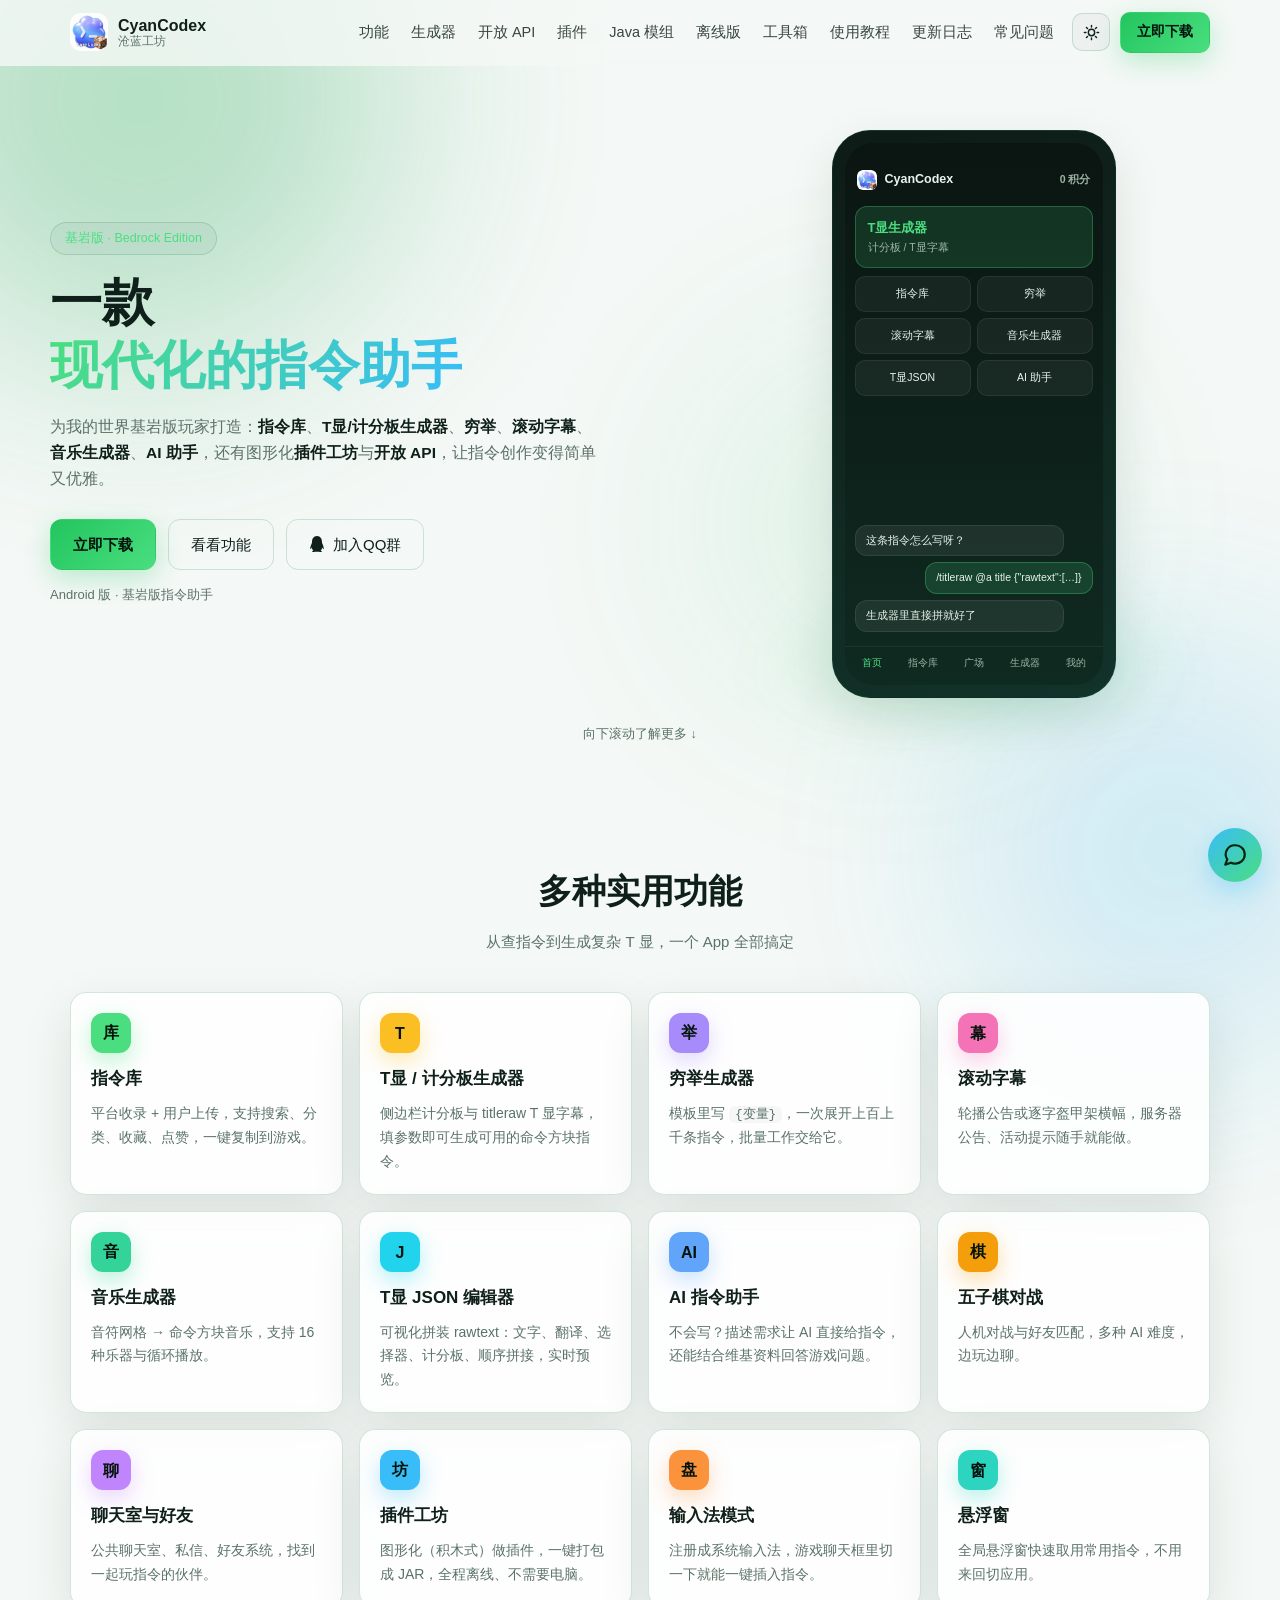
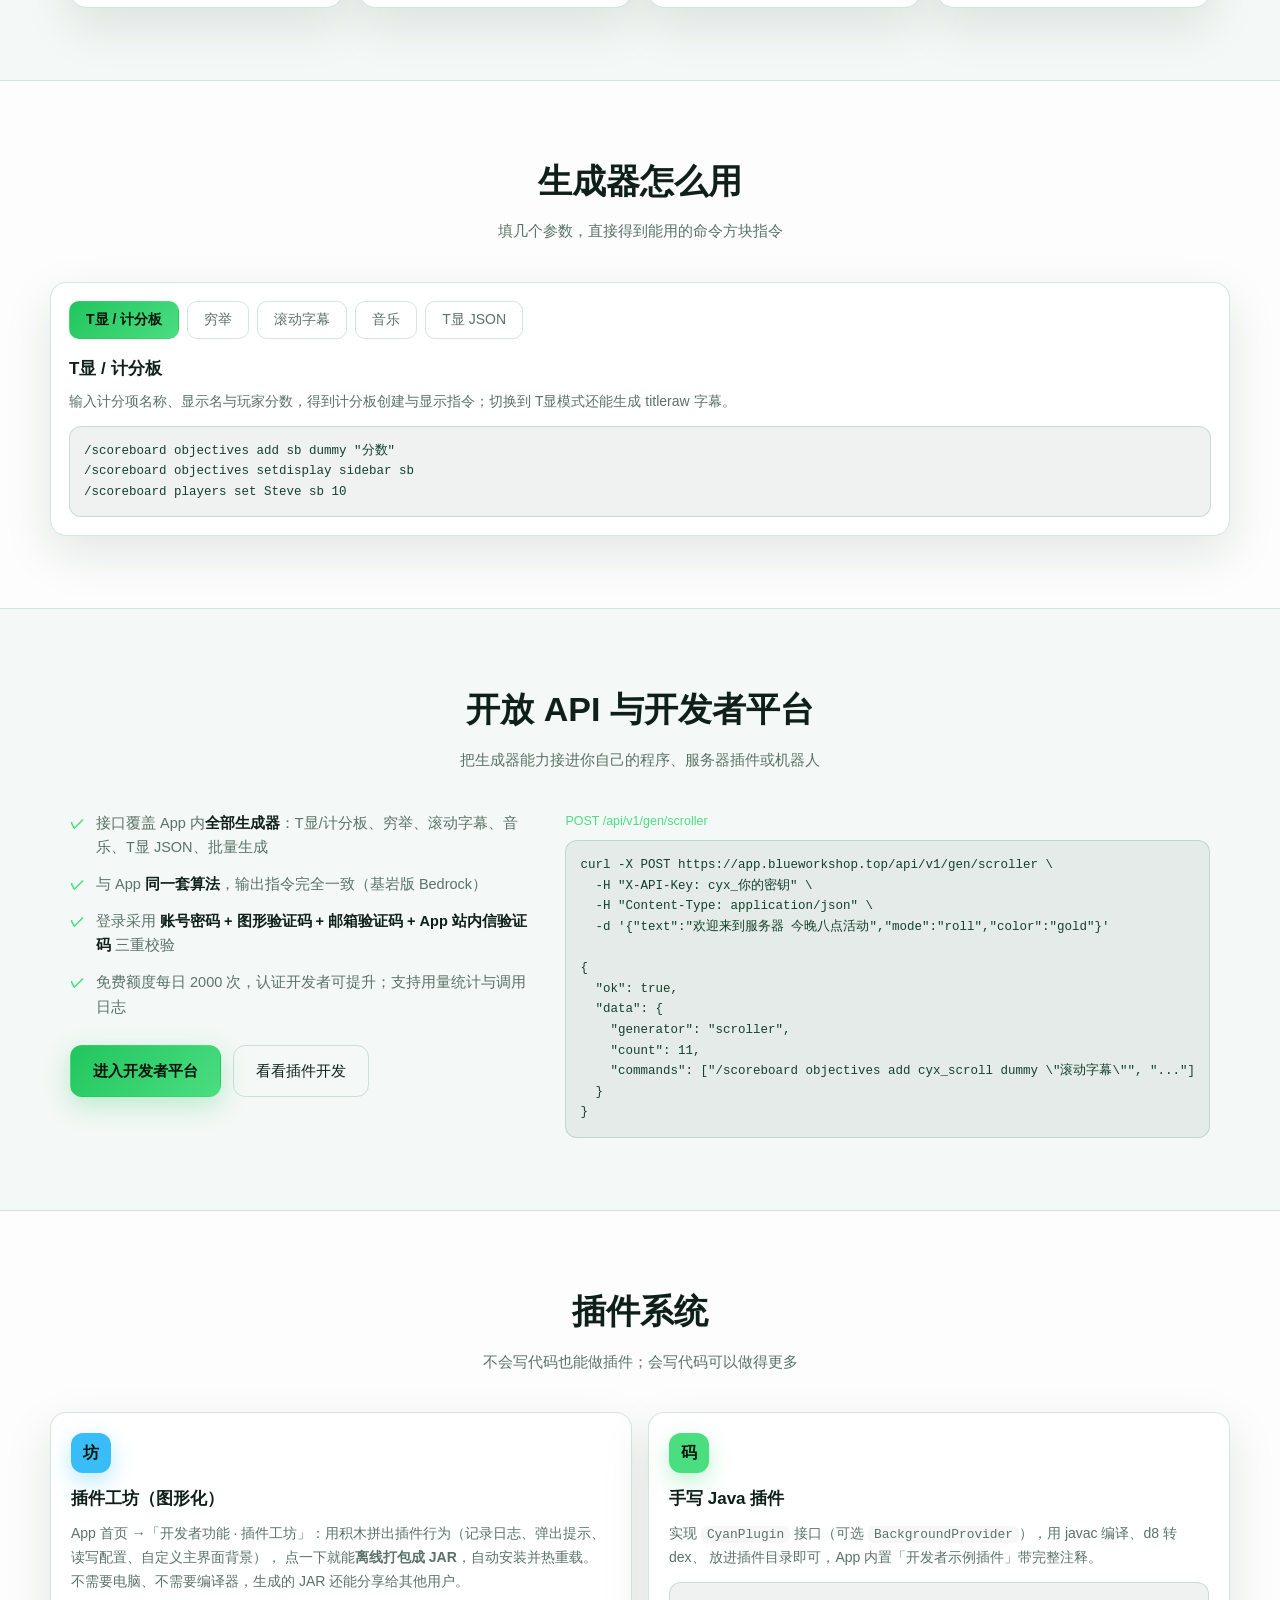
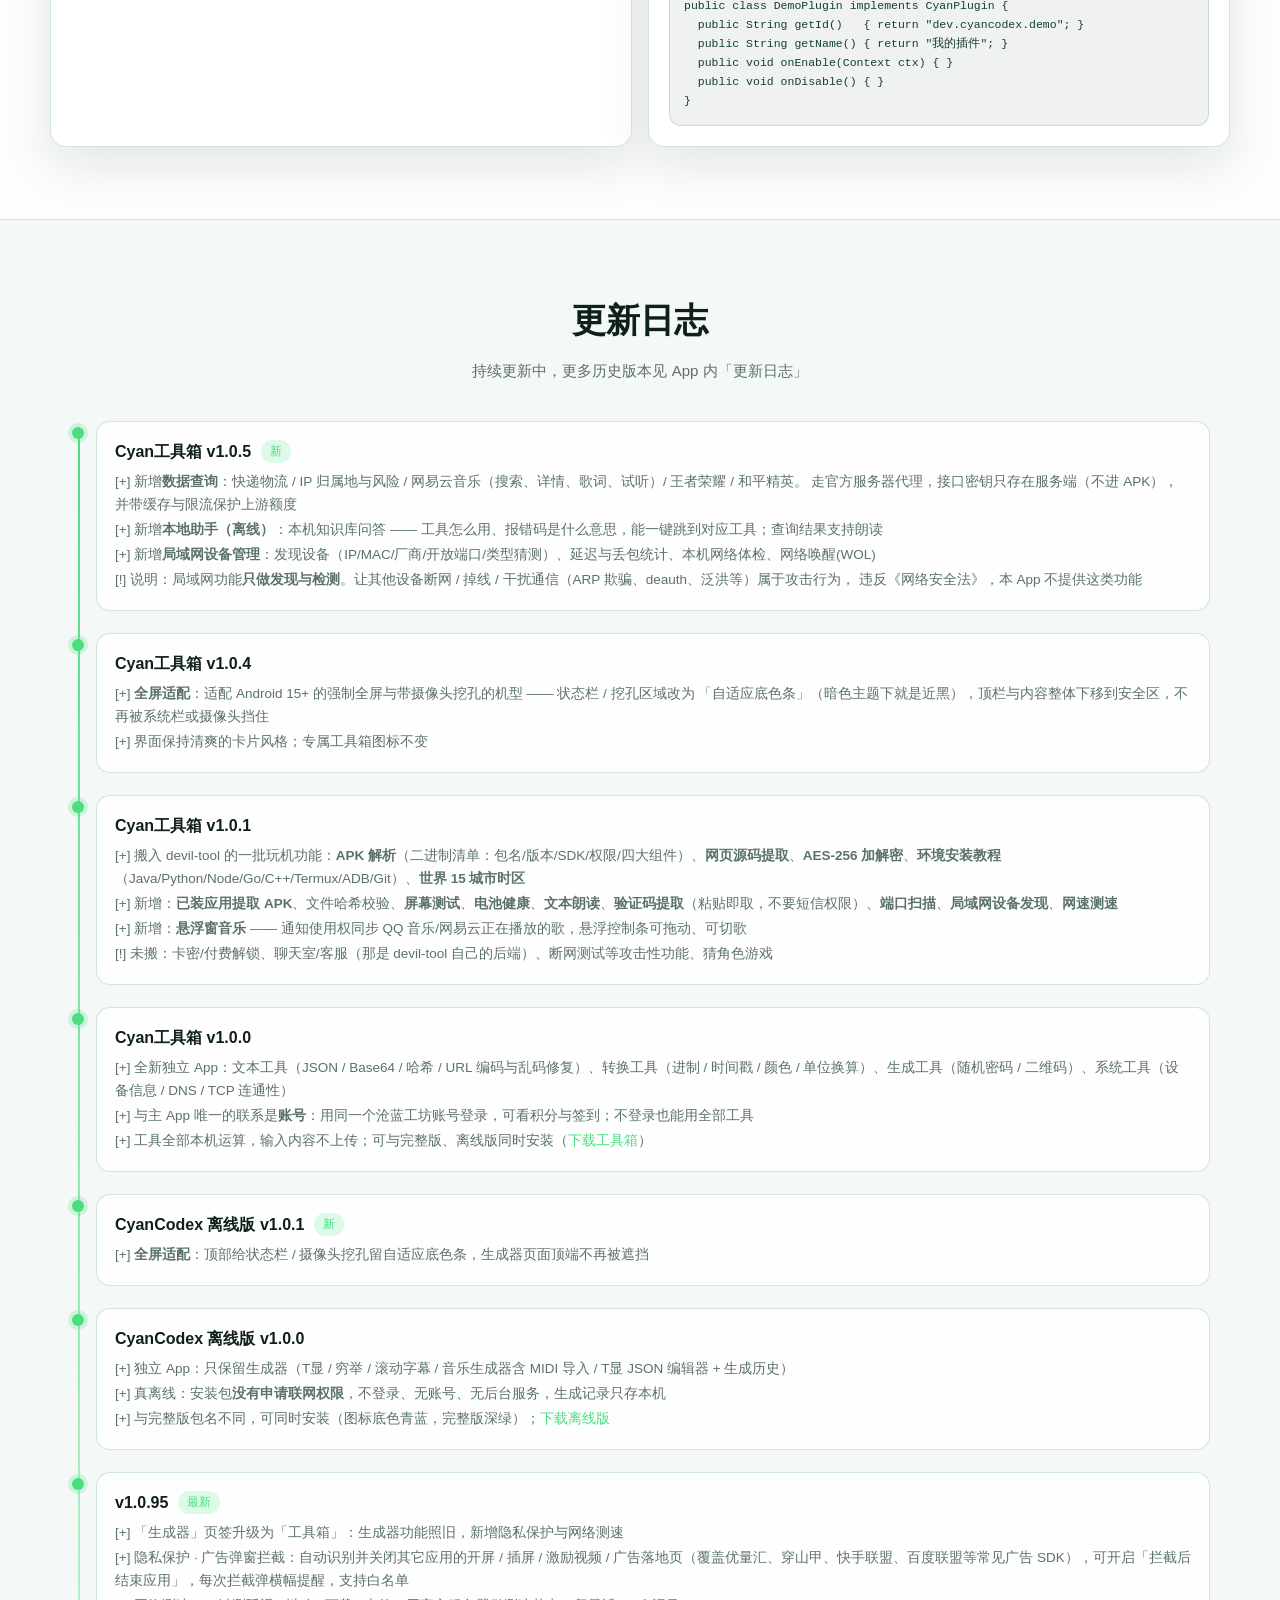
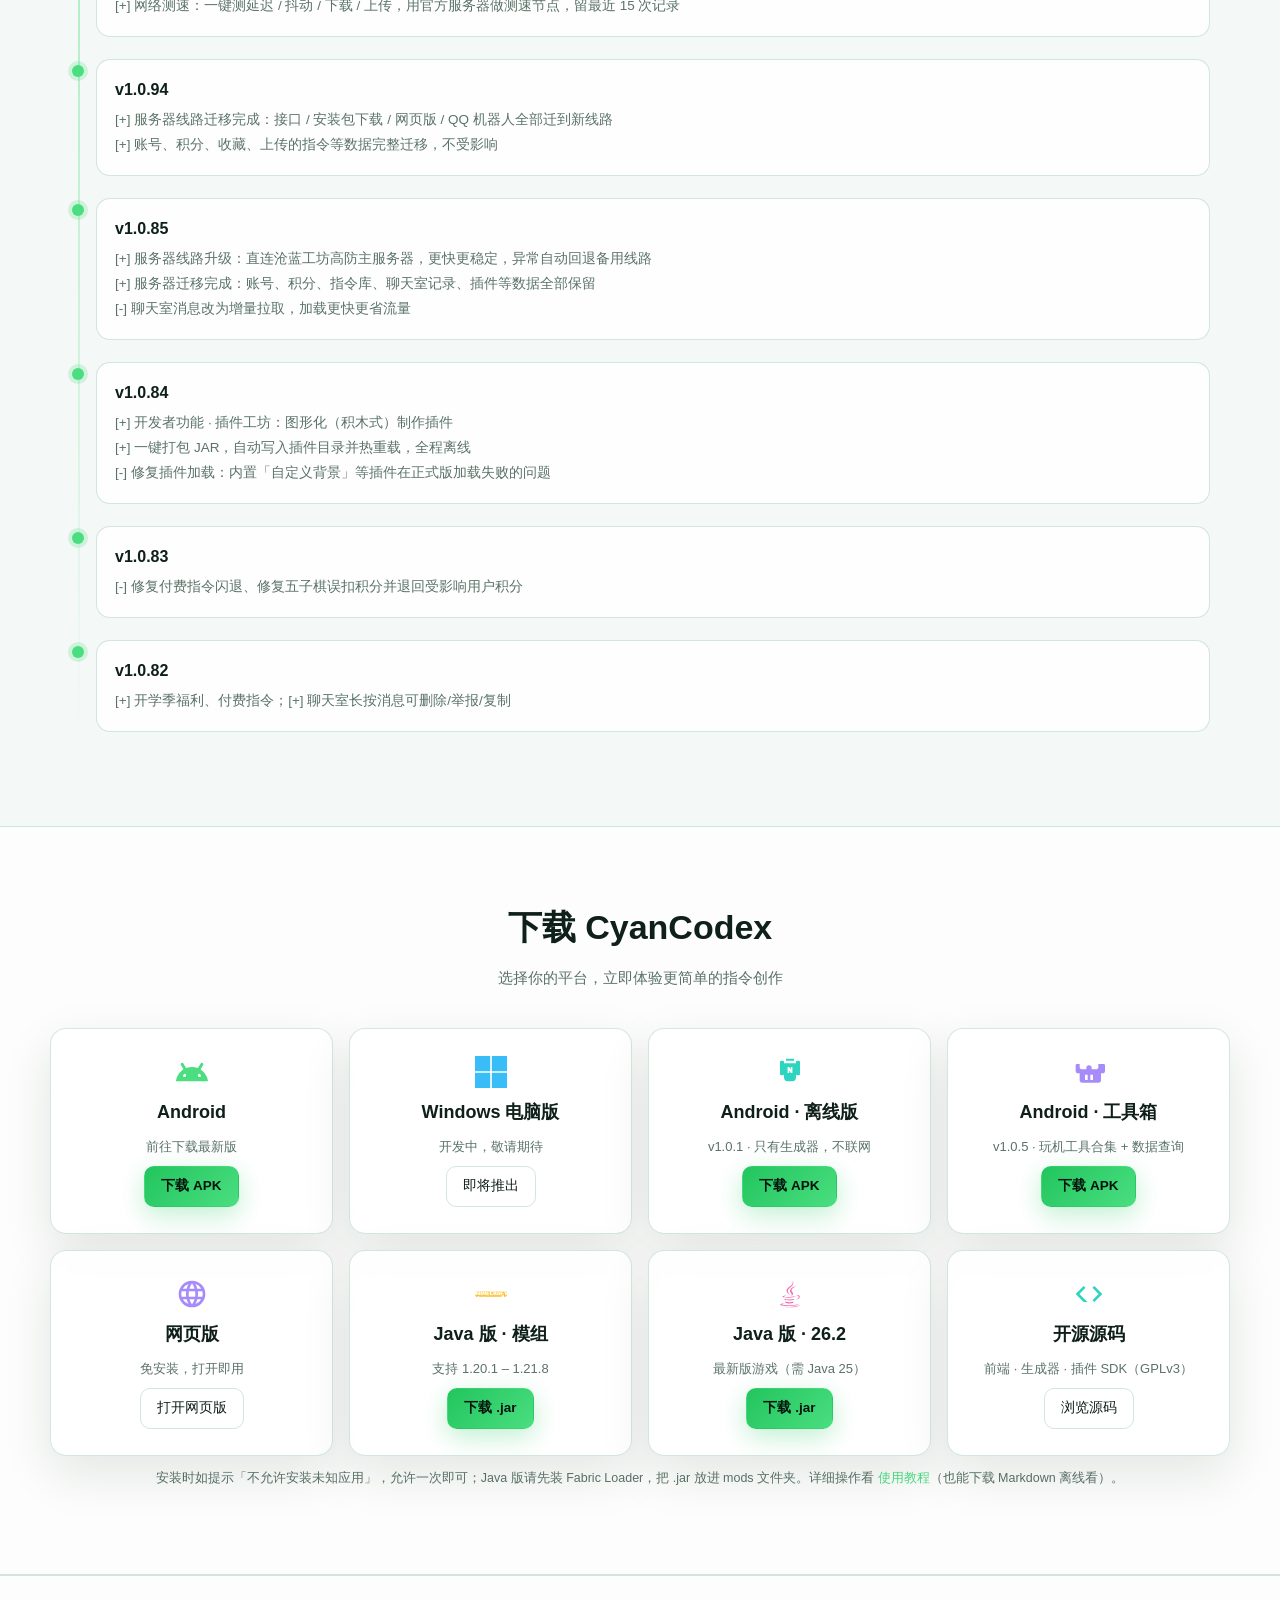
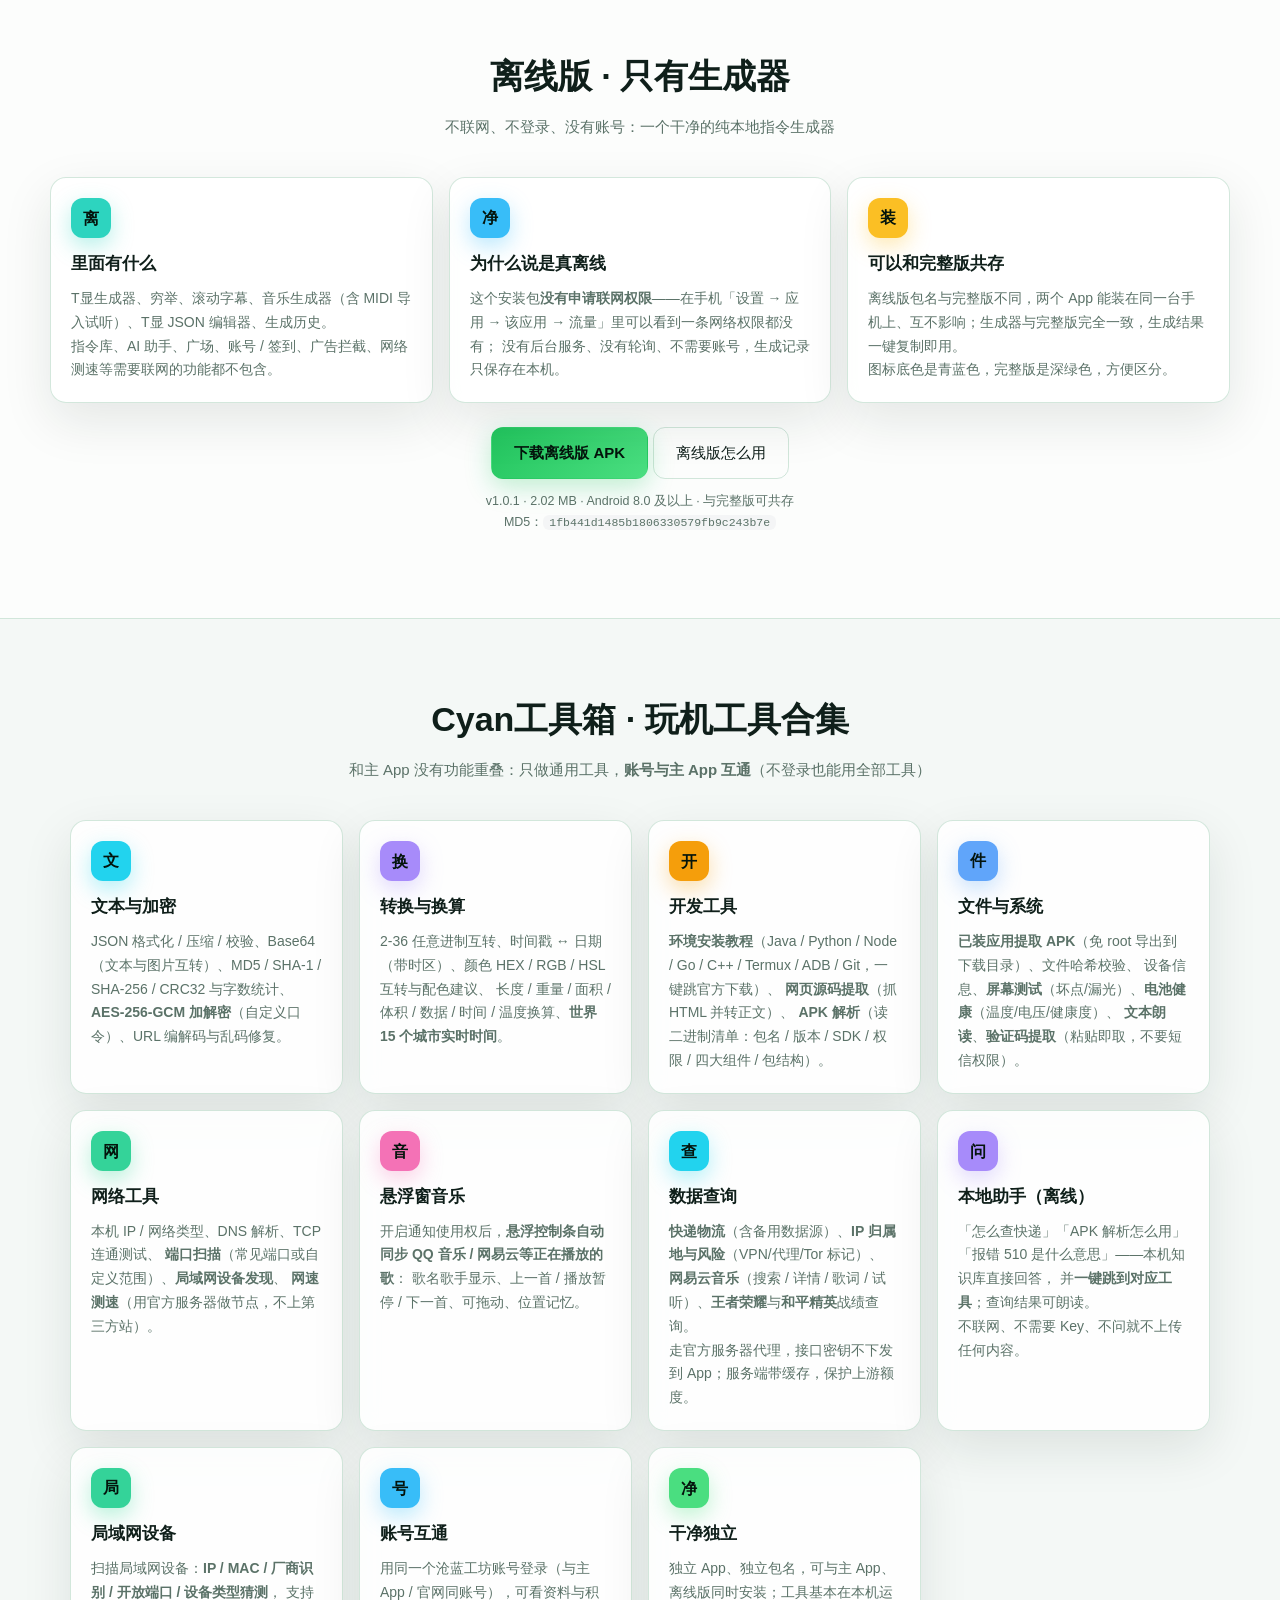
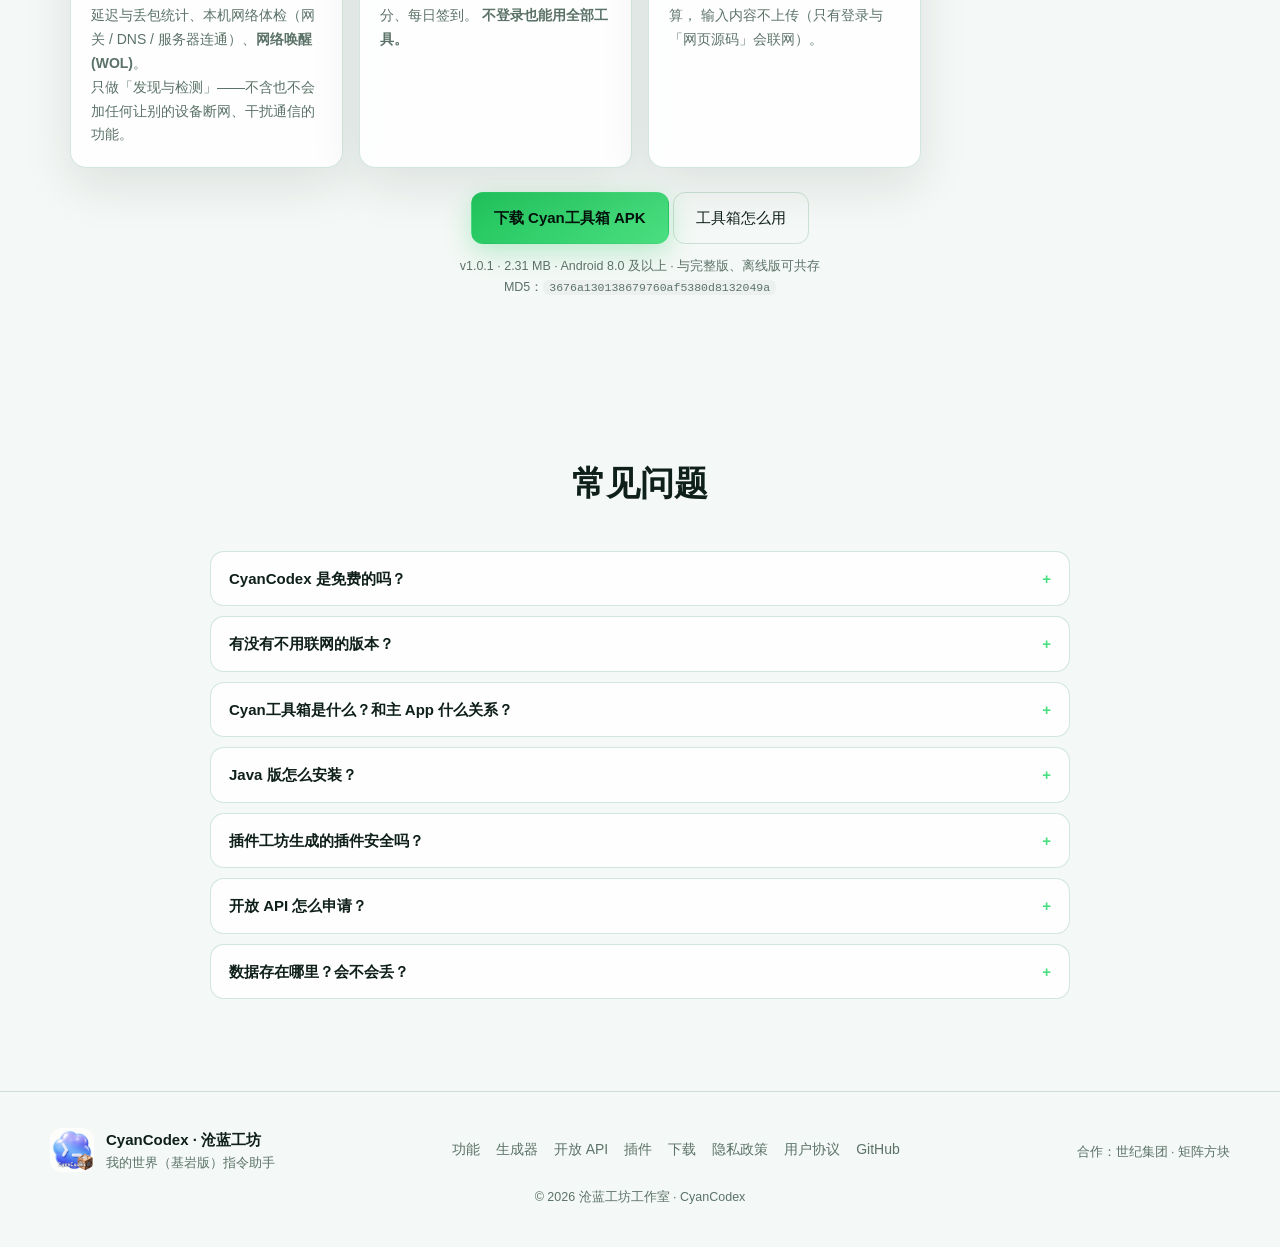
<file: official-site/index.html>
<!DOCTYPE html>
<html lang="zh-CN">
<head>
<meta charset="UTF-8">
<meta name="viewport" content="width=device-width, initial-scale=1.0">
<title>CyanCodex 沧蓝工坊 · 我的世界基岩版指令助手</title>
<meta name="description" content="CyanCodex（沧蓝工坊）是专为我的世界基岩版玩家打造的指令助手：海量指令库、T显/计分板生成器、穷举、滚动字幕、音乐生成器、AI 助手、插件工坊，还有开放 API 与开发者平台。">
<!-- OG:START 微信/社交平台分享卡片(由 .deploy/og/inject_og.py 生成, 勿手改) -->
<meta property="og:type" content="website">
<meta property="og:site_name" content="CyanCodex 沧蓝工坊">
<meta property="og:locale" content="zh_CN">
<meta property="og:title" content="CyanCodex 沧蓝工坊 · 基岩版指令助手">
<meta property="og:description" content="指令库、T显/计分板、穷举、滚动字幕、音乐生成器与 AI 助手，安卓 / 网页 / Java 模组全平台。">
<meta property="og:url" content="https://cyancodex.cn/">
<meta property="og:image" content="https://cyancodex.cn/assets/og-cover.png">
<meta property="og:image:width" content="478">
<meta property="og:image:height" content="478">
<meta property="og:image:type" content="image/png">
<meta property="og:image:alt" content="CyanCodex 沧蓝工坊 · 基岩版指令助手">
<!-- OG:END -->
<meta name="theme-color" content="#0B1512">
<link rel="canonical" href="https://cyancodex.cn/">
<link rel="icon" href="assets/logo-app.png">
<link rel="apple-touch-icon" href="assets/logo-app.png">
<link rel="stylesheet" href="style.css?v=20260913c">
  <link rel="stylesheet" href="assets/cs.css?v=1">
</head>
<body>
<div class="bg-glow g1"></div>
<div class="bg-glow g2"></div>
<div class="bg-glow g3"></div>

<!-- ===== 顶部导航 ===== -->
<header class="nav" id="nav">
  <div class="nav-inner">
    <a class="brand" href="#top">
      <img src="assets/logo-app.png" alt="CyanCodex">
      <span class="brand-text"><b>CyanCodex</b><i>沧蓝工坊</i></span>
    </a>
    <nav class="nav-links" id="nav-links">
      <a href="#features">功能</a>
      <a href="#generators">生成器</a>
      <a href="#api">开放 API</a>
      <a href="#plugins">插件</a>
      <a href="#download">Java 模组</a>
      <a href="#offline">离线版</a>
      <a href="#toolbox">工具箱</a>
      <a href="guide.html">使用教程</a>
      <a href="#changelog">更新日志</a>
      <a href="#faq">常见问题</a>
    </nav>
    <div class="nav-actions">
      <button class="icon-btn" id="theme-btn" title="切换主题">
        <svg viewBox="0 0 24 24" fill="none" stroke="currentColor" stroke-width="1.8" stroke-linecap="round">
          <path id="theme-ico" d="M21 12.79A9 9 0 1 1 11.21 3 7 7 0 0 0 21 12.79z"/>
        </svg>
      </button>
      <a class="btn primary small" id="nav-download" href="#download">立即下载</a>
      <button class="icon-btn menu-btn" id="menu-btn" title="菜单">
        <svg viewBox="0 0 24 24" fill="none" stroke="currentColor" stroke-width="2" stroke-linecap="round"><path d="M4 7h16M4 12h16M4 17h16"/></svg>
      </button>
    </div>
  </div>
</header>

<!-- ===== 首屏 ===== -->
<section class="hero" id="top">
  <div class="hero-inner">
    <div class="hero-text">
      <span class="pill">基岩版 · Bedrock Edition</span>
      <h1>一款<br><span class="grad">现代化的指令助手</span></h1>
      <p class="hero-sub">
        为我的世界基岩版玩家打造：<b>指令库</b>、<b>T显/计分板生成器</b>、<b>穷举</b>、<b>滚动字幕</b>、
        <b>音乐生成器</b>、<b>AI 助手</b>，还有图形化<b>插件工坊</b>与<b>开放 API</b>，让指令创作变得简单又优雅。
      </p>
      <div class="hero-actions">
        <a class="btn primary" id="hero-download" href="#download">立即下载</a>
        <a class="btn ghost" href="#features">看看功能</a>
        <a class="btn ghost" href="https://qun.qq.com/universal-share/share?ac=1&amp;authKey=hwdWfjhcrT2gyREXBglanWfdHTMjrjUvEvVSSg8%2FVGx8E10%2FEVdfp3H0OJPPTPdi&amp;busi_data=eyJncm91cENvZGUiOiIxMDY1MDI1ODc0IiwidG9rZW4iOiJiZ0JFVG9Uakc3ZDcrZkZyK0cxVStZOEErYU1Ja1o5S1ZjUFlYM0padVdsVUNGKytrZ1lidvkrakZ5YjhmbWR4IiwidWluIjoiMzYxNTc4NTc2OSJ9&amp;data=ZezSPJyBUEcAwSLrXEOkeiTVTvEZK8FRMEkY2BQdfpP_GIPfHokXrTLjcvEzf7ZehLL-nD00FXXW5z7Z2chqZA&amp;svctype=4&amp;tempid=h5_group_info" target="_blank" rel="noopener" title="QQ 群 1065025874 · 加入一起交流指令"><svg class="ico-svg" xmlns="http://www.w3.org/2000/svg" height="1em" viewBox="0 0 24 24"><path fill="currentColor" d="M21.395 15.035a40 40 0 0 0-.803-2.264l-1.079-2.695c.001-.032.014-.562.014-.836C19.526 4.632 17.351 0 12 0S4.474 4.632 4.474 9.241c0 .274.013.804.014.836l-1.08 2.695a39 39 0 0 0-.802 2.264c-1.021 3.283-.69 4.643-.438 4.673c.54.065 2.103-2.472 2.103-2.472c0 1.469.756 3.387 2.394 4.771c-.612.188-1.363.479-1.845.835c-.434.32-.379.646-.301.778c.343.578 5.883.369 7.482.189c1.6.18 7.14.389 7.483-.189c.078-.132.132-.458-.301-.778c-.483-.356-1.233-.646-1.846-.836c1.637-1.384 2.393-3.302 2.393-4.771c0 0 1.563 2.537 2.103 2.472c.251-.03.581-1.39-.438-4.673"/></svg>加入QQ群</a>
      </div>
      <div class="hero-meta" id="hero-meta">正在获取最新版本…</div>
    </div>

    <!-- 手机预览 (纯 CSS 绘制, 无需截图) -->
    <div class="phone-wrap">
      <div class="phone">
        <div class="phone-notch"></div>
        <div class="phone-screen">
          <div class="app-bar">
            <img src="assets/logo-app.png" alt="">
            <span>CyanCodex</span>
            <span class="app-bar-right">0 积分</span>
          </div>
          <div class="app-body">
            <div class="app-card primary">
              <div class="app-card-title">T显生成器</div>
              <div class="app-card-desc">计分板 / T显字幕</div>
            </div>
            <div class="app-grid">
              <div class="app-mini">指令库</div>
              <div class="app-mini">穷举</div>
              <div class="app-mini">滚动字幕</div>
              <div class="app-mini">音乐生成器</div>
              <div class="app-mini">T显JSON</div>
              <div class="app-mini">AI 助手</div>
            </div>
            <div class="app-chat">
              <div class="bubble left">这条指令怎么写呀？</div>
              <div class="bubble right">/titleraw @a title {"rawtext":[…]}</div>
              <div class="bubble left">生成器里直接拼就好了</div>
            </div>
          </div>
          <div class="app-tabbar">
            <span class="on">首页</span><span>指令库</span><span>广场</span><span>生成器</span><span>我的</span>
          </div>
        </div>
      </div>
      <div class="phone-glow"></div>
    </div>
  </div>
  <div class="scroll-hint">向下滚动了解更多 ↓</div>
</section>

<!-- ===== 功能 ===== -->
<section class="section" id="features">
  <div class="section-head">
    <h2>多种实用功能</h2>
    <p>从查指令到生成复杂 T 显，一个 App 全部搞定</p>
  </div>
  <div class="grid cards">
    <div class="card reveal">
      <div class="card-ico" style="--c:#4ADE80">库</div>
      <h3>指令库</h3>
      <p>平台收录 + 用户上传，支持搜索、分类、收藏、点赞，一键复制到游戏。</p>
    </div>
    <div class="card reveal">
      <div class="card-ico" style="--c:#FBBF24">T</div>
      <h3>T显 / 计分板生成器</h3>
      <p>侧边栏计分板与 titleraw T 显字幕，填参数即可生成可用的命令方块指令。</p>
    </div>
    <div class="card reveal">
      <div class="card-ico" style="--c:#A78BFA">举</div>
      <h3>穷举生成器</h3>
      <p>模板里写 <code>{变量}</code>，一次展开上百上千条指令，批量工作交给它。</p>
    </div>
    <div class="card reveal">
      <div class="card-ico" style="--c:#F472B6">幕</div>
      <h3>滚动字幕</h3>
      <p>轮播公告或逐字盔甲架横幅，服务器公告、活动提示随手就能做。</p>
    </div>
    <div class="card reveal">
      <div class="card-ico" style="--c:#34D399">音</div>
      <h3>音乐生成器</h3>
      <p>音符网格 → 命令方块音乐，支持 16 种乐器与循环播放。</p>
    </div>
    <div class="card reveal">
      <div class="card-ico" style="--c:#22D3EE">J</div>
      <h3>T显 JSON 编辑器</h3>
      <p>可视化拼装 rawtext：文字、翻译、选择器、计分板、顺序拼接，实时预览。</p>
    </div>
    <div class="card reveal">
      <div class="card-ico" style="--c:#60A5FA">AI</div>
      <h3>AI 指令助手</h3>
      <p>不会写？描述需求让 AI 直接给指令，还能结合维基资料回答游戏问题。</p>
    </div>
    <div class="card reveal">
      <div class="card-ico" style="--c:#F59E0B">棋</div>
      <h3>五子棋对战</h3>
      <p>人机对战与好友匹配，多种 AI 难度，边玩边聊。</p>
    </div>
    <div class="card reveal">
      <div class="card-ico" style="--c:#C084FC">聊</div>
      <h3>聊天室与好友</h3>
      <p>公共聊天室、私信、好友系统，找到一起玩指令的伙伴。</p>
    </div>
    <div class="card reveal">
      <div class="card-ico" style="--c:#38BDF8">坊</div>
      <h3>插件工坊</h3>
      <p>图形化（积木式）做插件，一键打包成 JAR，全程离线、不需要电脑。</p>
    </div>
    <div class="card reveal">
      <div class="card-ico" style="--c:#FB923C">盘</div>
      <h3>输入法模式</h3>
      <p>注册成系统输入法，游戏聊天框里切一下就能一键插入指令。</p>
    </div>
    <div class="card reveal">
      <div class="card-ico" style="--c:#2DD4BF">窗</div>
      <h3>悬浮窗</h3>
      <p>全局悬浮窗快速取用常用指令，不用来回切应用。</p>
    </div>
  </div>
</section>

<!-- ===== 生成器示例 ===== -->
<section class="section alt" id="generators">
  <div class="section-head">
    <h2>生成器怎么用</h2>
    <p>填几个参数，直接得到能用的命令方块指令</p>
  </div>
  <div class="tabs">
    <div class="tab-bar" id="gen-tabs">
      <button class="tab on" data-tab="sb">T显 / 计分板</button>
      <button class="tab" data-tab="enum">穷举</button>
      <button class="tab" data-tab="scroll">滚动字幕</button>
      <button class="tab" data-tab="music">音乐</button>
      <button class="tab" data-tab="raw">T显 JSON</button>
    </div>
    <div class="tab-panels">
      <div class="panel on" data-panel="sb">
        <h3>T显 / 计分板</h3>
        <p>输入计分项名称、显示名与玩家分数，得到计分板创建与显示指令；切换到 T显模式还能生成 titleraw 字幕。</p>
        <pre class="code">/scoreboard objectives add sb dummy "分数"
/scoreboard objectives setdisplay sidebar sb
/scoreboard players set Steve sb 10</pre>
      </div>
      <div class="panel" data-panel="enum">
        <h3>穷举</h3>
        <p>模板 + 变量候选值，自动做笛卡尔积批量展开，一次生成成百上千条指令。</p>
        <pre class="code">模板: give @p {item} {n}
变量: item = apple, bread    n = 1, 2

give @p apple 1
give @p apple 2
give @p bread 1
give @p bread 2</pre>
      </div>
      <div class="panel" data-panel="scroll">
        <h3>滚动字幕</h3>
        <p>按空格分词做轮播公告，或生成逐字盔甲架横幅，附带节拍器与复位指令。</p>
        <pre class="code">/scoreboard objectives add cyx_scroll dummy "滚动字幕"
/execute as @a run scoreboard players add @s cyx_scroll 1
/execute as @a if score @s cyx_scroll matches 1 run titleraw @a title {"rawtext":[{"text":"欢迎来到服务器","color":"gold"}]}</pre>
      </div>
      <div class="panel" data-panel="music">
        <h3>音乐生成器</h3>
        <p>在网格里放音符，自动按 tick 分组生成 playsound 指令，16 种乐器可选。</p>
        <pre class="code">/execute as @a if score @s cyx_music matches 0 run playsound note.harp @s ~ ~ ~ 1 0.500
/execute as @a if score @s cyx_music matches 1 run playsound note.bell @s ~ ~ ~ 1 1.000</pre>
      </div>
      <div class="panel" data-panel="raw">
        <h3>T显 JSON 编辑器</h3>
        <p>把文字、玩家名、分数、翻译等元素拼成 rawtext，实时预览玩家看到的效果。</p>
        <pre class="code">/titleraw @a title {"rawtext":[
  {"text":"欢迎 "},
  {"selector":"@p"},
  {"text":" 你的分数 "},
  {"score":{"name":"@s","objective":"sb"}}
]}</pre>
      </div>
    </div>
  </div>
</section>

<!-- ===== 开放 API ===== -->
<section class="section" id="api">
  <div class="section-head">
    <h2>开放 API 与开发者平台</h2>
    <p>把生成器能力接进你自己的程序、服务器插件或机器人</p>
  </div>
  <div class="api-wrap">
    <div class="api-text">
      <ul class="ticks">
        <li>接口覆盖 App 内<b>全部生成器</b>：T显/计分板、穷举、滚动字幕、音乐、T显 JSON、批量生成</li>
        <li>与 App <b>同一套算法</b>，输出指令完全一致（基岩版 Bedrock）</li>
        <li>登录采用 <b>账号密码 + 图形验证码 + 邮箱验证码 + App 站内信验证码</b> 三重校验</li>
        <li>免费额度每日 2000 次，认证开发者可提升；支持用量统计与调用日志</li>
      </ul>
      <div class="hero-actions">
        <a class="btn primary" href="https://app.blueworkshop.top/dev/" target="_blank" rel="noopener">进入开发者平台</a>
        <a class="btn ghost" href="#plugins">看看插件开发</a>
      </div>
    </div>
    <div class="api-code">
      <div class="code-head">POST /api/v1/gen/scroller</div>
      <pre class="code">curl -X POST https://app.blueworkshop.top/api/v1/gen/scroller \
  -H "X-API-Key: cyx_你的密钥" \
  -H "Content-Type: application/json" \
  -d '{"text":"欢迎来到服务器 今晚八点活动","mode":"roll","color":"gold"}'

{
  "ok": true,
  "data": {
    "generator": "scroller",
    "count": 11,
    "commands": ["/scoreboard objectives add cyx_scroll dummy \"滚动字幕\"", "..."]
  }
}</pre>
    </div>
  </div>
</section>

<!-- ===== 插件 ===== -->
<section class="section alt" id="plugins">
  <div class="section-head">
    <h2>插件系统</h2>
    <p>不会写代码也能做插件；会写代码可以做得更多</p>
  </div>
  <div class="grid two">
    <div class="card reveal">
      <div class="card-ico" style="--c:#38BDF8">坊</div>
      <h3>插件工坊（图形化）</h3>
      <p>App 首页 →「开发者功能 · 插件工坊」：用积木拼出插件行为（记录日志、弹出提示、读写配置、自定义主界面背景），
        点一下就能<b>离线打包成 JAR</b>，自动安装并热重载。</p>
      <p class="muted small">不需要电脑、不需要编译器，生成的 JAR 还能分享给其他用户。</p>
    </div>
    <div class="card reveal">
      <div class="card-ico" style="--c:#4ADE80">码</div>
      <h3>手写 Java 插件</h3>
      <p>实现 <code>CyanPlugin</code> 接口（可选 <code>BackgroundProvider</code>），用 javac 编译、d8 转 dex、
        放进插件目录即可，App 内置「开发者示例插件」带完整注释。</p>
      <pre class="code small">public class DemoPlugin implements CyanPlugin {
  public String getId()   { return "dev.cyancodex.demo"; }
  public String getName() { return "我的插件"; }
  public void onEnable(Context ctx) { }
  public void onDisable() { }
}</pre>
    </div>
  </div>
</section>

<!-- ===== 更新日志 ===== -->
<section class="section" id="changelog">
  <div class="section-head">
    <h2>更新日志</h2>
    <p>持续更新中，更多历史版本见 App 内「更新日志」</p>
  </div>
  <div class="timeline" id="timeline">
    <div class="tl-item reveal">
      <div class="tl-dot"></div>
      <div class="tl-body">
        <div class="tl-head"><b>Cyan工具箱 v1.0.5</b><span class="tl-tag">新</span></div>
        <p>[+] 新增<b>数据查询</b>：快递物流 / IP 归属地与风险 / 网易云音乐（搜索、详情、歌词、试听）/ 王者荣耀 / 和平精英。
          走官方服务器代理，接口密钥只存在服务端（不进 APK），并带缓存与限流保护上游额度</p>
        <p>[+] 新增<b>本地助手（离线）</b>：本机知识库问答 —— 工具怎么用、报错码是什么意思，能一键跳到对应工具；查询结果支持朗读</p>
        <p>[+] 新增<b>局域网设备管理</b>：发现设备（IP/MAC/厂商/开放端口/类型猜测）、延迟与丢包统计、本机网络体检、网络唤醒(WOL)</p>
        <p>[!] 说明：局域网功能<b>只做发现与检测</b>。让其他设备断网 / 掉线 / 干扰通信（ARP 欺骗、deauth、泛洪等）属于攻击行为，
          违反《网络安全法》，本 App 不提供这类功能</p>
      </div>
    </div>
    <div class="tl-item reveal">
      <div class="tl-dot"></div>
      <div class="tl-body">
        <div class="tl-head"><b>Cyan工具箱 v1.0.4</b></div>
        <p>[+] <b>全屏适配</b>：适配 Android 15+ 的强制全屏与带摄像头挖孔的机型 —— 状态栏 / 挖孔区域改为
          「自适应底色条」（暗色主题下就是近黑），顶栏与内容整体下移到安全区，不再被系统栏或摄像头挡住</p>
        <p>[+] 界面保持清爽的卡片风格；专属工具箱图标不变</p>
      </div>
    </div>
        <div class="tl-item reveal">
      <div class="tl-dot"></div>
      <div class="tl-body">
        <div class="tl-head"><b>Cyan工具箱 v1.0.1</b></div>
        <p>[+] 搬入 devil-tool 的一批玩机功能：<b>APK 解析</b>（二进制清单：包名/版本/SDK/权限/四大组件）、<b>网页源码提取</b>、<b>AES-256 加解密</b>、<b>环境安装教程</b>（Java/Python/Node/Go/C++/Termux/ADB/Git）、<b>世界 15 城市时区</b></p>
        <p>[+] 新增：<b>已装应用提取 APK</b>、文件哈希校验、<b>屏幕测试</b>、<b>电池健康</b>、<b>文本朗读</b>、<b>验证码提取</b>（粘贴即取，不要短信权限）、<b>端口扫描</b>、<b>局域网设备发现</b>、<b>网速测速</b></p>
        <p>[+] 新增：<b>悬浮窗音乐</b> —— 通知使用权同步 QQ 音乐/网易云正在播放的歌，悬浮控制条可拖动、可切歌</p>
        <p>[!] 未搬：卡密/付费解锁、聊天室/客服（那是 devil-tool 自己的后端）、断网测试等攻击性功能、猜角色游戏</p>
      </div>
    </div>
    <div class="tl-item reveal">
      <div class="tl-dot"></div>
      <div class="tl-body">
        <div class="tl-head"><b>Cyan工具箱 v1.0.0</b></div>
        <p>[+] 全新独立 App：文本工具（JSON / Base64 / 哈希 / URL 编码与乱码修复）、转换工具（进制 / 时间戳 / 颜色 / 单位换算）、生成工具（随机密码 / 二维码）、系统工具（设备信息 / DNS / TCP 连通性）</p>
        <p>[+] 与主 App 唯一的联系是<b>账号</b>：用同一个沧蓝工坊账号登录，可看积分与签到；不登录也能用全部工具</p>
        <p>[+] 工具全部本机运算，输入内容不上传；可与完整版、离线版同时安装（<a href="#toolbox">下载工具箱</a>）</p>
      </div>
    </div>
    <div class="tl-item reveal">
      <div class="tl-dot"></div>
      <div class="tl-body">
        <div class="tl-head"><b>CyanCodex 离线版 v1.0.1</b><span class="tl-tag">新</span></div>
        <p>[+] <b>全屏适配</b>：顶部给状态栏 / 摄像头挖孔留自适应底色条，生成器页面顶端不再被遮挡</p>
      </div>
    </div>
    <div class="tl-item reveal">
      <div class="tl-dot"></div>
      <div class="tl-body">
        <div class="tl-head"><b>CyanCodex 离线版 v1.0.0</b></div>
        <p>[+] 独立 App：只保留生成器（T显 / 穷举 / 滚动字幕 / 音乐生成器含 MIDI 导入 / T显 JSON 编辑器 + 生成历史）</p>
        <p>[+] 真离线：安装包<b>没有申请联网权限</b>，不登录、无账号、无后台服务，生成记录只存本机</p>
        <p>[+] 与完整版包名不同，可同时安装（图标底色青蓝，完整版深绿）；<a href="#offline">下载离线版</a></p>
      </div>
    </div>
    <div class="tl-item reveal">
      <div class="tl-dot"></div>
      <div class="tl-body">
        <div class="tl-head"><b>v1.0.95</b><span class="tl-tag">最新</span></div>
        <p>[+] 「生成器」页签升级为「工具箱」：生成器功能照旧，新增隐私保护与网络测速</p>
        <p>[+] 隐私保护 · 广告弹窗拦截：自动识别并关闭其它应用的开屏 / 插屏 / 激励视频 / 广告落地页（覆盖优量汇、穿山甲、快手联盟、百度联盟等常见广告 SDK），可开启「拦截后结束应用」，每次拦截弹横幅提醒，支持白名单</p>
        <p>[+] 网络测速：一键测延迟 / 抖动 / 下载 / 上传，用官方服务器做测速节点，留最近 15 次记录</p>
      </div>
    </div>
    <div class="tl-item reveal">
      <div class="tl-dot"></div>
      <div class="tl-body">
        <div class="tl-head"><b>v1.0.94</b></div>
        <p>[+] 服务器线路迁移完成：接口 / 安装包下载 / 网页版 / QQ 机器人全部迁到新线路</p>
        <p>[+] 账号、积分、收藏、上传的指令等数据完整迁移，不受影响</p>
      </div>
    </div>
    <div class="tl-item reveal">
      <div class="tl-dot"></div>
      <div class="tl-body">
        <div class="tl-head"><b>v1.0.85</b></div>
        <p>[+] 服务器线路升级：直连沧蓝工坊高防主服务器，更快更稳定，异常自动回退备用线路</p>
        <p>[+] 服务器迁移完成：账号、积分、指令库、聊天室记录、插件等数据全部保留</p>
        <p>[-] 聊天室消息改为增量拉取，加载更快更省流量</p>
      </div>
    </div>
    <div class="tl-item reveal">
      <div class="tl-dot"></div>
      <div class="tl-body">
        <div class="tl-head"><b>v1.0.84</b></div>
        <p>[+] 开发者功能 · 插件工坊：图形化（积木式）制作插件</p>
        <p>[+] 一键打包 JAR，自动写入插件目录并热重载，全程离线</p>
        <p>[-] 修复插件加载：内置「自定义背景」等插件在正式版加载失败的问题</p>
      </div>
    </div>
    <div class="tl-item reveal">
      <div class="tl-dot"></div>
      <div class="tl-body">
        <div class="tl-head"><b>v1.0.83</b></div>
        <p>[-] 修复付费指令闪退、修复五子棋误扣积分并退回受影响用户积分</p>
      </div>
    </div>
    <div class="tl-item reveal">
      <div class="tl-dot"></div>
      <div class="tl-body">
        <div class="tl-head"><b>v1.0.82</b></div>
        <p>[+] 开学季福利、付费指令；[+] 聊天室长按消息可删除/举报/复制</p>
      </div>
    </div>
  </div>
</section>

<!-- ===== 下载 ===== -->
<section class="section alt" id="download">
  <div class="section-head">
    <h2>下载 CyanCodex</h2>
    <p>选择你的平台，立即体验更简单的指令创作</p>
  </div>
  <div class="grid three">
    <a class="dl-card reveal" id="dl-android" href="#" target="_blank" rel="noopener">
      <div class="dl-ico" style="color:#4ADE80" title="Android"><svg class="ico-svg" xmlns="http://www.w3.org/2000/svg" height="1em" viewBox="0 0 24 24"><path fill="currentColor" d="M18.44 5.559q-1.015 1.748-2.028 3.498q-.055-.023-.111-.043a12.1 12.1 0 0 0-8.68.033C7.537 8.897 5.868 6.026 5.6 5.56a1 1 0 0 0-.141-.19a1.104 1.104 0 0 0-1.768 1.298c1.947 3.37-.096-.216 1.948 3.36c.017.03-.495.263-1.393 1.017C2.9 12.176.452 14.772 0 18.99h24a11.7 11.7 0 0 0-.746-3.068a12.1 12.1 0 0 0-2.74-4.184a12 12 0 0 0-2.131-1.687c.66-1.122 1.312-2.256 1.965-3.385a1.11 1.11 0 0 0-.008-1.12a1.1 1.1 0 0 0-.852-.532c-.522-.054-.939.313-1.049.545m-.04 8.46c.395.593.324 1.331-.156 1.65c-.48.32-1.188.1-1.582-.493s-.324-1.33.156-1.65c.473-.316 1.182-.11 1.582.494m-11.193-.492c.48.32.55 1.058.156 1.65c-.394.593-1.103.815-1.584.495c-.48-.32-.55-1.058-.156-1.65c.4-.603 1.109-.811 1.584-.495"/></svg></div>
      <h3>Android</h3>
      <p class="dl-ver" id="dl-ver">获取中…</p>
      <span class="btn primary small">下载 APK</span>
    </a>
    <div class="dl-card disabled reveal">
      <div class="dl-ico" style="color:#38BDF8" title="Windows"><svg class="ico-svg" xmlns="http://www.w3.org/2000/svg" height="1em" viewBox="0 0 24 24"><path fill="currentColor" d="M0 0h11.377v11.372H0Zm12.623 0H24v11.372H12.623ZM0 12.623h11.377V24H0Zm12.623 0H24V24H12.623"/></svg></div>
      <h3>Windows 电脑版</h3>
      <p class="dl-ver">开发中，敬请期待</p>
      <span class="btn ghost small">即将推出</span>
    </div>
    <a class="dl-card reveal" href="https://app.blueworkshop.top/downloads/CyanCodex-Offline-v1.0.1.apk" download>
      <div class="dl-ico" style="color:#2DD4BF" title="Android 离线版"><svg class="ico-svg" xmlns="http://www.w3.org/2000/svg" height="1em" viewBox="0 0 24 24"><path fill="currentColor" d="M17.5 3.5a1 1 0 0 0-1 1v9a1 1 0 0 0 1 1h1a1 1 0 0 0 1-1v-9a1 1 0 0 0-1-1zM5.5 3.5a1 1 0 0 0-1 1v9a1 1 0 0 0 1 1h1a1 1 0 0 0 1-1v-9a1 1 0 0 0-1-1zM9 2h6v1.5H9zM7.5 5.5h9V16a3 3 0 0 1-3 3h-3a3 3 0 0 1-3-3zM10.2 8.2v4.6h1.2v-2l1.2 2h1.2V8.2h-1.2v2l-1.2-2z"/></svg></div>
      <h3>Android · 离线版</h3>
      <p class="dl-ver">v1.0.1 · 只有生成器，不联网</p>
      <span class="btn primary small">下载 APK</span>
    </a>
    <a class="dl-card reveal" href="https://app.blueworkshop.top/downloads/CyanToolbox-v1.0.5.apk" download>
      <div class="dl-ico" style="color:#A78BFA" title="Cyan工具箱"><svg class="ico-svg" xmlns="http://www.w3.org/2000/svg" height="1em" viewBox="0 0 24 24"><path fill="currentColor" d="M21 6h-2v2a2 2 0 0 1-2 2h-3v-1a2 2 0 1 0-4 0v1H7a2 2 0 0 1-2-2V6H3a1 1 0 0 0-1 1v4a2 2 0 0 0 2 2h1v5a2 2 0 0 0 2 2h12a2 2 0 0 0 2-2v-5h1a2 2 0 0 0 2-2V7a1 1 0 0 0-1-1zM9 18v-4h2v4zm4 0v-4h2v4z"/></svg></div>
      <h3>Android · 工具箱</h3>
      <p class="dl-ver">v1.0.5 · 玩机工具合集 + 数据查询</p>
      <span class="btn primary small">下载 APK</span>
    </a>
    <a class="dl-card reveal" href="https://app.blueworkshop.top/web/" target="_blank" rel="noopener">
      <div class="dl-ico" style="color:#A78BFA" title="网页版"><svg class="ico-svg" xmlns="http://www.w3.org/2000/svg" height="1em" viewBox="0 0 24 24"><path fill="currentColor" d="M16.36 14c.08-.66.14-1.32.14-2s-.06-1.34-.14-2h3.38c.16.64.26 1.31.26 2s-.1 1.36-.26 2m-5.15 5.56c.6-1.11 1.06-2.31 1.38-3.56h2.95a8.03 8.03 0 0 1-4.33 3.56M14.34 14H9.66c-.1-.66-.16-1.32-.16-2s.06-1.35.16-2h4.68c.09.65.16 1.32.16 2s-.07 1.34-.16 2M12 19.96c-.83-1.2-1.5-2.53-1.91-3.96h3.82c-.41 1.43-1.08 2.76-1.91 3.96M8 8H5.08A7.92 7.92 0 0 1 9.4 4.44C8.8 5.55 8.35 6.75 8 8m-2.92 8H8c.35 1.25.8 2.45 1.4 3.56A8 8 0 0 1 5.08 16m-.82-2C4.1 13.36 4 12.69 4 12s.1-1.36.26-2h3.38c-.08.66-.14 1.32-.14 2s.06 1.34.14 2M12 4.03c.83 1.2 1.5 2.54 1.91 3.97h-3.82c.41-1.43 1.08-2.77 1.91-3.97M18.92 8h-2.95a15.7 15.7 0 0 0-1.38-3.56c1.84.63 3.37 1.9 4.33 3.56M12 2C6.47 2 2 6.5 2 12a10 10 0 0 0 10 10a10 10 0 0 0 10-10A10 10 0 0 0 12 2"/></svg></div>
      <h3>网页版</h3>
      <p class="dl-ver">免安装，打开即用</p>
      <span class="btn ghost small">打开网页版</span>
    </a>
    <a class="dl-card reveal" href="downloads/cyancodex-fabric-1.0.0%2B1.20.1-1.21.8.jar" download>
      <div class="dl-ico" style="color:#FBBF24" title="Java 版模组"><svg class="ico-svg" xmlns="http://www.w3.org/2000/svg" height="1em" viewBox="0 0 24 24"><path fill="currentColor" d="m23.74 10.006l-2.443.002l-.076.12l-.03-.118h-2.458l-.06.136l-.023-.136l-2.48.003l-.043.161l-.016-.161l-2.503.002l-.023.265l-.007-.265l-2.518.005l-.01.242l-.025-.242l-2.495.002l-.016.157l-.044-.157H7.267l-.097.67l-.055-.138l-.025-.002l-.21-.53l-1.189.002l-.023.13l-.062-.13H4.431l-.03.12l-.07-.12l-1.165.003l-.136.523h-.316l-.06.228l-.55-.751l-1.134.002L0 13.04l1.03.954h1.124l.178-.67l.087.097h.3l.5.573h1.154l.023-.108l.081.108h1.164l.02-.117l.074.117H6.91l.09-.629l.302.63H8.49l.014-.146l.05.145h2.475l.01-.228l.027.228h2.495l.023-.25l.01.25h1.223l.04-.175l.01.175h1.21l.051-.152l.014.152h1.196l.062-.133l.018.133h1.185l.071-.122l.021.122h1.175l.68-.967l-.032-.155h.375l.535-.74l.456 1.86h1.152l.963-.959l-.018-.073l-.074-.254l-.07-.233l-.246-.806l-.103-.346l-.005-.018l.484-.583zm-2.325.168h2.2l.157.493h-.638l.004.016q.04.164.085.33c.03.113.065.226.097.343l.106.353q.056.178.109.357l.066.219q.034.112.07.223l.069.228l.066.228h-.997l-.627-2.297h-.64zm-.355.002l.122.493h-1.295l.118.56h1.313l.136.553H20.12l.246 1.182l-.995.003l-.51-2.788zm-2.553.003l.481 2.788h-.995l-.129-.899h-.373l.122.899h-.996l-.306-2.786zm-2.549.002l.104 1.032h-.327l.03.311h.327l.145 1.443h-.993l-.09-1.176l-.368-.009l.076 1.185h-.993l-.104-2.784zm-2.546.002l.014.493h-1.272l-.03 1.72h1.35l.017.573h-2.364l.094-2.783zm-2.543.003l-.021.493H9.56l-.041.569l1.304.002l-.023.537l-1.33.002l-.044.602l1.346.004l-.025.574h-2.36l.293-2.781zm-2.54.002l-.322 2.78h-.99l.124-.884l-.328-.01l.083-.573l-.36-.007l-.234 1.477H5.31l.518-2.78h.917l-.08.513l.315.01l-.076.536l.355.005l.15-1.065zm-5.034.004h.917l-.648 2.78h-.988l.297-1.18h-.357l-.154.573h-.64l.158-.573h-.36l-.35 1.18H.2l.892-2.777h.899l-.148.504l.314.012l-.157.546h.696l.145-.54h.318zm2.182.005l-.546 2.781h-.989L4.56 10.2zm12.168.422l.04.325l-.342-.003l-.043-.32h-.422l.044.353h.387l.018.128h-.193l.071.547h.233l-.019-.185l.346-.002l.03.187h.237l-.083-.542h-.193l-.016-.131l.396-.003l-.055-.354zm-2.928.055l.036.574h.364l-.043-.574zm-1.196 1.005l.018.548l-1.216-.002l.011-.41h1.177Z"/></svg></div>
      <h3>Java 版 · 模组</h3>
      <p class="dl-ver">支持 1.20.1 – 1.21.8</p>
      <span class="btn primary small">下载 .jar</span>
    </a>
    <a class="dl-card reveal" href="downloads/cyancodex-fabric-1.0.0%2B26.2.jar" download>
      <div class="dl-ico" style="color:#F472B6" title="Java 版 26.2"><svg class="ico-svg" xmlns="http://www.w3.org/2000/svg" height="1em" viewBox="0 0 24 24"><path fill="currentColor" d="M16.5 6.08s-6.84 1.71-3.56 5.48c.97 1.11-.25 2.11-.25 2.11s2.45-1.25 1.31-2.85c-1.06-1.47-1.86-2.2 2.5-4.74m-4.47 1.2C16.08 4.08 14 2 14 2c.84 3.3-2.96 4.3-4.33 6.36c-.94 1.4.46 2.91 2.33 4.64c-.71-1.7-3.22-3.16.03-5.72M9.37 17.47c-3.08.86 1.88 2.63 5.79.96c-.38-.15-.75-.33-1.1-.54c-1.36.31-2.76.37-4.14.18c-1.31-.16-.55-.6-.55-.6m5.32-1.68c-1.75.38-3.56.47-5.34.26c-1.31-.13-.45-.77-.45-.77c-3.4 1.13 1.88 2.4 6.6 1.02c-.29-.11-.57-.3-.81-.51m3.42 3.3s.57.47-.61.83c-2.28.68-9.43.89-11.41.03c-.71-.31.63-.74 1.05-.83c.23-.06.46-.08.69-.08c-.79-.54-5.13 1.1-2.19 1.56c7.97 1.3 14.54-.6 12.47-1.51m-2.74-4.86c.29-.19.6-.35.92-.49c0 0-1.51.26-3.02.4c-1.6.16-3.21.18-4.81.06c-2.35-.31 1.29-1.2 1.29-1.2c-1.1 0-2.18.26-3.16.75c-2.05 1 5.1 1.45 8.78.48m.9 2.42c-.02.04-.04.07-.08.1c5.01-1.31 3.17-4.64.77-3.81c-.13.06-.24.14-.31.25c.14-.05.28-.09.43-.12c1.2-.24 2.92 1.63-.81 3.58m.13 4.61c-3.01.52-6.09.56-9.12.14c0 0 .46.38 2.81.53c3.6.23 9.13-.13 9.26-1.83c.03.01-.23.65-2.95 1.16"/></svg></div>
      <h3>Java 版 · 26.2</h3>
      <p class="dl-ver">最新版游戏（需 Java 25）</p>
      <span class="btn primary small">下载 .jar</span>
    </a>
    <a class="dl-card reveal" href="https://git.cyancodex.cn/" target="_blank" rel="noopener">
      <div class="dl-ico" style="color:#2DD4BF" title="开源源码"><svg class="ico-svg" xmlns="http://www.w3.org/2000/svg" height="1em" viewBox="0 0 24 24"><path fill="currentColor" d="M14.6 16.6L19.2 12l-4.6-4.6L16 6l6 6l-6 6m-5.2 0L4.8 12l4.6-4.6L8 6l-6 6l6 6z"/></svg></div>
      <h3>开源源码</h3>
      <p class="dl-ver">前端 · 生成器 · 插件 SDK（GPLv3）</p>
      <span class="btn ghost small">浏览源码</span>
    </a>
  </div>
  <p class="muted small center" id="dl-hint">安装时如提示「不允许安装未知应用」，允许一次即可；Java 版请先装 Fabric Loader，把 .jar 放进 mods 文件夹。详细操作看 <a href="guide.html">使用教程</a>（也能下载 Markdown 离线看）。</p>
</section>

<!-- ===== 离线版下载 ===== -->
<section class="section alt" id="offline">
  <div class="section-head">
    <h2>离线版 · 只有生成器</h2>
    <p>不联网、不登录、没有账号：一个干净的纯本地指令生成器</p>
  </div>
  <div class="grid cards">
    <div class="card reveal">
      <div class="card-ico" style="--c:#2DD4BF">离</div>
      <h3>里面有什么</h3>
      <p>T显生成器、穷举、滚动字幕、音乐生成器（含 MIDI 导入试听）、T显 JSON 编辑器、生成历史。
        <br><span class="muted">指令库、AI 助手、广场、账号 / 签到、广告拦截、网络测速等需要联网的功能都不包含。</span></p>
    </div>
    <div class="card reveal">
      <div class="card-ico" style="--c:#38BDF8">净</div>
      <h3>为什么说是真离线</h3>
      <p>这个安装包<b>没有申请联网权限</b>——在手机「设置 → 应用 → 该应用 → 流量」里可以看到一条网络权限都没有；
        没有后台服务、没有轮询、不需要账号，生成记录只保存在本机。</p>
    </div>
    <div class="card reveal">
      <div class="card-ico" style="--c:#FBBF24">装</div>
      <h3>可以和完整版共存</h3>
      <p>离线版包名与完整版不同，两个 App 能装在同一台手机上、互不影响；生成器与完整版完全一致，生成结果一键复制即用。
        <br><span class="muted">图标底色是青蓝色，完整版是深绿色，方便区分。</span></p>
    </div>
  </div>
  <div class="center" style="margin-top:24px">
    <a class="btn primary" href="https://app.blueworkshop.top/downloads/CyanCodex-Offline-v1.0.1.apk" download>下载离线版 APK</a>
    <a class="btn ghost" href="guide.html#offline">离线版怎么用</a>
    <p class="muted small" style="margin-top:12px">v1.0.1 · 2.02 MB · Android 8.0 及以上 · 与完整版可共存<br>
      MD5：<code>1fb441d1485b1806330579fb9c243b7e</code></p>
  </div>
</section>

<!-- ===== Cyan工具箱 ===== -->
<section class="section" id="toolbox">
  <div class="section-head">
    <h2>Cyan工具箱 · 玩机工具合集</h2>
    <p>和主 App 没有功能重叠：只做通用工具，<b>账号与主 App 互通</b>（不登录也能用全部工具）</p>
  </div>
  <div class="grid cards">
    <div class="card reveal">
      <div class="card-ico" style="--c:#22D3EE">文</div>
      <h3>文本与加密</h3>
      <p>JSON 格式化 / 压缩 / 校验、Base64（文本与图片互转）、MD5 / SHA-1 / SHA-256 / CRC32 与字数统计、
        <b>AES-256-GCM 加解密</b>（自定义口令）、URL 编解码与乱码修复。</p>
    </div>
    <div class="card reveal">
      <div class="card-ico" style="--c:#A78BFA">换</div>
      <h3>转换与换算</h3>
      <p>2-36 任意进制互转、时间戳 ↔ 日期（带时区）、颜色 HEX / RGB / HSL 互转与配色建议、
        长度 / 重量 / 面积 / 体积 / 数据 / 时间 / 温度换算、<b>世界 15 个城市实时时间</b>。</p>
    </div>
    <div class="card reveal">
      <div class="card-ico" style="--c:#F59E0B">开</div>
      <h3>开发工具</h3>
      <p><b>环境安装教程</b>（Java / Python / Node / Go / C++ / Termux / ADB / Git，一键跳官方下载）、
        <b>网页源码提取</b>（抓 HTML 并转正文）、
        <b>APK 解析</b>（读二进制清单：包名 / 版本 / SDK / 权限 / 四大组件 / 包结构）。</p>
    </div>
    <div class="card reveal">
      <div class="card-ico" style="--c:#60A5FA">件</div>
      <h3>文件与系统</h3>
      <p><b>已装应用提取 APK</b>（免 root 导出到下载目录）、文件哈希校验、
        设备信息、<b>屏幕测试</b>（坏点/漏光）、<b>电池健康</b>（温度/电压/健康度）、
        <b>文本朗读</b>、<b>验证码提取</b>（粘贴即取，不要短信权限）。</p>
    </div>
    <div class="card reveal">
      <div class="card-ico" style="--c:#34D399">网</div>
      <h3>网络工具</h3>
      <p>本机 IP / 网络类型、DNS 解析、TCP 连通测试、
        <b>端口扫描</b>（常见端口或自定义范围）、<b>局域网设备发现</b>、
        <b>网速测速</b>（用官方服务器做节点，不上第三方站）。</p>
    </div>
    <div class="card reveal">
      <div class="card-ico" style="--c:#F472B6">音</div>
      <h3>悬浮窗音乐</h3>
      <p>开启通知使用权后，<b>悬浮控制条自动同步 QQ 音乐 / 网易云等正在播放的歌</b>：
        歌名歌手显示、上一首 / 播放暂停 / 下一首、可拖动、位置记忆。</p>
    </div>
    <div class="card reveal">
      <div class="card-ico" style="--c:#22D3EE">查</div>
      <h3>数据查询</h3>
      <p><b>快递物流</b>（含备用数据源）、<b>IP 归属地与风险</b>（VPN/代理/Tor 标记）、
        <b>网易云音乐</b>（搜索 / 详情 / 歌词 / 试听）、<b>王者荣耀</b>与<b>和平精英</b>战绩查询。<br>
        <span class="muted">走官方服务器代理，接口密钥不下发到 App；服务端带缓存，保护上游额度。</span></p>
    </div>
    <div class="card reveal">
      <div class="card-ico" style="--c:#A78BFA">问</div>
      <h3>本地助手（离线）</h3>
      <p>「怎么查快递」「APK 解析怎么用」「报错 510 是什么意思」——本机知识库直接回答，
        并<b>一键跳到对应工具</b>；查询结果可朗读。<br>
        <span class="muted">不联网、不需要 Key、不问就不上传任何内容。</span></p>
    </div>
    <div class="card reveal">
      <div class="card-ico" style="--c:#34D399">局</div>
      <h3>局域网设备</h3>
      <p>扫描局域网设备：<b>IP / MAC / 厂商识别 / 开放端口 / 设备类型猜测</b>，
        支持延迟与丢包统计、本机网络体检（网关 / DNS / 服务器连通）、<b>网络唤醒(WOL)</b>。<br>
        <span class="muted">只做「发现与检测」——不含也不会加任何让别的设备断网、干扰通信的功能。</span></p>
    </div>
    <div class="card reveal">
      <div class="card-ico" style="--c:#38BDF8">号</div>
      <h3>账号互通</h3>
      <p>用同一个沧蓝工坊账号登录（与主 App / 官网同账号），可看资料与积分、每日签到。
        <b>不登录也能用全部工具。</b></p>
    </div>
    <div class="card reveal">
      <div class="card-ico" style="--c:#4ADE80">净</div>
      <h3>干净独立</h3>
      <p>独立 App、独立包名，可与主 App、离线版同时安装；工具基本在本机运算，
        输入内容不上传（只有登录与「网页源码」会联网）。</p>
    </div>
  </div>
  <div class="center" style="margin-top:24px">
    <a class="btn primary" href="https://app.blueworkshop.top/downloads/CyanToolbox-v1.0.5.apk" download>下载 Cyan工具箱 APK</a>
    <a class="btn ghost" href="guide.html#toolbox">工具箱怎么用</a>
    <p class="muted small" style="margin-top:12px">v1.0.1 · 2.31 MB · Android 8.0 及以上 · 与完整版、离线版可共存<br>
      MD5：<code>3676a130138679760af5380d8132049a</code></p>
  </div>
</section>

<!-- ===== 常见问题 ===== -->
<section class="section" id="faq">
  <div class="section-head">
    <h2>常见问题</h2>
  </div>
  <div class="faq">
    <details class="reveal"><summary>CyanCodex 是免费的吗？</summary><p>App 免费下载使用，指令库、生成器、插件工坊等功能都不收费；AI 助手按积分计费，签到、分享、活动都能获取积分。</p></details>
    <details class="reveal"><summary>有没有不用联网的版本？</summary><p>有，就是上面的 <b>离线版</b>（<a href="#offline">下载</a>）：只保留生成器，不联网、不登录、不需要账号，安装包没有申请联网权限，占用更小。它和完整版包名不同，可以同时安装；需要指令库、AI、广告拦截等功能时，用完整版即可。</p></details>
    <details class="reveal"><summary>Cyan工具箱是什么？和主 App 什么关系？</summary><p><b>Cyan工具箱</b>是另一个独立 App（<a href="#toolbox">下载</a>），只放通用小工具：JSON / Base64 / 哈希、进制 / 时间戳 / 颜色 / 单位换算、随机密码 / 二维码、设备信息 / DNS / 端口检测。它和主 App <b>没有功能重叠</b>，唯一的联系是<b>账号互通</b>——用同一个沧蓝工坊账号登录（可看积分、签到），不登录也能用全部工具。三个 App（完整版 / 离线版 / 工具箱）包名都不同，可以同时安装。</p></details>
    <details class="reveal"><summary>Java 版怎么安装？</summary>
      <p>下载上面的 <b>Java 版</b> .jar（1.20.1–1.21.8 用通用包，26.2 用对应包），然后：</p>
      <ol style="margin:6px 0 4px 18px;color:var(--dim);font-size:13.5px;line-height:1.9">
        <li>先装 <a href="https://fabricmc.net/use/installer/" target="_blank" rel="noopener">Fabric Loader</a>（选你的游戏版本），启动一次游戏生成 <code>mods</code> 文件夹；</li>
        <li>把下载的 <code>.jar</code> 放进 <code>mods</code> 文件夹，重开游戏；</li>
        <li>进游戏后打开 CyanCodex 面板，用 App 账号登录或填开放 API 密钥即可查指令、问 AI；</li>
        <li>模组不修改游戏本体、不联机注入，卸载只需删掉那个 jar（26.2 需要 Java 25）。</li>
      </ol>
    </details>
    <details class="reveal"><summary>插件工坊生成的插件安全吗？</summary><p>插件运行在 App 内，只能使用我们开放的接口（自定义背景、日志、配置等），不会读取你的账号数据；手写插件也只在本地运行。</p></details>
    <details class="reveal"><summary>开放 API 怎么申请？</summary><p>注册 CyanCodex 账号后进入开发者平台，用「账号密码 + 图形验证码 + 邮箱验证码 + App 站内信验证码」登录即可创建密钥，默认每日 2000 次调用。</p></details>
    <details class="reveal"><summary>数据存在哪里？会不会丢？</summary><p>账号、指令、聊天室等数据都在服务器数据库中，聊天室消息还会在本地管理端归档成 JSON 长期保留，可用于追溯。</p></details>
  </div>
</section>

<!-- ===== 页脚 ===== -->
<footer class="foot">
  <div class="foot-inner">
    <div class="foot-brand">
      <img src="assets/logo-app.png" alt="CyanCodex">
      <div>
        <b>CyanCodex · 沧蓝工坊</b>
        <p class="muted small">我的世界（基岩版）指令助手</p>
      </div>
    </div>
    <div class="foot-links">
      <a href="#features">功能</a>
      <a href="#generators">生成器</a>
      <a href="#api">开放 API</a>
      <a href="#plugins">插件</a>
      <a href="#download">下载</a>
      <a href="privacy.html">隐私政策</a>
      <a href="terms.html">用户协议</a>
      <a href="https://github.com/Diamond-Minec/CyanCodex-Android" target="_blank" rel="noopener">GitHub</a>
    </div>
    <div class="foot-partners">
      <span class="muted small">合作：世纪集团 · 矩阵方块</span>
    </div>
  </div>
  <p class="muted small center">© 2026 沧蓝工坊工作室 · CyanCodex　<span id="foot-icp"></span></p>
</footer>

<a class="back-top" id="back-top" href="#top" title="回到顶部">↑</a>

<script src="app.js?v=20260913c"></script>
  <script src="assets/cs.js?v=1" defer></script>
</body>
</html>
</file>
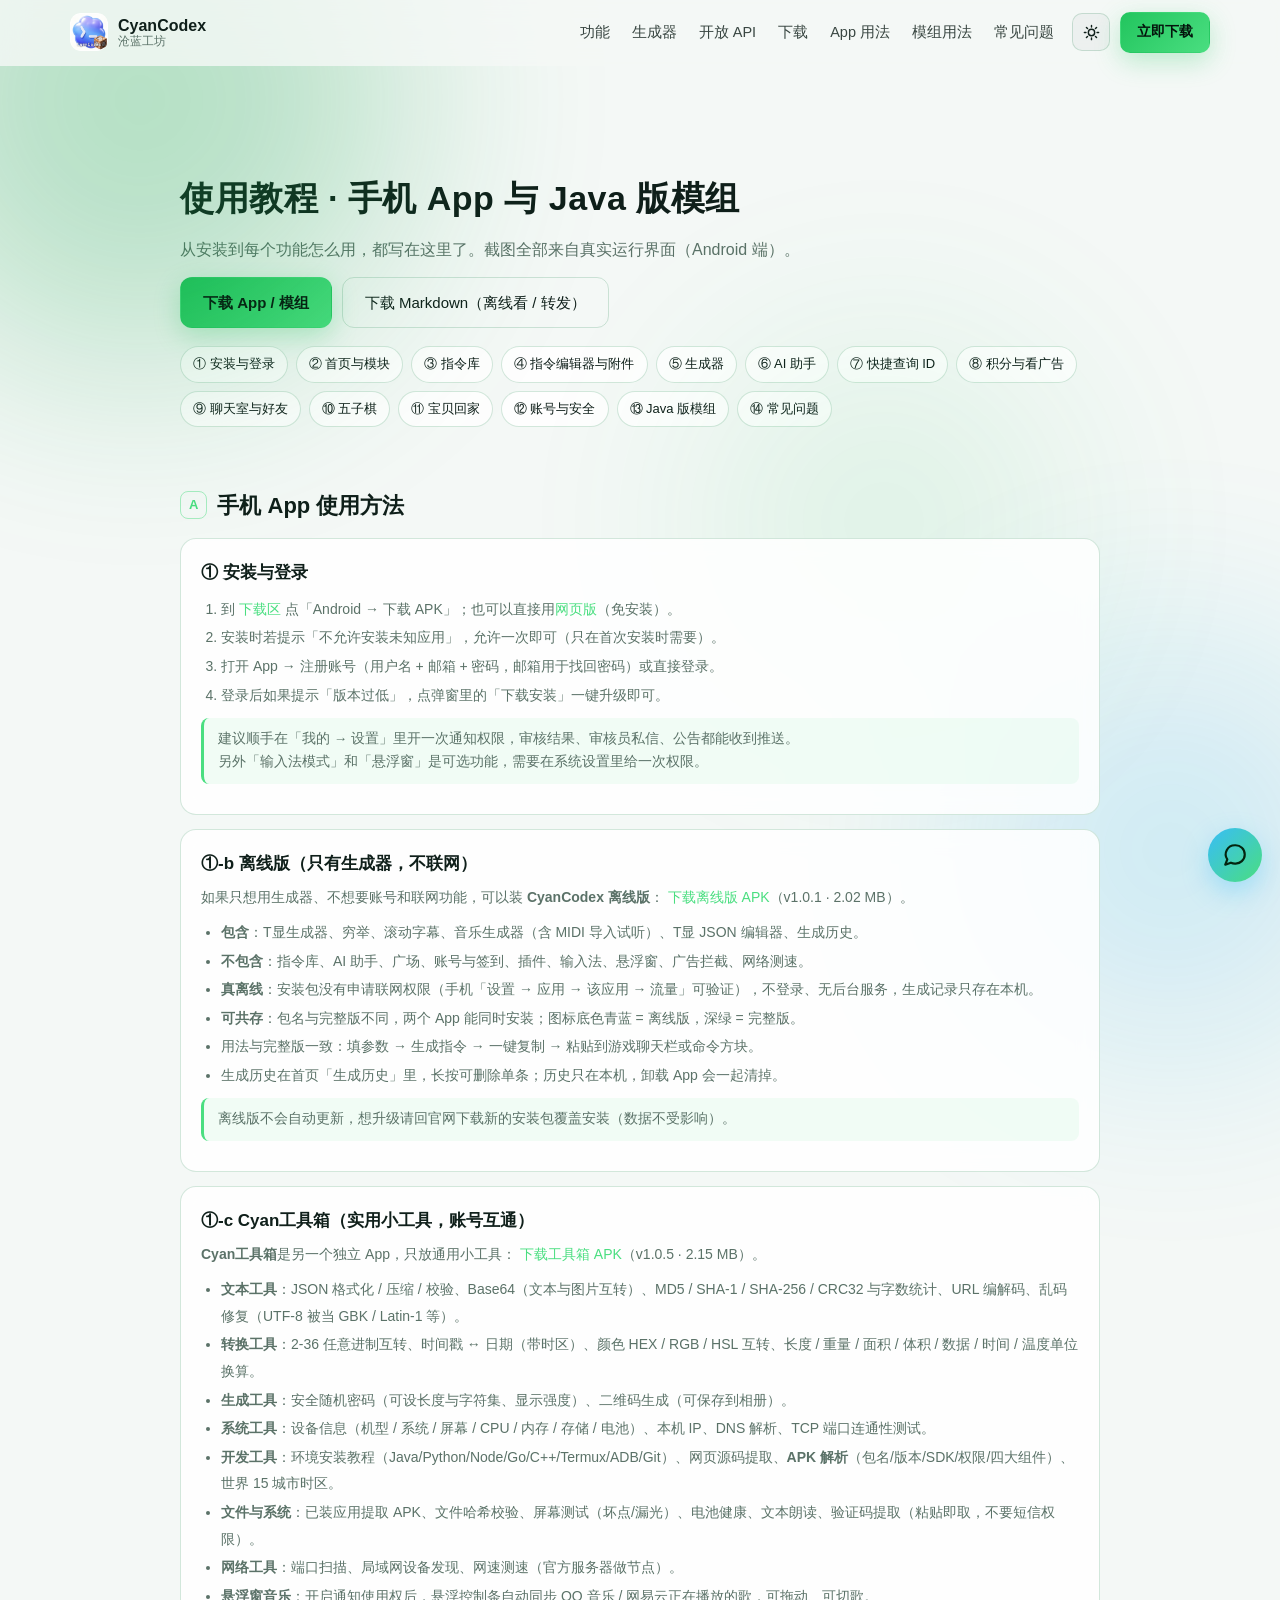
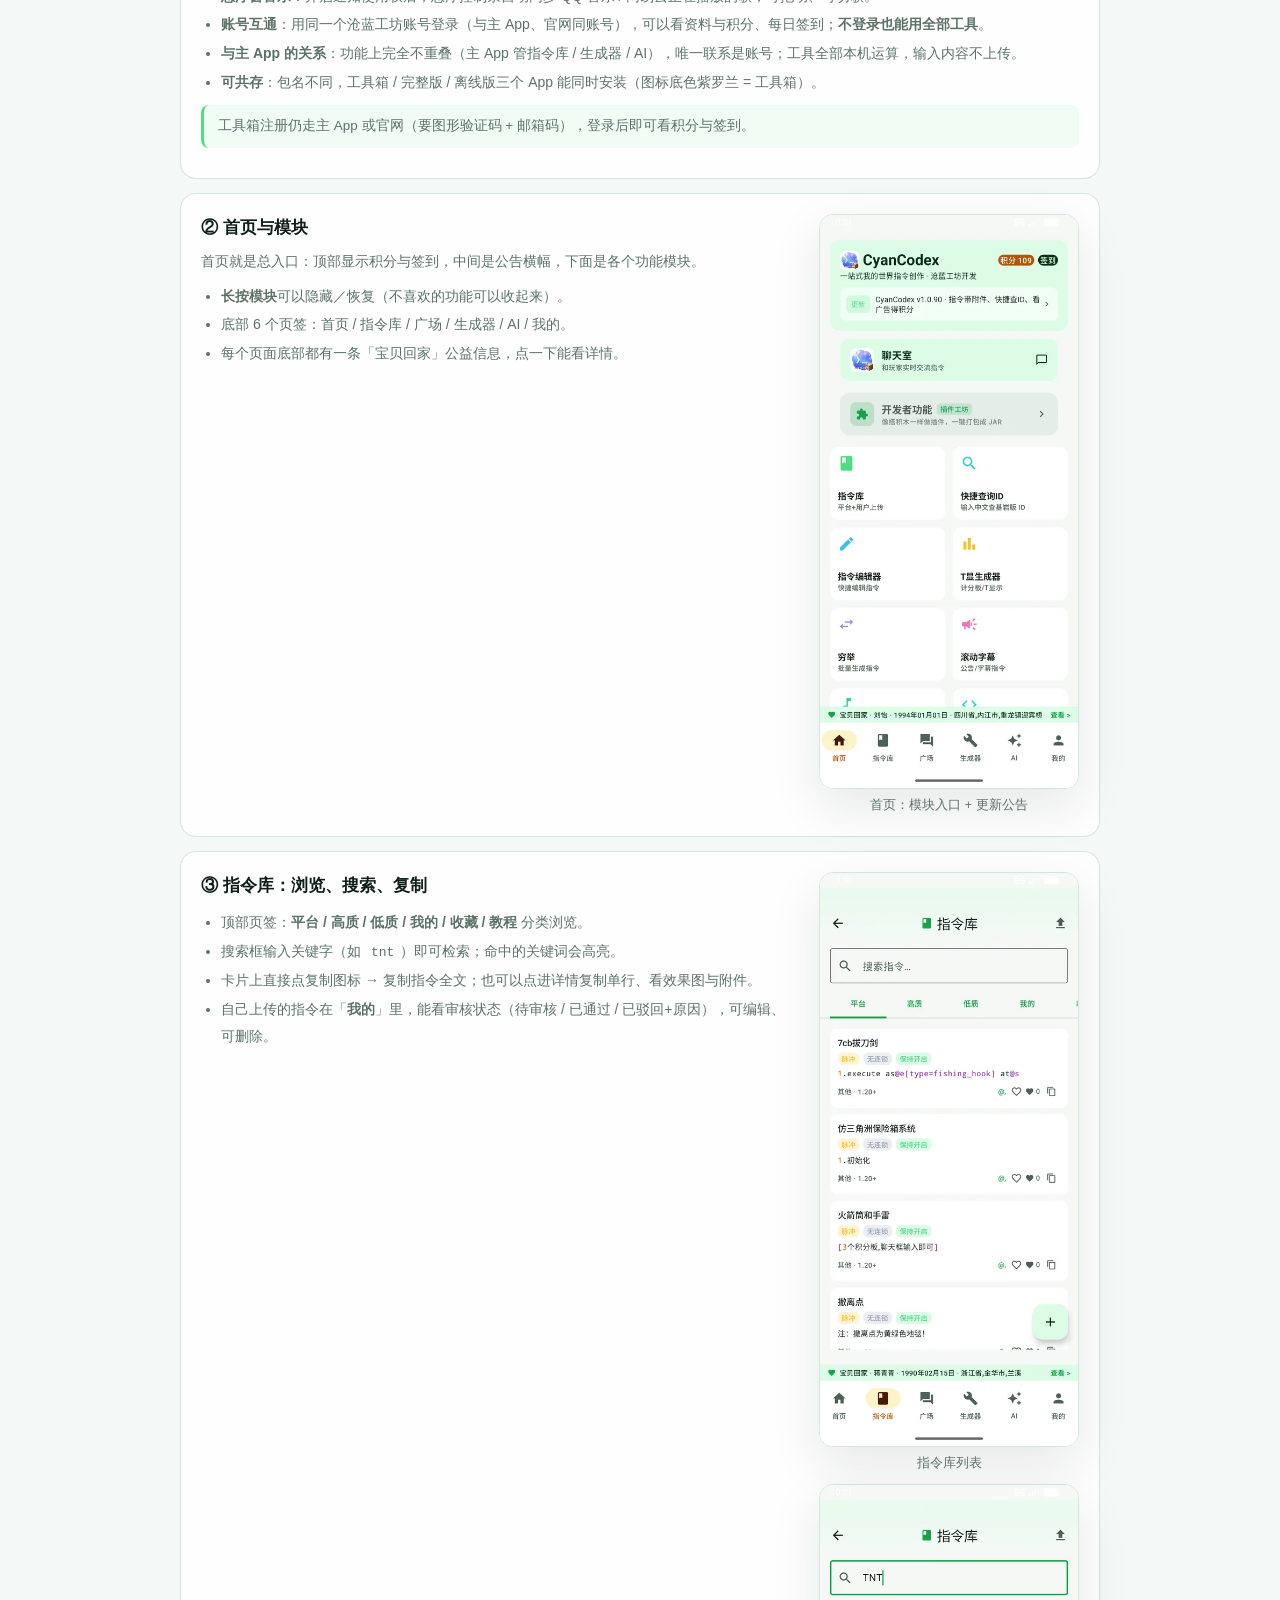
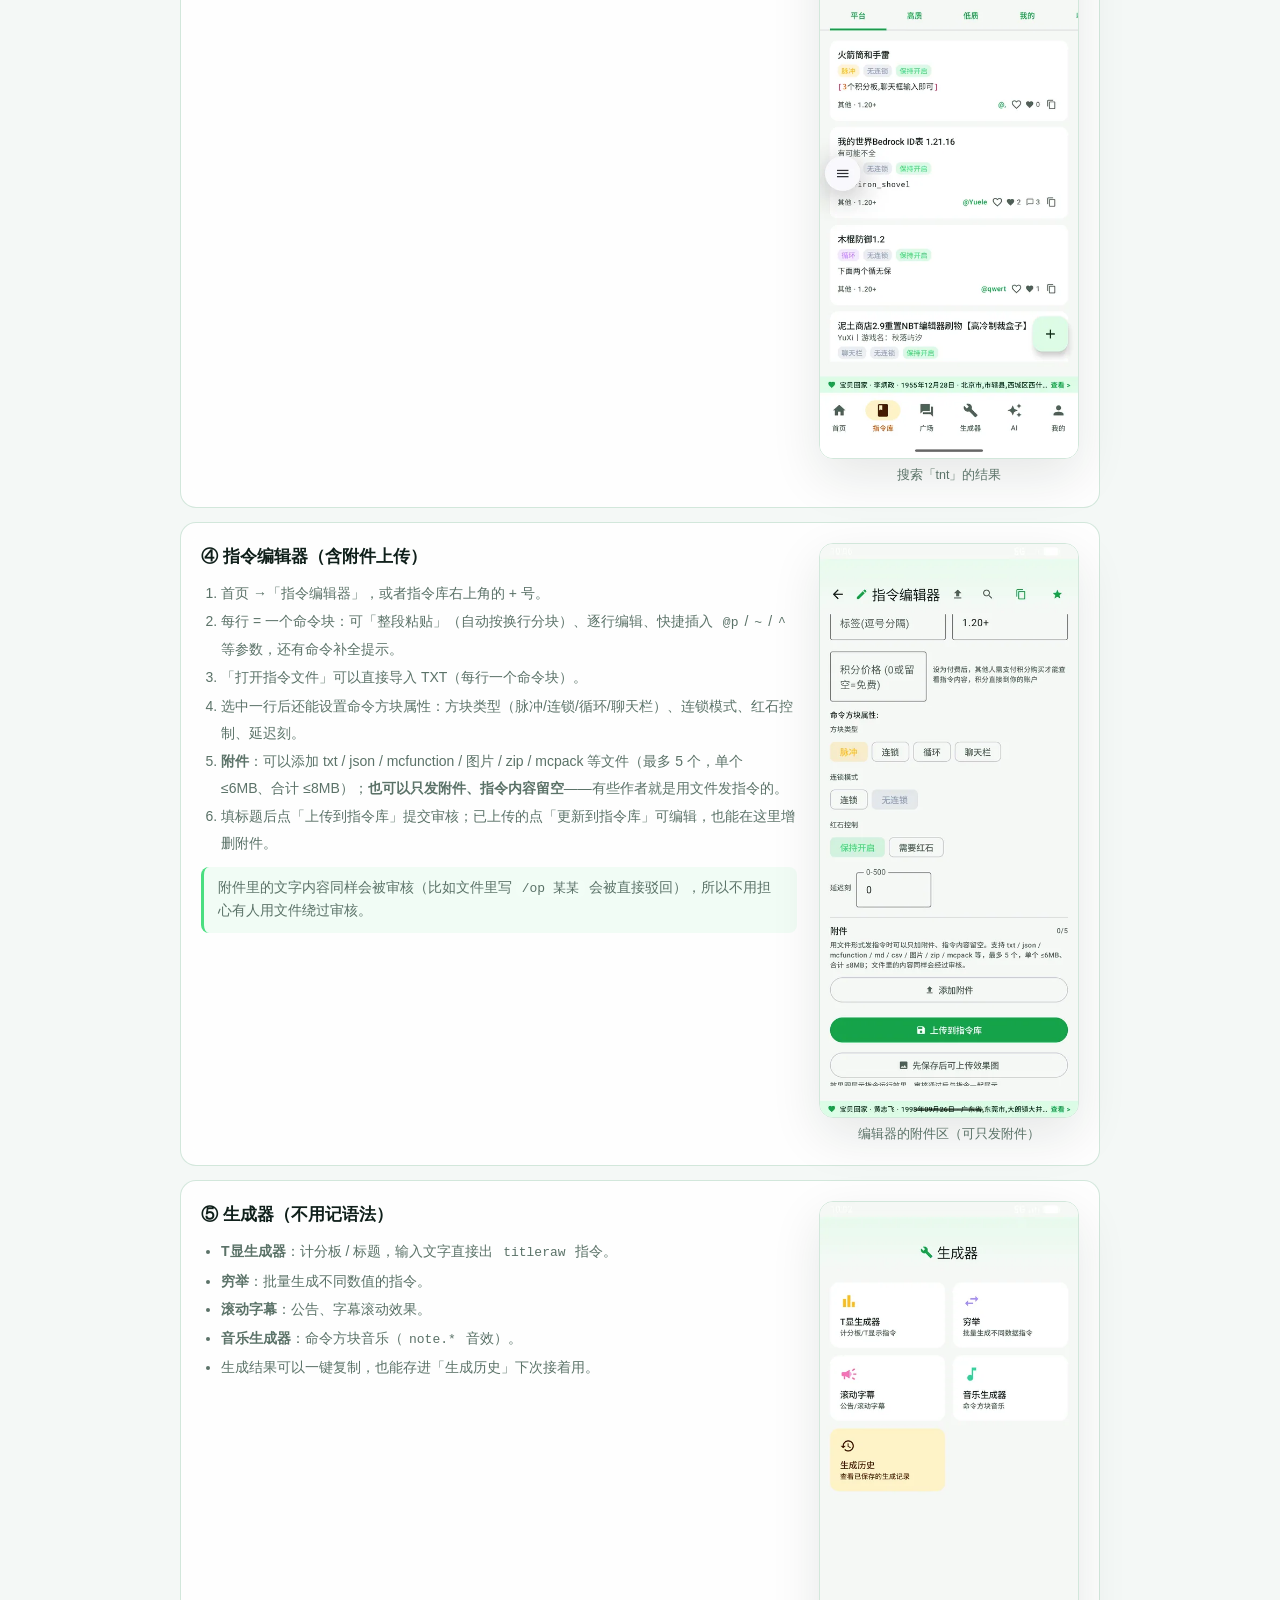
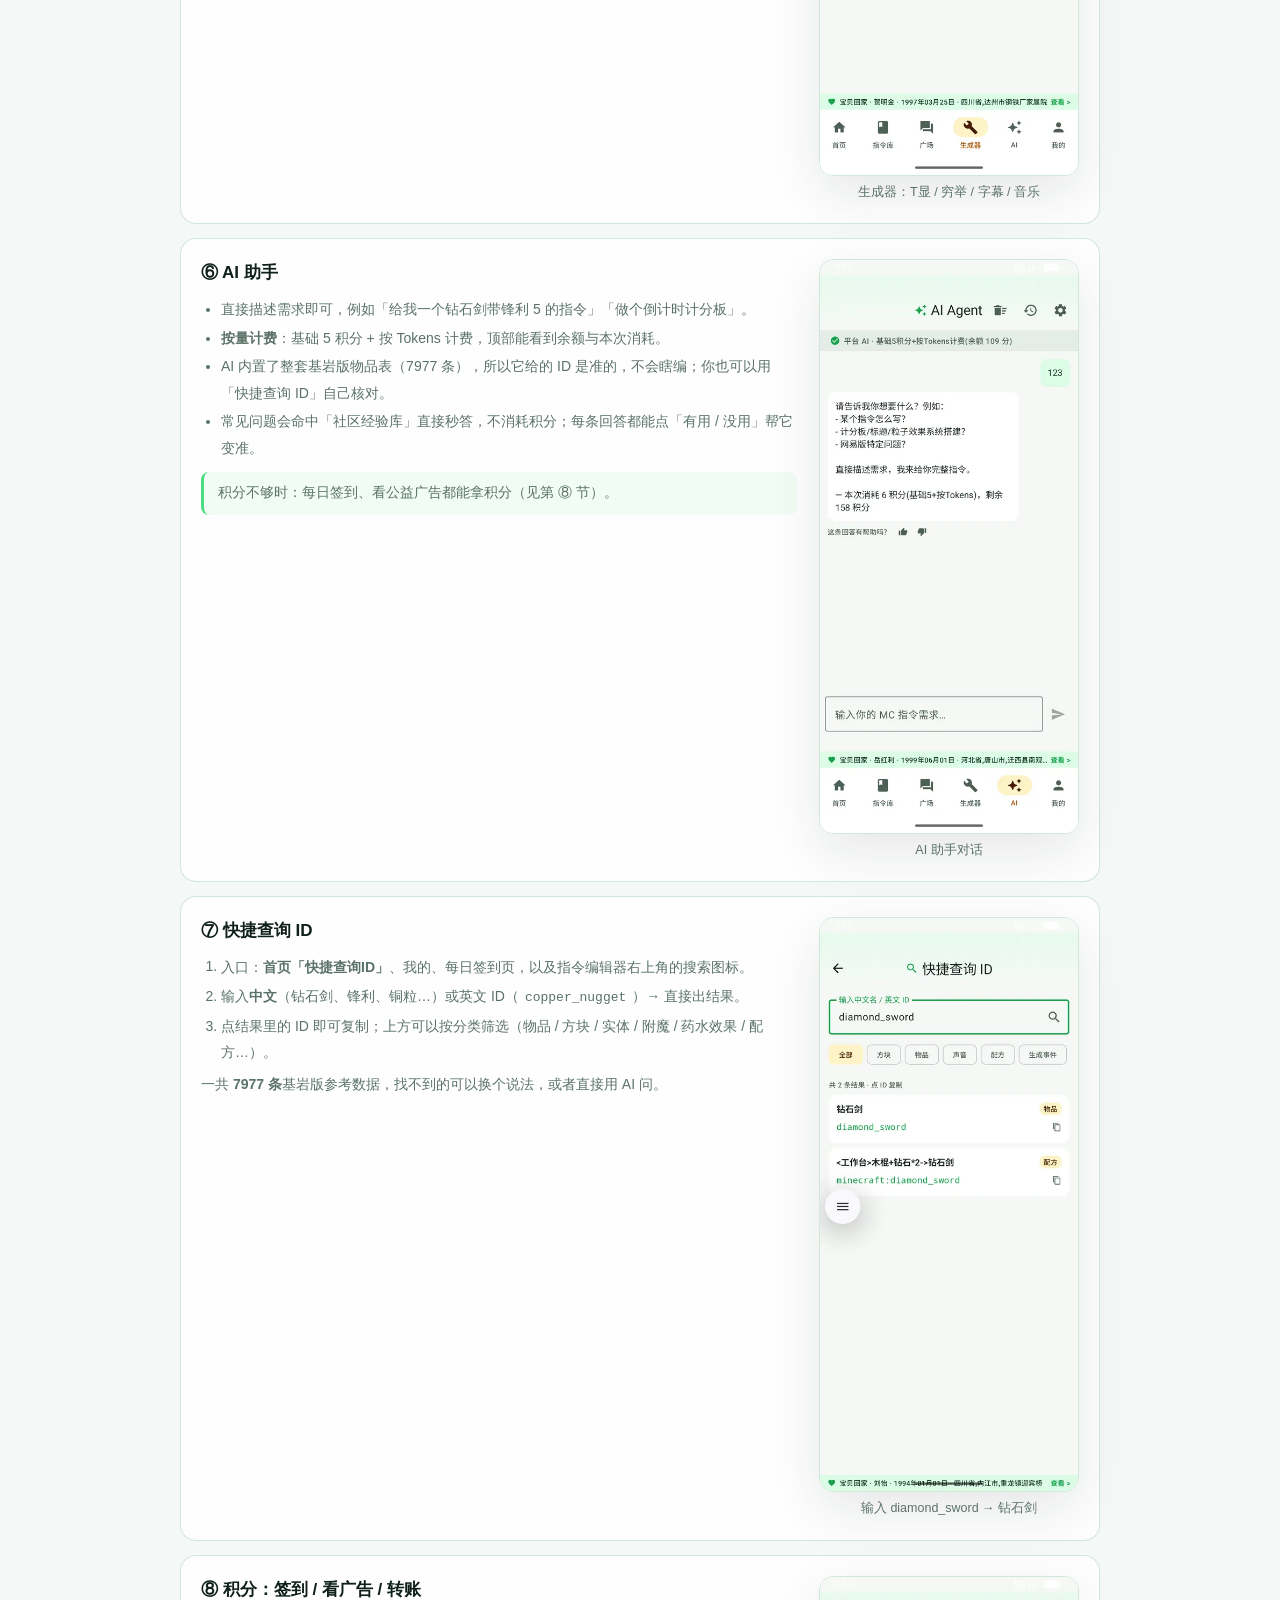
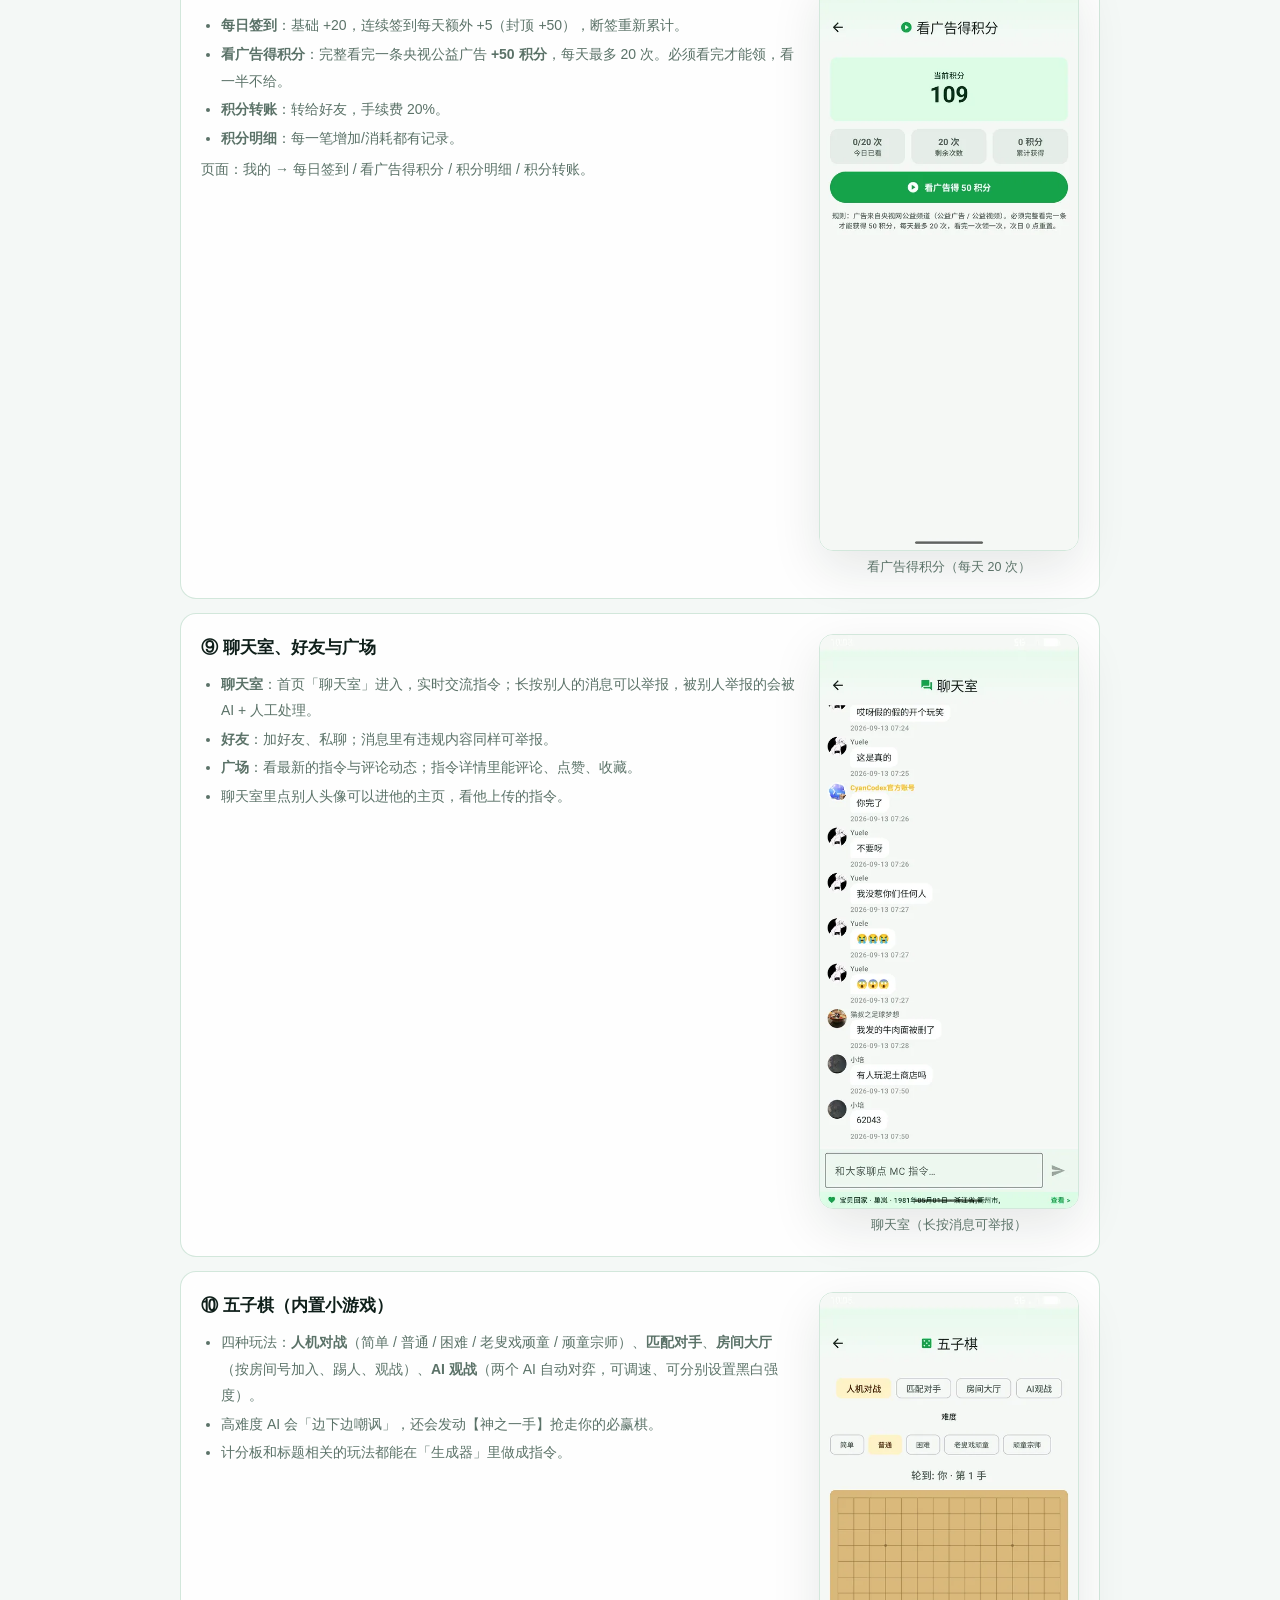
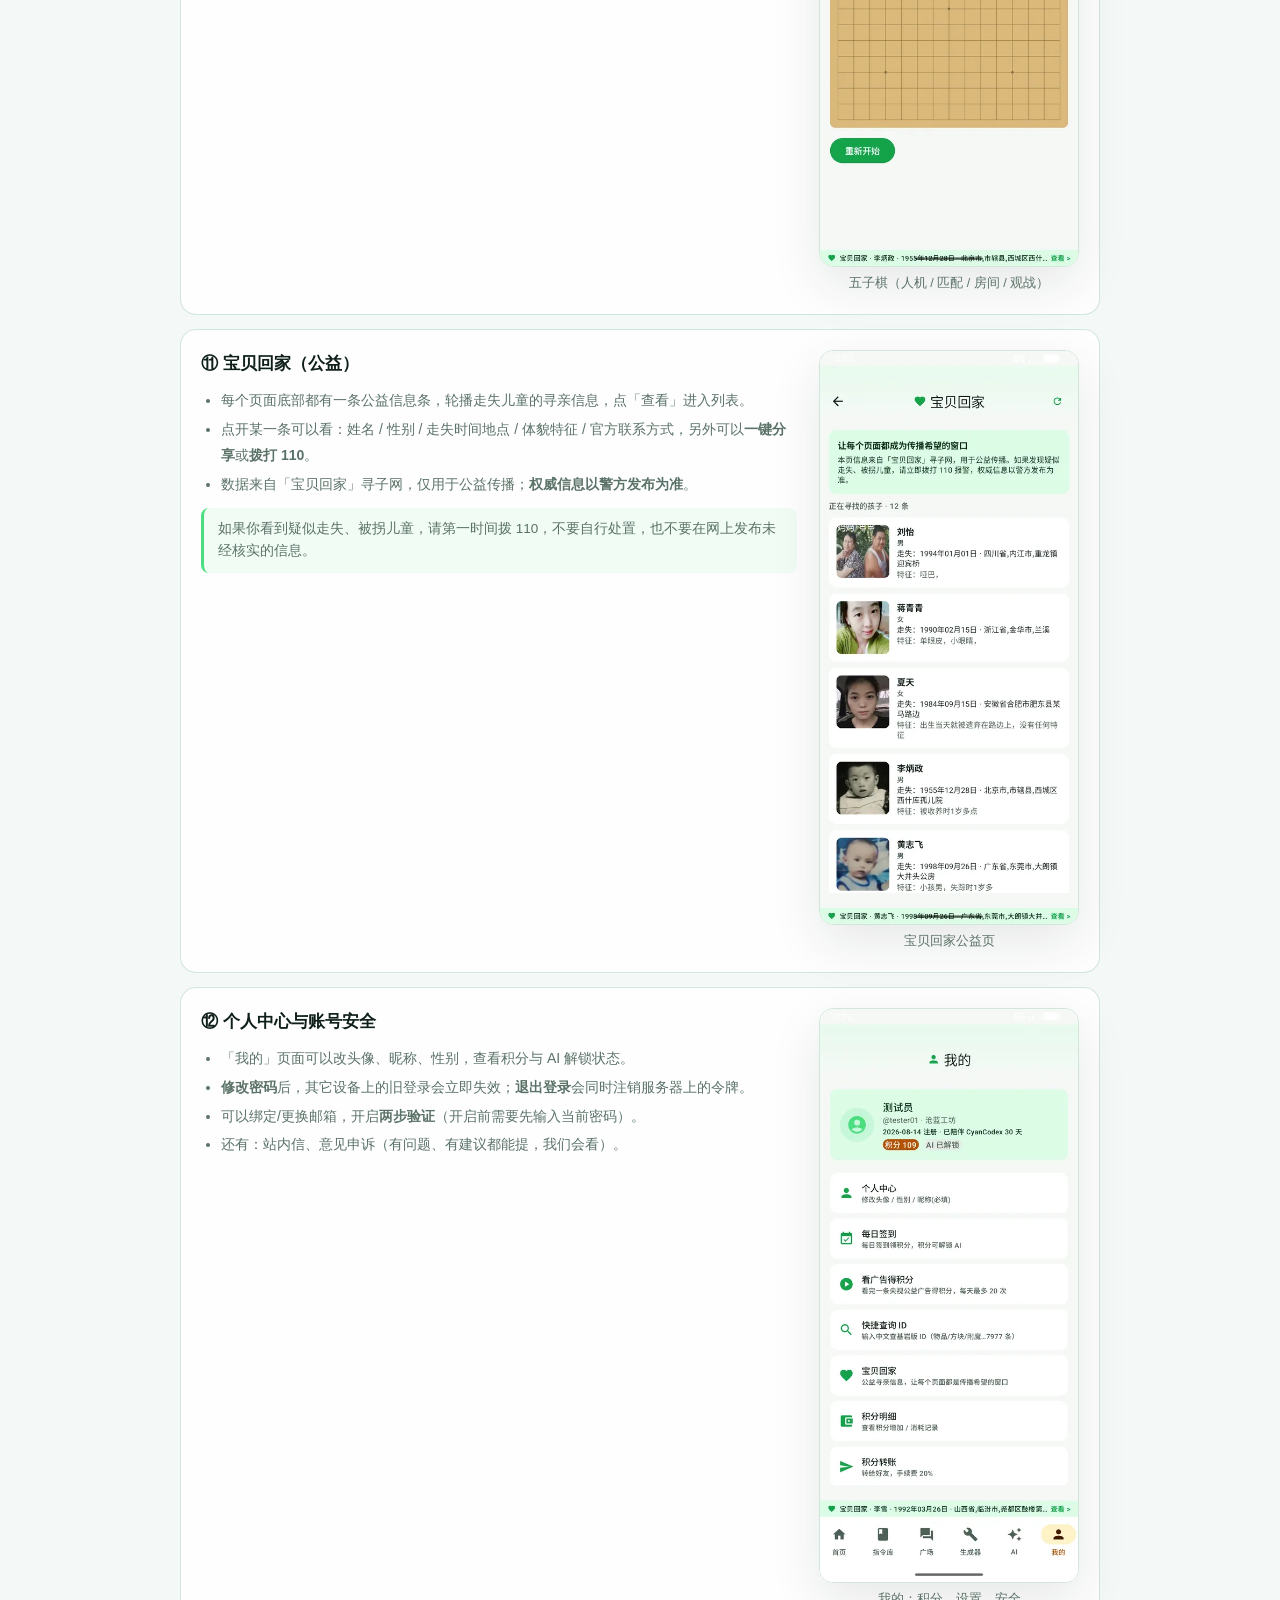
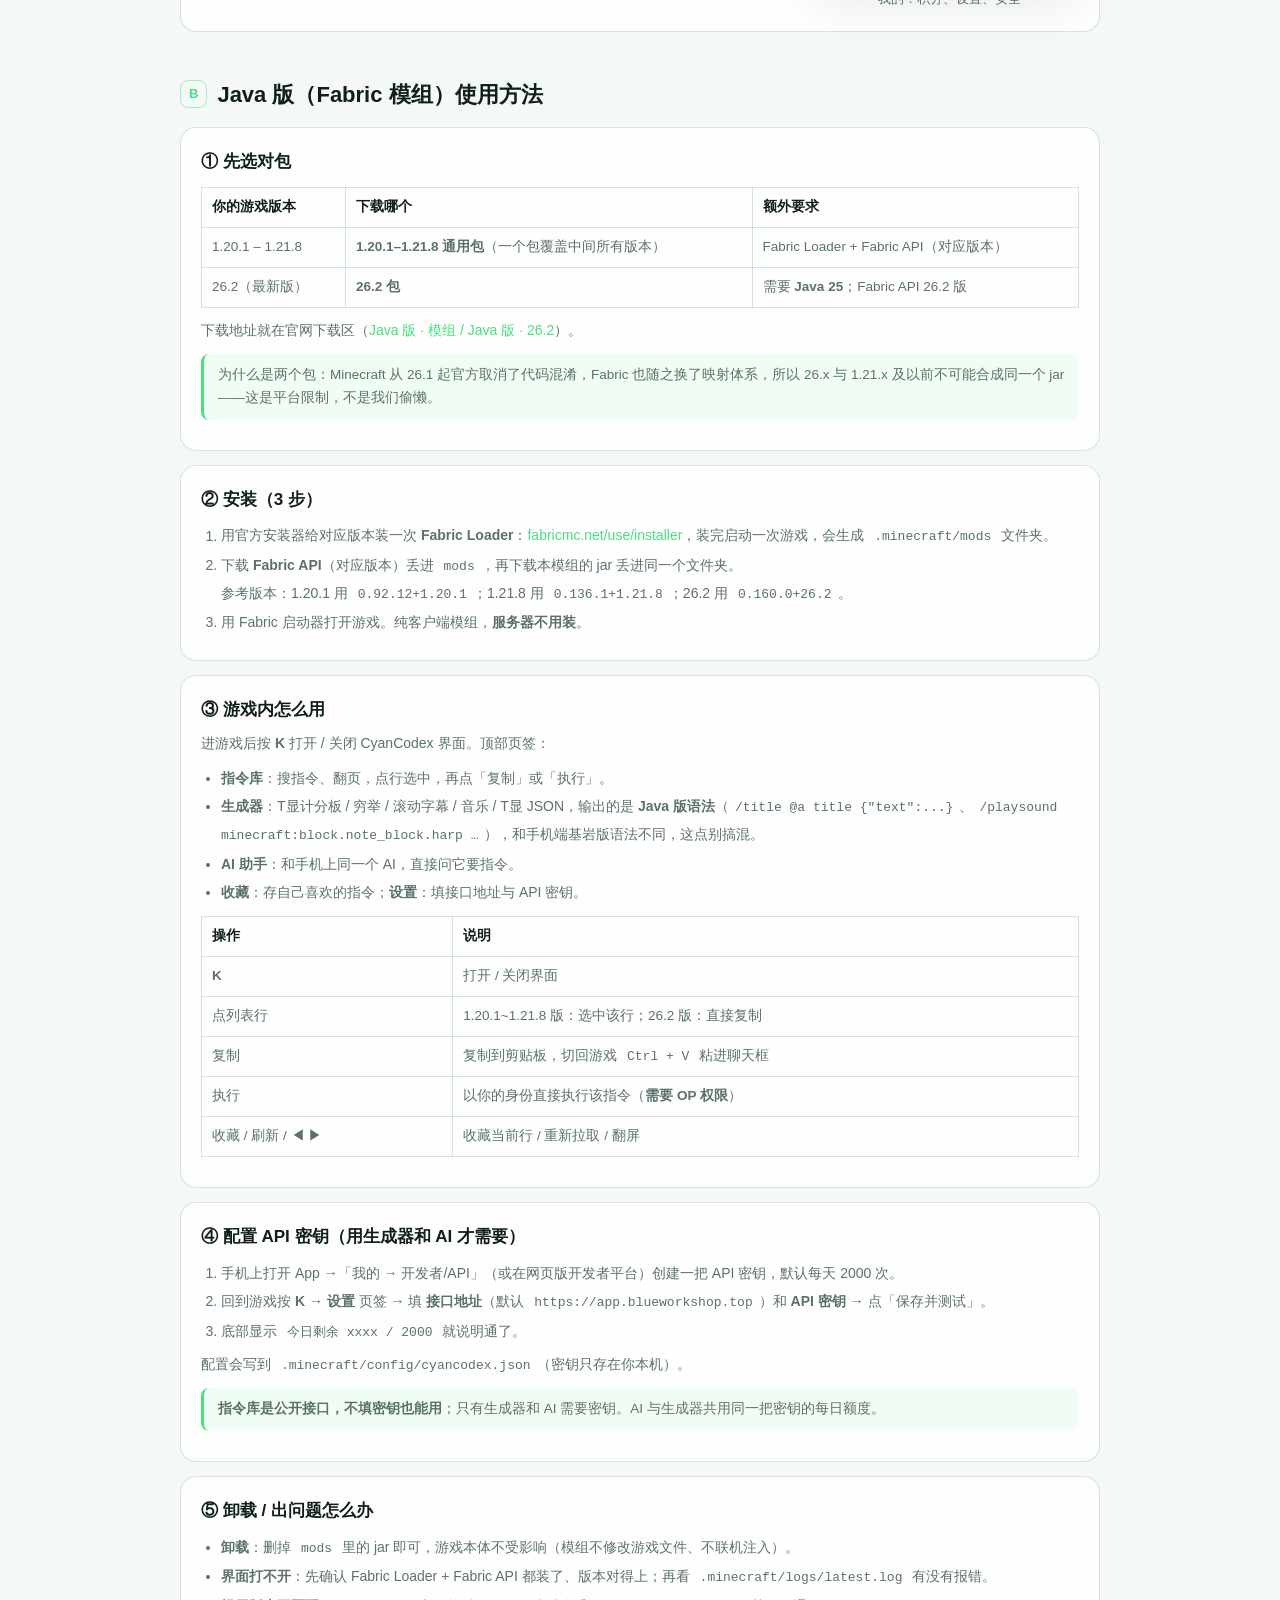
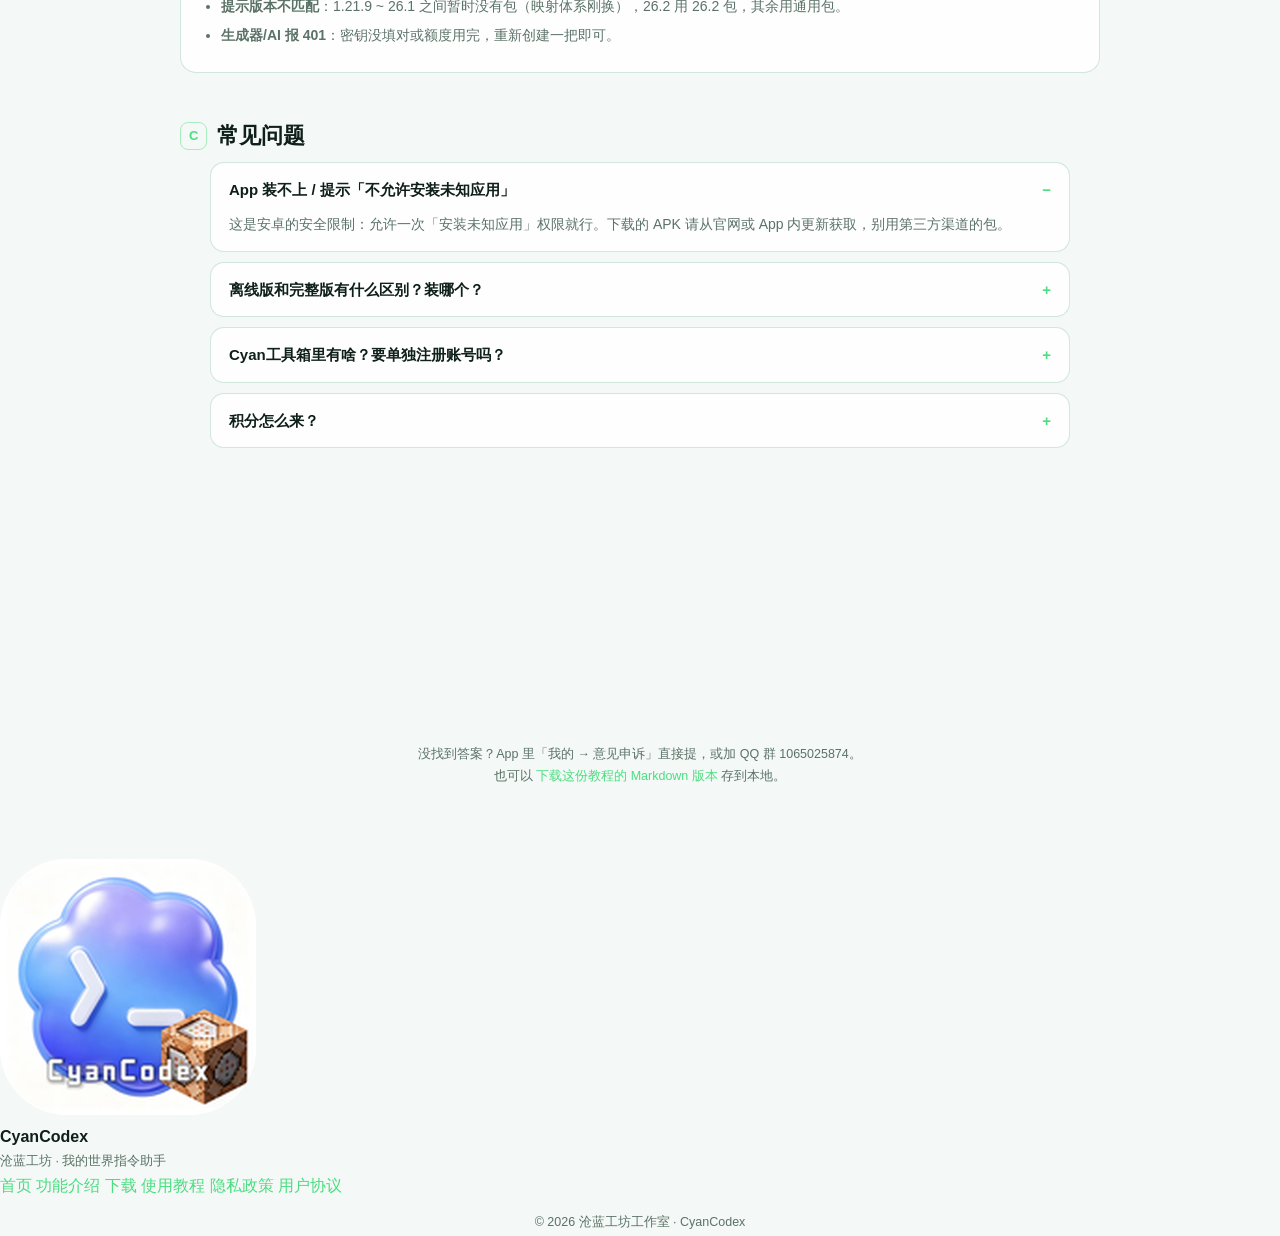
<file: official-site/guide.html>
<!DOCTYPE html>
<html lang="zh-CN">
<head>
<meta charset="UTF-8">
<meta name="viewport" content="width=device-width, initial-scale=1.0">
<title>CyanCodex 使用教程 · 手机 App 与 Java 版模组怎么用</title>
<meta name="description" content="CyanCodex 完整使用教程：手机 App（指令库、指令编辑器与附件、生成器、AI 助手、快捷查询 ID、积分与看广告、聊天室、五子棋、宝贝回家）以及 Java 版 Fabric 模组（安装、快捷键 K、配置密钥、常见问题），含界面截图，支持下载 Markdown。">
<!-- OG:START 微信/社交平台分享卡片(由 .deploy/og/inject_og.py 生成, 勿手改) -->
<meta property="og:type" content="website">
<meta property="og:site_name" content="CyanCodex 沧蓝工坊">
<meta property="og:locale" content="zh_CN">
<meta property="og:title" content="CyanCodex 使用教程 · App 与模组">
<meta property="og:description" content="手机 App 与 Java 版 Fabric 模组的完整用法：安装、快捷键、配置密钥、常见问题，含界面截图。">
<meta property="og:url" content="https://cyancodex.cn/guide.html">
<meta property="og:image" content="https://cyancodex.cn/assets/og-guide.png">
<meta property="og:image:width" content="478">
<meta property="og:image:height" content="478">
<meta property="og:image:type" content="image/png">
<meta property="og:image:alt" content="CyanCodex 使用教程 · App 与模组">
<!-- OG:END -->
<meta name="theme-color" content="#0B1512">
<link rel="canonical" href="https://cyancodex.cn/guide.html">
<link rel="icon" href="assets/logo-app.png">
<link rel="apple-touch-icon" href="assets/logo-app.png">
<link rel="stylesheet" href="style.css?v=20260913c">
<style>
  .g-hero{padding:104px 20px 8px;max-width:960px;margin:0 auto}
  .g-hero h1{margin:0 0 8px;font-size:clamp(24px,4vw,34px);letter-spacing:.5px}
  .g-hero p{margin:6px 0;color:var(--dim)}
  .g-actions{display:flex;flex-wrap:wrap;gap:10px;margin-top:14px}
  .g-toc{display:flex;flex-wrap:wrap;gap:8px;margin:18px 0 0}
  .g-toc a{font-size:13px;padding:6px 12px;border:1px solid var(--line);border-radius:999px;color:var(--txt);background:var(--card)}
  .g-toc a:hover{border-color:rgba(74,222,128,.5)}
  .g-wrap{max-width:960px;margin:0 auto;padding:8px 20px 60px}
  .g-h2{margin:44px 0 8px;font-size:22px;display:flex;align-items:center;gap:10px}
  .g-h2 span.n{font-size:13px;color:var(--accent);border:1px solid rgba(74,222,128,.45);border-radius:8px;padding:2px 8px}
  .g-h3{margin:26px 0 6px;font-size:17px}
  .g-step{display:grid;grid-template-columns:1fr 260px;gap:22px;align-items:start;
    background:var(--card);border:1px solid var(--line);border-radius:var(--radius);padding:20px;margin:14px 0;backdrop-filter:blur(10px)}
  .g-step.noimg{grid-template-columns:1fr}
  .g-step h3{margin:0 0 6px;font-size:17px}
  .g-step p{margin:6px 0;color:var(--dim);font-size:14px;line-height:1.85}
  .g-step ol,.g-step ul{margin:8px 0 4px 20px;padding:0;color:var(--dim);font-size:14px;line-height:1.9}
  .g-step li{margin:2px 0}
  .g-step code{background:rgba(255,255,255,.09);padding:1px 6px;border-radius:6px;font-size:13px}
  .g-shot{width:100%;border-radius:14px;border:1px solid var(--line);box-shadow:var(--shadow);display:block}
  .g-cap{color:var(--dim);font-size:12.5px;text-align:center;margin-top:6px}
  .g-note{border-left:3px solid var(--accent);background:rgba(74,222,128,.07);padding:10px 14px;border-radius:8px;margin:10px 0;font-size:13.5px;color:var(--dim)}
  .g-tbl{width:100%;border-collapse:collapse;margin:10px 0;font-size:13.5px}
  .g-tbl th,.g-tbl td{border:1px solid var(--line);padding:8px 10px;text-align:left}
  .g-tbl th{background:rgba(255,255,255,.05);color:var(--txt)}
  .g-tbl td{color:var(--dim)}
  @media(max-width:720px){.g-step{grid-template-columns:1fr}.g-shot{max-width:320px;margin:0 auto}}
</style>
  <link rel="stylesheet" href="assets/cs.css?v=1">
</head>
<body>
<div class="bg-glow g1"></div>
<div class="bg-glow g2"></div>
<div class="bg-glow g3"></div>

<!-- ===== 顶部导航 ===== -->
<header class="nav" id="nav">
  <div class="nav-inner">
    <a class="brand" href="index.html">
      <img src="assets/logo-app.png" alt="CyanCodex">
      <span class="brand-text"><b>CyanCodex</b><i>沧蓝工坊</i></span>
    </a>
    <nav class="nav-links" id="nav-links">
      <a href="index.html#features">功能</a>
      <a href="index.html#generators">生成器</a>
      <a href="index.html#api">开放 API</a>
      <a href="index.html#download">下载</a>
      <a href="#app">App 用法</a>
      <a href="#mod">模组用法</a>
      <a href="#faq">常见问题</a>
    </nav>
    <div class="nav-actions">
      <button class="icon-btn" id="theme-btn" title="切换主题">
        <svg viewBox="0 0 24 24" fill="none" stroke="currentColor" stroke-width="1.8" stroke-linecap="round">
          <path id="theme-ico" d="M21 12.79A9 9 0 1 1 11.21 3 7 7 0 0 0 21 12.79z"/>
        </svg>
      </button>
      <a class="btn primary small" href="index.html#download">立即下载</a>
      <button class="icon-btn menu-btn" id="menu-btn" title="菜单">
        <svg viewBox="0 0 24 24" fill="none" stroke="currentColor" stroke-width="2" stroke-linecap="round"><path d="M4 7h16M4 12h16M4 17h16"/></svg>
      </button>
    </div>
  </div>
</header>

<!-- ===== 标题 ===== -->
<div class="g-hero">
  <h1>使用教程 · 手机 App 与 Java 版模组</h1>
  <p>从安装到每个功能怎么用，都写在这里了。截图全部来自真实运行界面（Android 端）。</p>
  <div class="g-actions">
    <a class="btn primary" href="index.html#download">下载 App / 模组</a>
    <a class="btn ghost" href="guide.md" download>下载 Markdown（离线看 / 转发）</a>
  </div>
  <div class="g-toc">
    <a href="#install">① 安装与登录</a>
    <a href="#home">② 首页与模块</a>
    <a href="#library">③ 指令库</a>
    <a href="#editor">④ 指令编辑器与附件</a>
    <a href="#generators">⑤ 生成器</a>
    <a href="#ai">⑥ AI 助手</a>
    <a href="#mcid">⑦ 快捷查询 ID</a>
    <a href="#points">⑧ 积分与看广告</a>
    <a href="#social">⑨ 聊天室与好友</a>
    <a href="#fun">⑩ 五子棋</a>
    <a href="#baby">⑪ 宝贝回家</a>
    <a href="#account">⑫ 账号与安全</a>
    <a href="#mod">⑬ Java 版模组</a>
    <a href="#faq">⑭ 常见问题</a>
  </div>
</div>

<div class="g-wrap">

<!-- ================= App ================= -->
<h2 class="g-h2" id="app"><span class="n">A</span>手机 App 使用方法</h2>

<div class="g-step noimg" id="install">
  <div>
    <h3>① 安装与登录</h3>
    <ol>
      <li>到 <a href="index.html#download">下载区</a> 点「Android → 下载 APK」；也可以直接用<a href="https://app.blueworkshop.top/web/" target="_blank" rel="noopener">网页版</a>（免安装）。</li>
      <li>安装时若提示「不允许安装未知应用」，允许一次即可（只在首次安装时需要）。</li>
      <li>打开 App → 注册账号（用户名 + 邮箱 + 密码，邮箱用于找回密码）或直接登录。</li>
      <li>登录后如果提示「版本过低」，点弹窗里的「下载安装」一键升级即可。</li>
    </ol>
    <div class="g-note">建议顺手在「我的 → 设置」里开一次通知权限，审核结果、审核员私信、公告都能收到推送。<br>另外「输入法模式」和「悬浮窗」是可选功能，需要在系统设置里给一次权限。</div>
  </div>
</div>

<div class="g-step noimg" id="offline">
  <div>
    <h3>①-b 离线版（只有生成器，不联网）</h3>
    <p>如果只想用生成器、不想要账号和联网功能，可以装 <b>CyanCodex 离线版</b>：
      <a href="https://app.blueworkshop.top/downloads/CyanCodex-Offline-v1.0.1.apk" download>下载离线版 APK</a>（v1.0.1 · 2.02 MB）。</p>
    <ul>
      <li><b>包含</b>：T显生成器、穷举、滚动字幕、音乐生成器（含 MIDI 导入试听）、T显 JSON 编辑器、生成历史。</li>
      <li><b>不包含</b>：指令库、AI 助手、广场、账号与签到、插件、输入法、悬浮窗、广告拦截、网络测速。</li>
      <li><b>真离线</b>：安装包没有申请联网权限（手机「设置 → 应用 → 该应用 → 流量」可验证），不登录、无后台服务，生成记录只存在本机。</li>
      <li><b>可共存</b>：包名与完整版不同，两个 App 能同时安装；图标底色青蓝 = 离线版，深绿 = 完整版。</li>
      <li>用法与完整版一致：填参数 → 生成指令 → 一键复制 → 粘贴到游戏聊天栏或命令方块。</li>
      <li>生成历史在首页「生成历史」里，长按可删除单条；历史只在本机，卸载 App 会一起清掉。</li>
    </ul>
    <div class="g-note">离线版不会自动更新，想升级请回官网下载新的安装包覆盖安装（数据不受影响）。</div>
  </div>
</div>

<div class="g-step noimg" id="toolbox">
  <div>
    <h3>①-c Cyan工具箱（实用小工具，账号互通）</h3>
    <p><b>Cyan工具箱</b>是另一个独立 App，只放通用小工具：
      <a href="https://app.blueworkshop.top/downloads/CyanToolbox-v1.0.5.apk" download>下载工具箱 APK</a>（v1.0.5 · 2.15 MB）。</p>
    <ul>
      <li><b>文本工具</b>：JSON 格式化 / 压缩 / 校验、Base64（文本与图片互转）、MD5 / SHA-1 / SHA-256 / CRC32 与字数统计、URL 编解码、乱码修复（UTF-8 被当 GBK / Latin-1 等）。</li>
      <li><b>转换工具</b>：2-36 任意进制互转、时间戳 ↔ 日期（带时区）、颜色 HEX / RGB / HSL 互转、长度 / 重量 / 面积 / 体积 / 数据 / 时间 / 温度单位换算。</li>
      <li><b>生成工具</b>：安全随机密码（可设长度与字符集、显示强度）、二维码生成（可保存到相册）。</li>
      <li><b>系统工具</b>：设备信息（机型 / 系统 / 屏幕 / CPU / 内存 / 存储 / 电池）、本机 IP、DNS 解析、TCP 端口连通性测试。</li>
      <li><b>开发工具</b>：环境安装教程（Java/Python/Node/Go/C++/Termux/ADB/Git）、网页源码提取、<b>APK 解析</b>（包名/版本/SDK/权限/四大组件）、世界 15 城市时区。</li>
      <li><b>文件与系统</b>：已装应用提取 APK、文件哈希校验、屏幕测试（坏点/漏光）、电池健康、文本朗读、验证码提取（粘贴即取，不要短信权限）。</li>
      <li><b>网络工具</b>：端口扫描、局域网设备发现、网速测速（官方服务器做节点）。</li>
      <li><b>悬浮窗音乐</b>：开启通知使用权后，悬浮控制条自动同步 QQ 音乐 / 网易云正在播放的歌，可拖动、可切歌。</li>
      <li><b>账号互通</b>：用同一个沧蓝工坊账号登录（与主 App、官网同账号），可以看资料与积分、每日签到；<b>不登录也能用全部工具</b>。</li>
      <li><b>与主 App 的关系</b>：功能上完全不重叠（主 App 管指令库 / 生成器 / AI），唯一联系是账号；工具全部本机运算，输入内容不上传。</li>
      <li><b>可共存</b>：包名不同，工具箱 / 完整版 / 离线版三个 App 能同时安装（图标底色紫罗兰 = 工具箱）。</li>
    </ul>
    <div class="g-note">工具箱注册仍走主 App 或官网（要图形验证码 + 邮箱码），登录后即可看积分与签到。</div>
  </div>
</div>

<div class="g-step" id="home">
  <div>
    <h3>② 首页与模块</h3>
    <p>首页就是总入口：顶部显示积分与签到，中间是公告横幅，下面是各个功能模块。</p>
    <ul>
      <li><b>长按模块</b>可以隐藏／恢复（不喜欢的功能可以收起来）。</li>
      <li>底部 6 个页签：首页 / 指令库 / 广场 / 生成器 / AI / 我的。</li>
      <li>每个页面底部都有一条「宝贝回家」公益信息，点一下能看详情。</li>
    </ul>
  </div>
  <div>
    <img class="g-shot" src="assets/guide/01-home.webp" alt="CyanCodex 首页" loading="lazy">
    <div class="g-cap">首页：模块入口 + 更新公告</div>
  </div>
</div>

<div class="g-step" id="library">
  <div>
    <h3>③ 指令库：浏览、搜索、复制</h3>
    <ul>
      <li>顶部页签：<b>平台 / 高质 / 低质 / 我的 / 收藏 / 教程</b> 分类浏览。</li>
      <li>搜索框输入关键字（如 <code>tnt</code>）即可检索；命中的关键词会高亮。</li>
      <li>卡片上直接点复制图标 → 复制指令全文；也可以点进详情复制单行、看效果图与附件。</li>
      <li>自己上传的指令在「<b>我的</b>」里，能看审核状态（待审核 / 已通过 / 已驳回+原因），可编辑、可删除。</li>
    </ul>
  </div>
  <div>
    <img class="g-shot" src="assets/guide/02-library.webp" alt="指令库" loading="lazy">
    <div class="g-cap">指令库列表</div>
    <img class="g-shot" src="assets/guide/03-library-search.webp" alt="搜索指令" loading="lazy" style="margin-top:10px">
    <div class="g-cap">搜索「tnt」的结果</div>
  </div>
</div>

<div class="g-step" id="editor">
  <div>
    <h3>④ 指令编辑器（含附件上传）</h3>
    <ol>
      <li>首页 →「指令编辑器」，或者指令库右上角的 + 号。</li>
      <li>每行 = 一个命令块：可「整段粘贴」（自动按换行分块）、逐行编辑、快捷插入 <code>@p</code>/<code>~</code>/<code>^</code> 等参数，还有命令补全提示。</li>
      <li>「打开指令文件」可以直接导入 TXT（每行一个命令块）。</li>
      <li>选中一行后还能设置命令方块属性：方块类型（脉冲/连锁/循环/聊天栏）、连锁模式、红石控制、延迟刻。</li>
      <li><b>附件</b>：可以添加 txt / json / mcfunction / 图片 / zip / mcpack 等文件（最多 5 个，单个 ≤6MB、合计 ≤8MB）；<b>也可以只发附件、指令内容留空</b>——有些作者就是用文件发指令的。</li>
      <li>填标题后点「上传到指令库」提交审核；已上传的点「更新到指令库」可编辑，也能在这里增删附件。</li>
    </ol>
    <div class="g-note">附件里的文字内容同样会被审核（比如文件里写 <code>/op 某某</code> 会被直接驳回），所以不用担心有人用文件绕过审核。</div>
  </div>
  <div>
    <img class="g-shot" src="assets/guide/12-editor-attach.webp" alt="指令编辑器附件区" loading="lazy">
    <div class="g-cap">编辑器的附件区（可只发附件）</div>
  </div>
</div>

<div class="g-step" id="generators">
  <div>
    <h3>⑤ 生成器（不用记语法）</h3>
    <ul>
      <li><b>T显生成器</b>：计分板 / 标题，输入文字直接出 <code>titleraw</code> 指令。</li>
      <li><b>穷举</b>：批量生成不同数值的指令。</li>
      <li><b>滚动字幕</b>：公告、字幕滚动效果。</li>
      <li><b>音乐生成器</b>：命令方块音乐（<code>note.*</code> 音效）。</li>
      <li>生成结果可以一键复制，也能存进「生成历史」下次接着用。</li>
    </ul>
  </div>
  <div>
    <img class="g-shot" src="assets/guide/04-generators.webp" alt="生成器" loading="lazy">
    <div class="g-cap">生成器：T显 / 穷举 / 字幕 / 音乐</div>
  </div>
</div>

<div class="g-step" id="ai">
  <div>
    <h3>⑥ AI 助手</h3>
    <ul>
      <li>直接描述需求即可，例如「给我一个钻石剑带锋利 5 的指令」「做个倒计时计分板」。</li>
      <li><b>按量计费</b>：基础 5 积分 + 按 Tokens 计费，顶部能看到余额与本次消耗。</li>
      <li>AI 内置了整套基岩版物品表（7977 条），所以它给的 ID 是准的，不会瞎编；你也可以用「快捷查询 ID」自己核对。</li>
      <li>常见问题会命中「社区经验库」直接秒答，不消耗积分；每条回答都能点「有用 / 没用」帮它变准。</li>
    </ul>
    <div class="g-note">积分不够时：每日签到、看公益广告都能拿积分（见第 ⑧ 节）。</div>
  </div>
  <div>
    <img class="g-shot" src="assets/guide/05-ai.webp" alt="AI 助手" loading="lazy">
    <div class="g-cap">AI 助手对话</div>
  </div>
</div>

<div class="g-step" id="mcid">
  <div>
    <h3>⑦ 快捷查询 ID</h3>
    <ol>
      <li>入口：<b>首页「快捷查询ID」</b>、我的、每日签到页，以及指令编辑器右上角的搜索图标。</li>
      <li>输入<b>中文</b>（钻石剑、锋利、铜粒…）或英文 ID（<code>copper_nugget</code>）→ 直接出结果。</li>
      <li>点结果里的 ID 即可复制；上方可以按分类筛选（物品 / 方块 / 实体 / 附魔 / 药水效果 / 配方…）。</li>
    </ol>
    <p>一共 <b>7977 条</b>基岩版参考数据，找不到的可以换个说法，或者直接用 AI 问。</p>
  </div>
  <div>
    <img class="g-shot" src="assets/guide/07-mcid.webp" alt="快捷查询 ID" loading="lazy">
    <div class="g-cap">输入 diamond_sword → 钻石剑</div>
  </div>
</div>

<div class="g-step" id="points">
  <div>
    <h3>⑧ 积分：签到 / 看广告 / 转账</h3>
    <ul>
      <li><b>每日签到</b>：基础 +20，连续签到每天额外 +5（封顶 +50），断签重新累计。</li>
      <li><b>看广告得积分</b>：完整看完一条央视公益广告 <b>+50 积分</b>，每天最多 20 次。必须看完才能领，看一半不给。</li>
      <li><b>积分转账</b>：转给好友，手续费 20%。</li>
      <li><b>积分明细</b>：每一笔增加/消耗都有记录。</li>
    </ul>
    <p>页面：我的 → 每日签到 / 看广告得积分 / 积分明细 / 积分转账。</p>
  </div>
  <div>
    <img class="g-shot" src="assets/guide/08-ad-reward.webp" alt="看广告得积分" loading="lazy">
    <div class="g-cap">看广告得积分（每天 20 次）</div>
  </div>
</div>

<div class="g-step" id="social">
  <div>
    <h3>⑨ 聊天室、好友与广场</h3>
    <ul>
      <li><b>聊天室</b>：首页「聊天室」进入，实时交流指令；长按别人的消息可以举报，被别人举报的会被 AI + 人工处理。</li>
      <li><b>好友</b>：加好友、私聊；消息里有违规内容同样可举报。</li>
      <li><b>广场</b>：看最新的指令与评论动态；指令详情里能评论、点赞、收藏。</li>
      <li>聊天室里点别人头像可以进他的主页，看他上传的指令。</li>
    </ul>
  </div>
  <div>
    <img class="g-shot" src="assets/guide/11-chat.webp" alt="聊天室" loading="lazy">
    <div class="g-cap">聊天室（长按消息可举报）</div>
  </div>
</div>

<div class="g-step" id="fun">
  <div>
    <h3>⑩ 五子棋（内置小游戏）</h3>
    <ul>
      <li>四种玩法：<b>人机对战</b>（简单 / 普通 / 困难 / 老叟戏顽童 / 顽童宗师）、<b>匹配对手</b>、<b>房间大厅</b>（按房间号加入、踢人、观战）、<b>AI 观战</b>（两个 AI 自动对弈，可调速、可分别设置黑白强度）。</li>
      <li>高难度 AI 会「边下边嘲讽」，还会发动【神之一手】抢走你的必赢棋。</li>
      <li>计分板和标题相关的玩法都能在「生成器」里做成指令。</li>
    </ul>
  </div>
  <div>
    <img class="g-shot" src="assets/guide/10-gomoku.webp" alt="五子棋" loading="lazy">
    <div class="g-cap">五子棋（人机 / 匹配 / 房间 / 观战）</div>
  </div>
</div>

<div class="g-step" id="baby">
  <div>
    <h3>⑪ 宝贝回家（公益）</h3>
    <ul>
      <li>每个页面底部都有一条公益信息条，轮播走失儿童的寻亲信息，点「查看」进入列表。</li>
      <li>点开某一条可以看：姓名 / 性别 / 走失时间地点 / 体貌特征 / 官方联系方式，另外可以<b>一键分享</b>或<b>拨打 110</b>。</li>
      <li>数据来自「宝贝回家」寻子网，仅用于公益传播；<b>权威信息以警方发布为准</b>。</li>
    </ul>
    <div class="g-note">如果你看到疑似走失、被拐儿童，请第一时间拨 110，不要自行处置，也不要在网上发布未经核实的信息。</div>
  </div>
  <div>
    <img class="g-shot" src="assets/guide/09-babyhome.webp" alt="宝贝回家" loading="lazy">
    <div class="g-cap">宝贝回家公益页</div>
  </div>
</div>

<div class="g-step" id="account">
  <div>
    <h3>⑫ 个人中心与账号安全</h3>
    <ul>
      <li>「我的」页面可以改头像、昵称、性别，查看积分与 AI 解锁状态。</li>
      <li><b>修改密码</b>后，其它设备上的旧登录会立即失效；<b>退出登录</b>会同时注销服务器上的令牌。</li>
      <li>可以绑定/更换邮箱，开启<b>两步验证</b>（开启前需要先输入当前密码）。</li>
      <li>还有：站内信、意见申诉（有问题、有建议都能提，我们会看）。</li>
    </ul>
  </div>
  <div>
    <img class="g-shot" src="assets/guide/06-profile.webp" alt="个人中心" loading="lazy">
    <div class="g-cap">我的：积分、设置、安全</div>
  </div>
</div>

<!-- ================= 模组 ================= -->
<h2 class="g-h2" id="mod"><span class="n">B</span>Java 版（Fabric 模组）使用方法</h2>

<div class="g-step noimg">
  <div>
    <h3>① 先选对包</h3>
    <table class="g-tbl">
      <tr><th>你的游戏版本</th><th>下载哪个</th><th>额外要求</th></tr>
      <tr><td>1.20.1 – 1.21.8</td><td><b>1.20.1–1.21.8 通用包</b>（一个包覆盖中间所有版本）</td><td>Fabric Loader + Fabric API（对应版本）</td></tr>
      <tr><td>26.2（最新版）</td><td><b>26.2 包</b></td><td>需要 <b>Java 25</b>；Fabric API 26.2 版</td></tr>
    </table>
    <p>下载地址就在官网下载区（<a href="index.html#download">Java 版 · 模组 / Java 版 · 26.2</a>）。</p>
    <div class="g-note">为什么是两个包：Minecraft 从 26.1 起官方取消了代码混淆，Fabric 也随之换了映射体系，所以 26.x 与 1.21.x 及以前不可能合成同一个 jar——这是平台限制，不是我们偷懒。</div>
  </div>
</div>

<div class="g-step noimg">
  <div>
    <h3>② 安装（3 步）</h3>
    <ol>
      <li>用官方安装器给对应版本装一次 <b>Fabric Loader</b>：<a href="https://fabricmc.net/use/installer/" target="_blank" rel="noopener">fabricmc.net/use/installer</a>，装完启动一次游戏，会生成 <code>.minecraft/mods</code> 文件夹。</li>
      <li>下载 <b>Fabric API</b>（对应版本）丢进 <code>mods</code>，再下载本模组的 jar 丢进同一个文件夹。<br>
        参考版本：1.20.1 用 <code>0.92.12+1.20.1</code>；1.21.8 用 <code>0.136.1+1.21.8</code>；26.2 用 <code>0.160.0+26.2</code>。</li>
      <li>用 Fabric 启动器打开游戏。纯客户端模组，<b>服务器不用装</b>。</li>
    </ol>
  </div>
</div>

<div class="g-step noimg">
  <div>
    <h3>③ 游戏内怎么用</h3>
    <p>进游戏后按 <b>K</b> 打开 / 关闭 CyanCodex 界面。顶部页签：</p>
    <ul>
      <li><b>指令库</b>：搜指令、翻页，点行选中，再点「复制」或「执行」。</li>
      <li><b>生成器</b>：T显计分板 / 穷举 / 滚动字幕 / 音乐 / T显 JSON，输出的是 <b>Java 版语法</b>（<code>/title @a title {"text":...}</code>、<code>/playsound minecraft:block.note_block.harp …</code>），和手机端基岩版语法不同，这点别搞混。</li>
      <li><b>AI 助手</b>：和手机上同一个 AI，直接问它要指令。</li>
      <li><b>收藏</b>：存自己喜欢的指令；<b>设置</b>：填接口地址与 API 密钥。</li>
    </ul>
    <table class="g-tbl">
      <tr><th>操作</th><th>说明</th></tr>
      <tr><td><b>K</b></td><td>打开 / 关闭界面</td></tr>
      <tr><td>点列表行</td><td>1.20.1~1.21.8 版：选中该行；26.2 版：直接复制</td></tr>
      <tr><td>复制</td><td>复制到剪贴板，切回游戏 <code>Ctrl + V</code> 粘进聊天框</td></tr>
      <tr><td>执行</td><td>以你的身份直接执行该指令（<b>需要 OP 权限</b>）</td></tr>
      <tr><td>收藏 / 刷新 / ◀ ▶</td><td>收藏当前行 / 重新拉取 / 翻屏</td></tr>
    </table>
  </div>
</div>

<div class="g-step noimg">
  <div>
    <h3>④ 配置 API 密钥（用生成器和 AI 才需要）</h3>
    <ol>
      <li>手机上打开 App →「我的 → 开发者/API」（或在网页版开发者平台）创建一把 API 密钥，默认每天 2000 次。</li>
      <li>回到游戏按 <b>K</b> → <b>设置</b> 页签 → 填 <b>接口地址</b>（默认 <code>https://app.blueworkshop.top</code>）和 <b>API 密钥</b> → 点「保存并测试」。</li>
      <li>底部显示 <code>今日剩余 xxxx / 2000</code> 就说明通了。</li>
    </ol>
    <p>配置会写到 <code>.minecraft/config/cyancodex.json</code>（密钥只存在你本机）。</p>
    <div class="g-note"><b>指令库是公开接口，不填密钥也能用</b>；只有生成器和 AI 需要密钥。AI 与生成器共用同一把密钥的每日额度。</div>
  </div>
</div>

<div class="g-step noimg">
  <div>
    <h3>⑤ 卸载 / 出问题怎么办</h3>
    <ul>
      <li><b>卸载</b>：删掉 <code>mods</code> 里的 jar 即可，游戏本体不受影响（模组不修改游戏文件、不联机注入）。</li>
      <li><b>界面打不开</b>：先确认 Fabric Loader + Fabric API 都装了、版本对得上；再看 <code>.minecraft/logs/latest.log</code> 有没有报错。</li>
      <li><b>提示版本不匹配</b>：1.21.9 ~ 26.1 之间暂时没有包（映射体系刚换），26.2 用 26.2 包，其余用通用包。</li>
      <li><b>生成器/AI 报 401</b>：密钥没填对或额度用完，重新创建一把即可。</li>
    </ul>
  </div>
</div>

<!-- ================= FAQ ================= -->
<h2 class="g-h2" id="faq"><span class="n">C</span>常见问题</h2>
<div class="faq">
  <details class="reveal" open><summary>App 装不上 / 提示「不允许安装未知应用」</summary><p>这是安卓的安全限制：允许一次「安装未知应用」权限就行。下载的 APK 请从官网或 App 内更新获取，别用第三方渠道的包。</p></details>
  <details class="reveal"><summary>离线版和完整版有什么区别？装哪个？</summary><p><b>离线版</b>只有生成器，不联网、不登录、不用账号，安装包更小（<a href="https://app.blueworkshop.top/downloads/CyanCodex-Offline-v1.0.1.apk" download>下载</a>）；<b>完整版</b>多了指令库、AI 助手、广场、账号签到、插件、广告拦截、网络测速等功能。只想生成指令就装离线版，想要指令库和 AI 就装完整版；两个包名不同，也可以都装上。</p></details>
  <details class="reveal"><summary>Cyan工具箱里有啥？要单独注册账号吗？</summary><p>工具箱是通用小工具合集（<a href="https://app.blueworkshop.top/downloads/CyanToolbox-v1.0.5.apk" download>下载</a>）：JSON / Base64 / 哈希、进制 / 时间戳 / 颜色 / 单位换算、随机密码 / 二维码、设备信息 / DNS / 端口检测。<b>不用单独注册</b>——用你的沧蓝工坊账号登录即可（和主 App、官网同一个账号），登录后能看积分、签到；不登录也能用全部工具。</p></details>
  <details class="reveal"><summary>积分怎么来？</summary><p>每日签到（+20 起，连签更多）、看公益广告（每次 +50，每天最多 20 次）、活动奖励、好友转账（手续费 20%）。积分用于 AI 按量计费等场景。</p></details>
  <details class="reveal"><summary>上传的指令多久能通过？</summary><p>工作日有 AI 自动审核，通常几分钟内就有结果；被驳回会写明原因，改完重新提交即可。周末的 AI 自动审核需要开发者邮件授权后才开启。</p></details>
  <details class="reveal"><summary>为什么有的指令要积分才能看？</summary><p>那是作者设置的「付费指令」：支付对应积分后即可查看。积分直接给作者，平台不收。</p></details>
  <details class="reveal"><summary>Java 版和手机端的指令能通用吗？</summary><p>语法不同：手机端是基岩版（<code>titleraw</code> / <code>note.harp</code> / 计分板 dummy），Java 版模组输出的是 Java 语法（<code>title</code> / <code>minecraft:block.note_block.*</code>）。两边都会按各自版本生成，复制时注意别混用。</p></details>
  <details class="reveal"><summary>换手机后数据还在吗？</summary><p>在。账号、积分、上传的指令、聊天记录都在服务器上，登录同一个账号即可；只有「快捷指令」等本机设置需要重新加。</p></details>
</div>

<p class="muted small center" style="margin-top:34px">
  没找到答案？App 里「我的 → 意见申诉」直接提，或加 QQ 群 1065025874。<br>
  也可以 <a href="guide.md" download>下载这份教程的 Markdown 版本</a> 存到本地。
</p>

</div>

<!-- ===== 页脚 ===== -->
<footer class="footer">
  <div class="footer-inner">
    <div class="f-brand">
      <img src="assets/logo-app.png" alt="CyanCodex">
      <div><b>CyanCodex</b><div class="muted small">沧蓝工坊 · 我的世界指令助手</div></div>
    </div>
    <div class="f-links">
      <a href="index.html">首页</a>
      <a href="index.html#features">功能介绍</a>
      <a href="index.html#download">下载</a>
      <a href="guide.html">使用教程</a>
      <a href="privacy.html">隐私政策</a>
      <a href="terms.html">用户协议</a>
    </div>
    <p class="muted small center">© 2026 沧蓝工坊工作室 · CyanCodex　<span id="foot-icp"></span></p>
  </div>
</footer>

<a class="back-top" id="back-top" href="#top" title="回到顶部">↑</a>
<script src="app.js?v=20260913c"></script>
  <script src="assets/cs.js?v=1" defer></script>
</body>
</html>
</file>
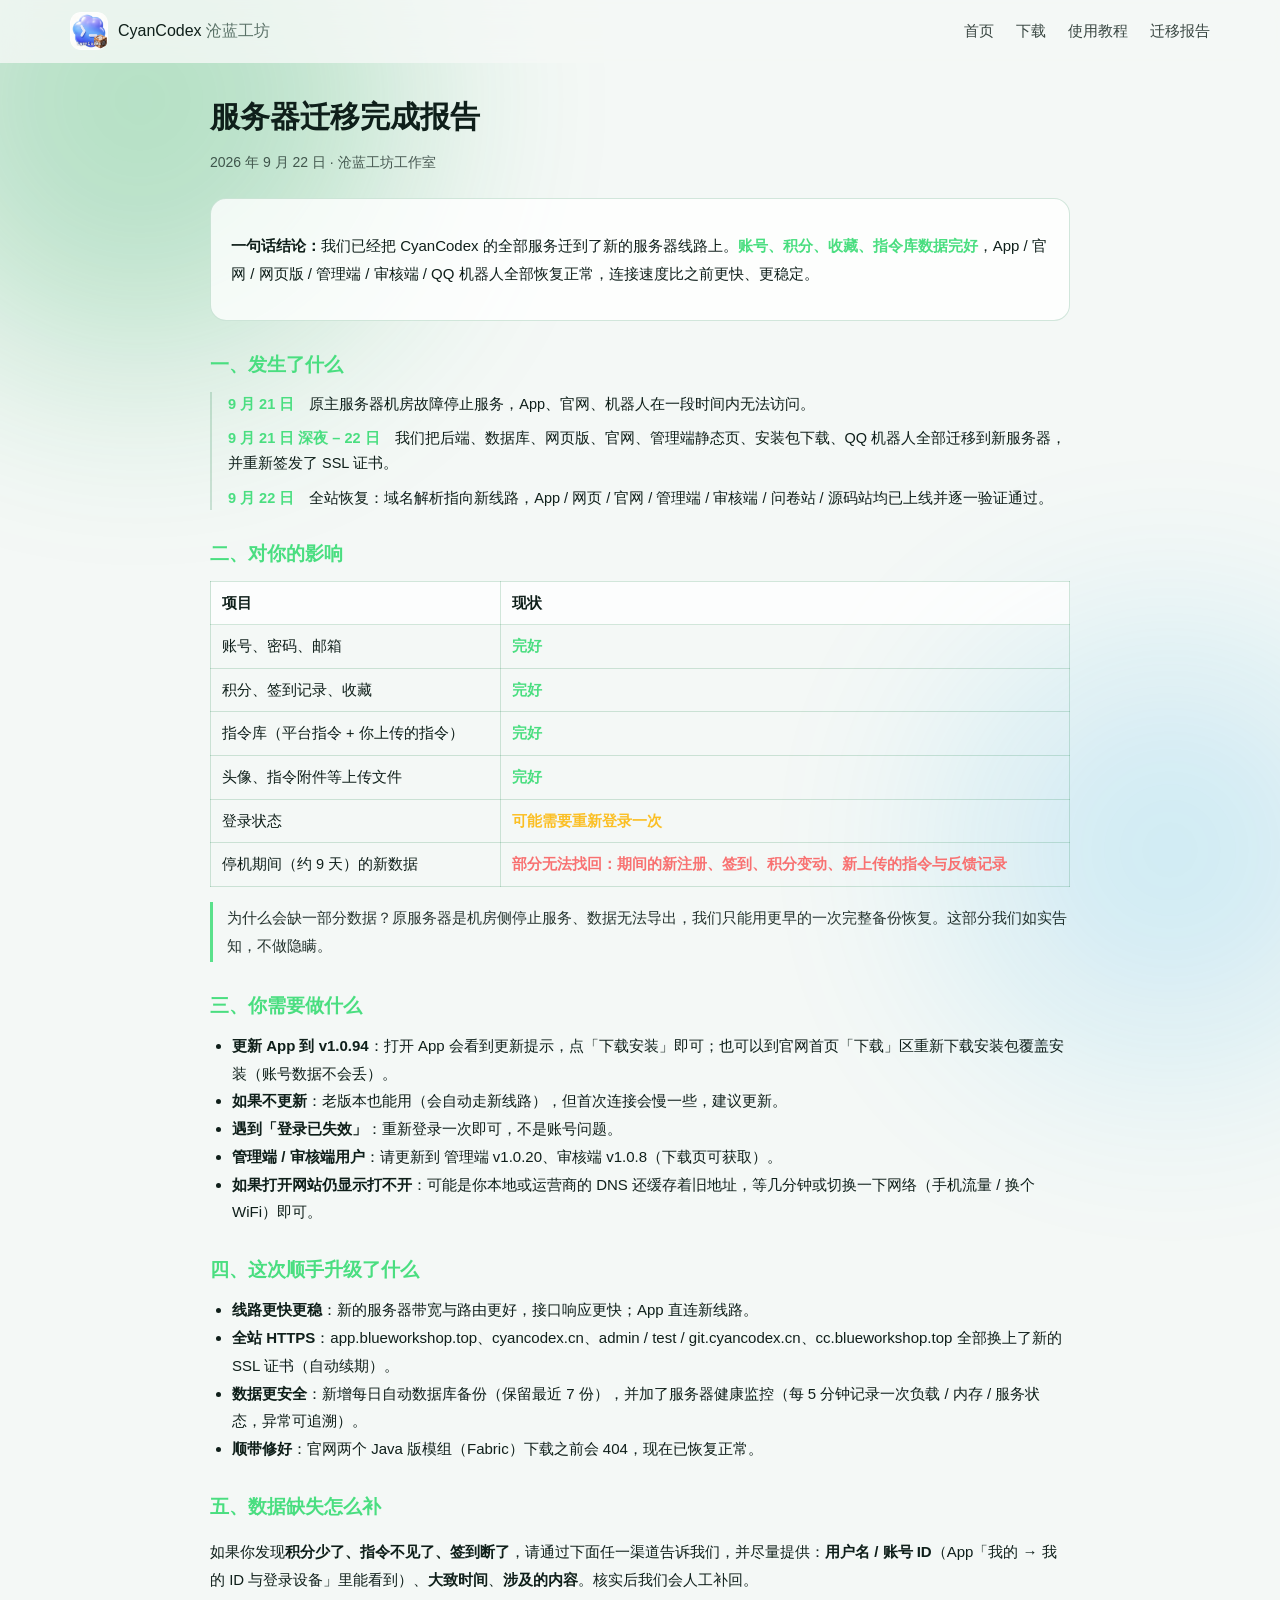
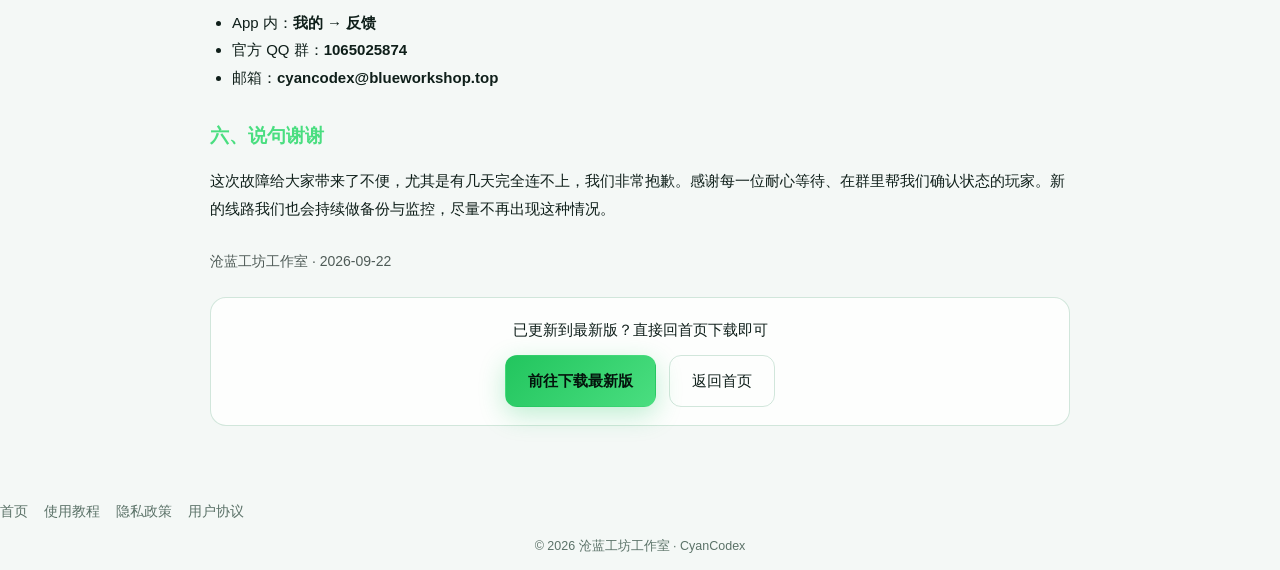
<file: official-site/notice-20260922.html>
<!DOCTYPE html>
<html lang="zh-CN">
<head>
<meta charset="UTF-8">
<meta name="viewport" content="width=device-width, initial-scale=1.0">
<title>服务器迁移完成报告 · CyanCodex 沧蓝工坊</title>
<meta name="description" content="CyanCodex（沧蓝工坊）服务器迁移完成报告：2026-09-22 完成线路迁移，账号与数据状态、需要用户做什么、问题反馈渠道。">
<meta name="theme-color" content="#0B1512">
<link rel="canonical" href="https://cyancodex.cn/notice-20260922.html">
<link rel="icon" href="assets/logo-app.png">
<link rel="apple-touch-icon" href="assets/logo-app.png">
<link rel="stylesheet" href="style.css?v=20260913c">
<style>
  .notice{position:relative;z-index:1;max-width:900px;margin:0 auto;padding:28px 20px 60px}
  .notice h1{font-size:30px;line-height:1.3;margin:6px 0 8px}
  .notice .sub{opacity:.72;font-size:14px;margin-bottom:22px}
  .notice h2{font-size:19px;margin:28px 0 10px;color:var(--accent)}
  .notice p,.notice li{line-height:1.85;font-size:15px}
  .notice ul{padding-left:22px;margin:8px 0}
  .card-n{background:color-mix(in srgb,var(--card) 92%,transparent);border:1px solid var(--line);border-radius:16px;padding:18px 20px;margin:14px 0}
  .ok{color:#4ade80;font-weight:700}
  .warn{color:#fbbf24;font-weight:700}
  .bad{color:#f87171;font-weight:700}
  table{width:100%;border-collapse:collapse;margin:10px 0;font-size:14.5px}
  th,td{border:1px solid var(--line);padding:9px 11px;text-align:left}
  th{background:color-mix(in srgb,var(--card) 85%,transparent);font-weight:600}
  code{background:color-mix(in srgb,var(--card) 85%,transparent);padding:1px 6px;border-radius:6px;font-size:13.5px}
  .tl{border-left:2px solid var(--line);padding-left:16px;margin:8px 0}
  .tl div{margin:10px 0;font-size:14.5px}
  .tl b{color:var(--accent)}
  .quote{border-left:3px solid var(--accent);padding:2px 0 2px 14px;opacity:.9;font-size:14.5px}
</style>
</head>
<body>
<div class="bg-glow g1"></div>
<div class="bg-glow g2"></div>

<nav class="nav" id="nav">
  <div class="nav-inner">
    <a class="brand" href="index.html">
      <img src="assets/logo-app.png" alt="CyanCodex" width="30" height="30">
      <span>CyanCodex <span class="muted">沧蓝工坊</span></span>
    </a>
    <div class="nav-links">
      <a href="index.html">首页</a>
      <a href="index.html#download">下载</a>
      <a href="guide.html">使用教程</a>
      <a href="notice-20260922.html">迁移报告</a>
    </div>
  </div>
</nav>

<main class="notice">
  <h1>服务器迁移完成报告</h1>
  <p class="sub">2026 年 9 月 22 日 · 沧蓝工坊工作室</p>

  <div class="card-n">
    <p><b>一句话结论：</b>我们已经把 CyanCodex 的全部服务迁到了新的服务器线路上。<span class="ok">账号、积分、收藏、指令库数据完好</span>，App / 官网 / 网页版 / 管理端 / 审核端 / QQ 机器人全部恢复正常，连接速度比之前更快、更稳定。</p>
  </div>

  <h2>一、发生了什么</h2>
  <div class="tl">
    <div><b>9 月 21 日</b>　原主服务器机房故障停止服务，App、官网、机器人在一段时间内无法访问。</div>
    <div><b>9 月 21 日 深夜 – 22 日</b>　我们把后端、数据库、网页版、官网、管理端静态页、安装包下载、QQ 机器人全部迁移到新服务器，并重新签发了 SSL 证书。</div>
    <div><b>9 月 22 日</b>　全站恢复：域名解析指向新线路，App / 网页 / 官网 / 管理端 / 审核端 / 问卷站 / 源码站均已上线并逐一验证通过。</div>
  </div>

  <h2>二、对你的影响</h2>
  <table>
    <tr><th>项目</th><th>现状</th></tr>
    <tr><td>账号、密码、邮箱</td><td class="ok">完好</td></tr>
    <tr><td>积分、签到记录、收藏</td><td class="ok">完好</td></tr>
    <tr><td>指令库（平台指令 + 你上传的指令）</td><td class="ok">完好</td></tr>
    <tr><td>头像、指令附件等上传文件</td><td class="ok">完好</td></tr>
    <tr><td>登录状态</td><td class="warn">可能需要重新登录一次</td></tr>
    <tr><td>停机期间（约 9 天）的新数据</td><td class="bad">部分无法找回：期间的新注册、签到、积分变动、新上传的指令与反馈记录</td></tr>
  </table>
  <p class="quote">为什么会缺一部分数据？原服务器是机房侧停止服务、数据无法导出，我们只能用更早的一次完整备份恢复。这部分我们如实告知，不做隐瞒。</p>

  <h2>三、你需要做什么</h2>
  <ul>
    <li><b>更新 App 到 v1.0.94</b>：打开 App 会看到更新提示，点「下载安装」即可；也可以到官网首页「下载」区重新下载安装包覆盖安装（账号数据不会丢）。</li>
    <li><b>如果不更新</b>：老版本也能用（会自动走新线路），但首次连接会慢一些，建议更新。</li>
    <li><b>遇到「登录已失效」</b>：重新登录一次即可，不是账号问题。</li>
    <li><b>管理端 / 审核端用户</b>：请更新到 管理端 v1.0.20、审核端 v1.0.8（下载页可获取）。</li>
    <li><b>如果打开网站仍显示打不开</b>：可能是你本地或运营商的 DNS 还缓存着旧地址，等几分钟或切换一下网络（手机流量 / 换个 WiFi）即可。</li>
  </ul>

  <h2>四、这次顺手升级了什么</h2>
  <ul>
    <li><b>线路更快更稳</b>：新的服务器带宽与路由更好，接口响应更快；App 直连新线路。</li>
    <li><b>全站 HTTPS</b>：app.blueworkshop.top、cyancodex.cn、admin / test / git.cyancodex.cn、cc.blueworkshop.top 全部换上了新的 SSL 证书（自动续期）。</li>
    <li><b>数据更安全</b>：新增每日自动数据库备份（保留最近 7 份），并加了服务器健康监控（每 5 分钟记录一次负载 / 内存 / 服务状态，异常可追溯）。</li>
    <li><b>顺带修好</b>：官网两个 Java 版模组（Fabric）下载之前会 404，现在已恢复正常。</li>
  </ul>

  <h2>五、数据缺失怎么补</h2>
  <p>如果你发现<b>积分少了、指令不见了、签到断了</b>，请通过下面任一渠道告诉我们，并尽量提供：<b>用户名 / 账号 ID</b>（App「我的 → 我的 ID 与登录设备」里能看到）、<b>大致时间</b>、<b>涉及的内容</b>。核实后我们会人工补回。</p>
  <ul>
    <li>App 内：<b>我的 → 反馈</b></li>
    <li>官方 QQ 群：<b>1065025874</b></li>
    <li>邮箱：<b>cyancodex@blueworkshop.top</b></li>
  </ul>

  <h2>六、说句谢谢</h2>
  <p>这次故障给大家带来了不便，尤其是有几天完全连不上，我们非常抱歉。感谢每一位耐心等待、在群里帮我们确认状态的玩家。新的线路我们也会持续做备份与监控，尽量不再出现这种情况。</p>

  <p class="sub" style="margin-top:26px">沧蓝工坊工作室 · 2026-09-22</p>

  <div class="card-n" style="text-align:center">
    <p style="margin:0 0 12px">已更新到最新版？直接回首页下载即可</p>
    <a class="btn primary" href="index.html#download">前往下载最新版</a>
    <a class="btn ghost" href="index.html" style="margin-left:8px">返回首页</a>
  </div>
</main>

<footer>
  <div class="wrap">
    <div class="foot-links">
      <a href="index.html">首页</a>
      <a href="guide.html">使用教程</a>
      <a href="privacy.html">隐私政策</a>
      <a href="terms.html">用户协议</a>
    </div>
  </div>
  <p class="muted small center">© 2026 沧蓝工坊工作室 · CyanCodex</p>
</footer>

<a class="back-top" id="back-top" href="#top" title="回到顶部">↑</a>
<script src="app.js?v=20260913c"></script>
</body>
</html>
</file>
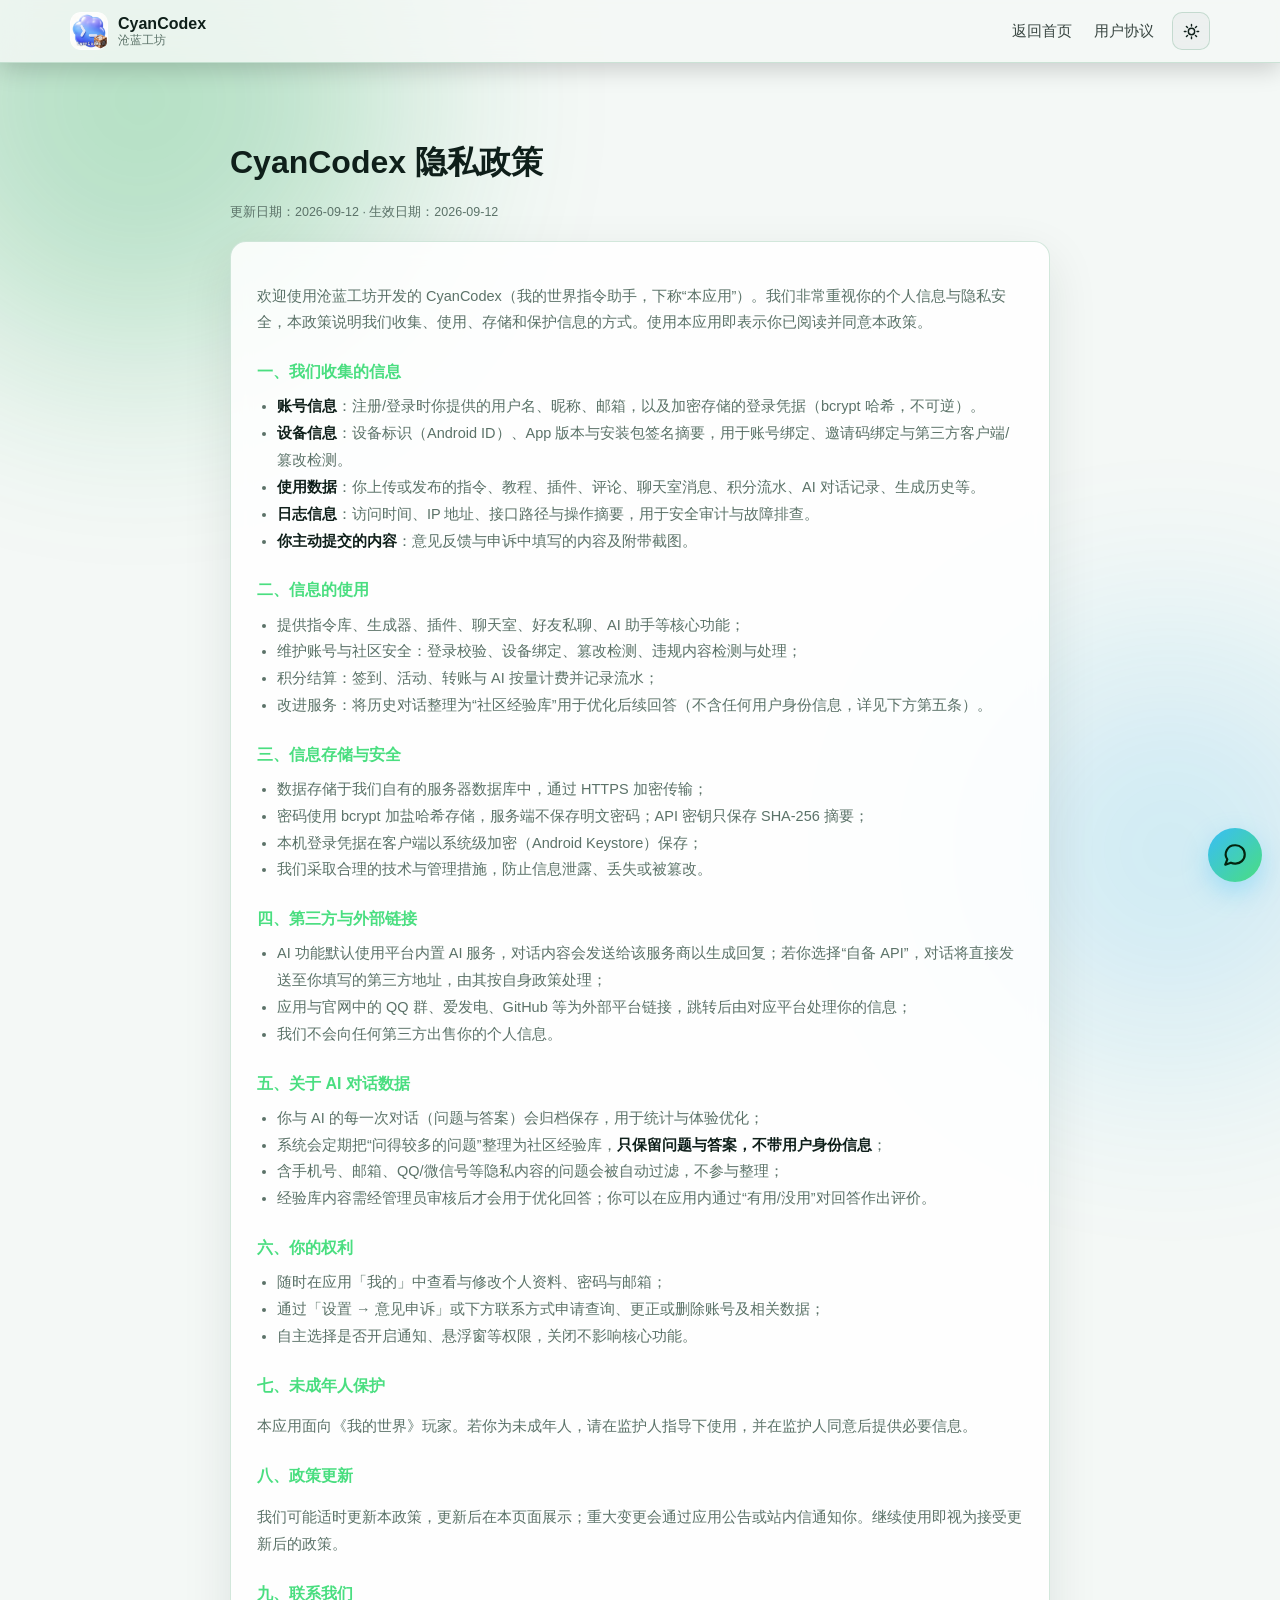
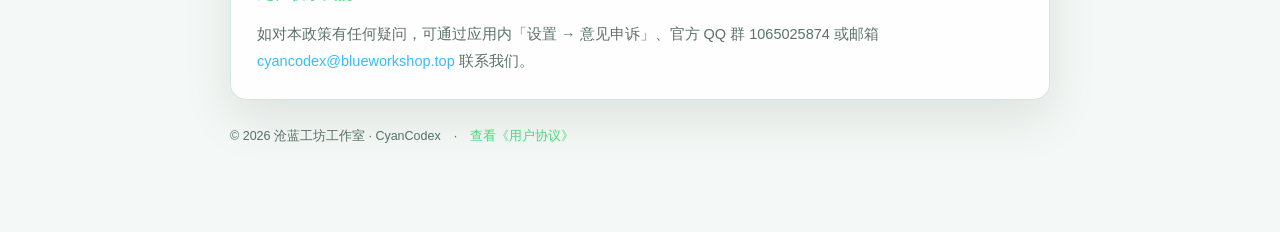
<file: official-site/privacy.html>
<!DOCTYPE html>
<html lang="zh-CN">
<head>
<meta charset="UTF-8">
<meta name="viewport" content="width=device-width, initial-scale=1.0">
<title>隐私政策 · CyanCodex 沧蓝工坊</title>
<meta name="description" content="CyanCodex（沧蓝工坊）隐私政策：说明我们收集、使用、存储与保护你个人信息的方式。">
<!-- OG:START 微信/社交平台分享卡片(由 .deploy/og/inject_og.py 生成, 勿手改) -->
<meta property="og:type" content="website">
<meta property="og:site_name" content="CyanCodex 沧蓝工坊">
<meta property="og:locale" content="zh_CN">
<meta property="og:title" content="隐私政策 · CyanCodex 沧蓝工坊">
<meta property="og:description" content="CyanCodex（沧蓝工坊）隐私政策：说明我们如何收集、使用、存储与保护你的个人信息。">
<meta property="og:url" content="https://cyancodex.cn/privacy.html">
<meta property="og:image" content="https://cyancodex.cn/assets/og-privacy.png">
<meta property="og:image:width" content="478">
<meta property="og:image:height" content="478">
<meta property="og:image:type" content="image/png">
<meta property="og:image:alt" content="隐私政策 · CyanCodex 沧蓝工坊">
<!-- OG:END -->
<meta name="theme-color" content="#0B1512">
<link rel="canonical" href="https://cyancodex.cn/privacy.html">
<link rel="icon" href="assets/logo-app.png">
<link rel="stylesheet" href="style.css?v=20260913c">
  <link rel="stylesheet" href="assets/cs.css?v=1">
</head>
<body>
<div class="bg-glow g1"></div><div class="bg-glow g2"></div>

<header class="nav scrolled">
  <div class="nav-inner">
    <a class="brand" href="/">
      <img src="assets/logo-app.png" alt="CyanCodex">
      <span class="brand-text"><b>CyanCodex</b><i>沧蓝工坊</i></span>
    </a>
    <nav class="nav-links">
      <a href="/">返回首页</a>
      <a href="terms.html">用户协议</a>
    </nav>
    <div class="nav-actions">
      <button class="icon-btn" id="theme-btn" title="切换主题">
        <svg viewBox="0 0 24 24" fill="none" stroke="currentColor" stroke-width="1.8" stroke-linecap="round"><path id="theme-ico" d="M21 12.79A9 9 0 1 1 11.21 3 7 7 0 0 0 21 12.79z"/></svg>
      </button>
    </div>
  </div>
</header>

<main class="section" style="max-width:860px">
  <h1 style="font-size:clamp(22px,3vw,32px);margin:0 0 6px">CyanCodex 隐私政策</h1>
  <p class="muted small">更新日期：2026-09-12 · 生效日期：2026-09-12</p>

  <div class="doc">
    <p>欢迎使用沧蓝工坊开发的 CyanCodex（我的世界指令助手，下称“本应用”）。我们非常重视你的个人信息与隐私安全，本政策说明我们收集、使用、存储和保护信息的方式。使用本应用即表示你已阅读并同意本政策。</p>

    <h3>一、我们收集的信息</h3>
    <ul>
      <li><b>账号信息</b>：注册/登录时你提供的用户名、昵称、邮箱，以及加密存储的登录凭据（bcrypt 哈希，不可逆）。</li>
      <li><b>设备信息</b>：设备标识（Android ID）、App 版本与安装包签名摘要，用于账号绑定、邀请码绑定与第三方客户端/篡改检测。</li>
      <li><b>使用数据</b>：你上传或发布的指令、教程、插件、评论、聊天室消息、积分流水、AI 对话记录、生成历史等。</li>
      <li><b>日志信息</b>：访问时间、IP 地址、接口路径与操作摘要，用于安全审计与故障排查。</li>
      <li><b>你主动提交的内容</b>：意见反馈与申诉中填写的内容及附带截图。</li>
    </ul>

    <h3>二、信息的使用</h3>
    <ul>
      <li>提供指令库、生成器、插件、聊天室、好友私聊、AI 助手等核心功能；</li>
      <li>维护账号与社区安全：登录校验、设备绑定、篡改检测、违规内容检测与处理；</li>
      <li>积分结算：签到、活动、转账与 AI 按量计费并记录流水；</li>
      <li>改进服务：将历史对话整理为“社区经验库”用于优化后续回答（不含任何用户身份信息，详见下方第五条）。</li>
    </ul>

    <h3>三、信息存储与安全</h3>
    <ul>
      <li>数据存储于我们自有的服务器数据库中，通过 HTTPS 加密传输；</li>
      <li>密码使用 bcrypt 加盐哈希存储，服务端不保存明文密码；API 密钥只保存 SHA-256 摘要；</li>
      <li>本机登录凭据在客户端以系统级加密（Android Keystore）保存；</li>
      <li>我们采取合理的技术与管理措施，防止信息泄露、丢失或被篡改。</li>
    </ul>

    <h3>四、第三方与外部链接</h3>
    <ul>
      <li>AI 功能默认使用平台内置 AI 服务，对话内容会发送给该服务商以生成回复；若你选择“自备 API”，对话将直接发送至你填写的第三方地址，由其按自身政策处理；</li>
      <li>应用与官网中的 QQ 群、爱发电、GitHub 等为外部平台链接，跳转后由对应平台处理你的信息；</li>
      <li>我们不会向任何第三方出售你的个人信息。</li>
    </ul>

    <h3>五、关于 AI 对话数据</h3>
    <ul>
      <li>你与 AI 的每一次对话（问题与答案）会归档保存，用于统计与体验优化；</li>
      <li>系统会定期把“问得较多的问题”整理为社区经验库，<b>只保留问题与答案，不带用户身份信息</b>；</li>
      <li>含手机号、邮箱、QQ/微信号等隐私内容的问题会被自动过滤，不参与整理；</li>
      <li>经验库内容需经管理员审核后才会用于优化回答；你可以在应用内通过“有用/没用”对回答作出评价。</li>
    </ul>

    <h3>六、你的权利</h3>
    <ul>
      <li>随时在应用「我的」中查看与修改个人资料、密码与邮箱；</li>
      <li>通过「设置 → 意见申诉」或下方联系方式申请查询、更正或删除账号及相关数据；</li>
      <li>自主选择是否开启通知、悬浮窗等权限，关闭不影响核心功能。</li>
    </ul>

    <h3>七、未成年人保护</h3>
    <p>本应用面向《我的世界》玩家。若你为未成年人，请在监护人指导下使用，并在监护人同意后提供必要信息。</p>

    <h3>八、政策更新</h3>
    <p>我们可能适时更新本政策，更新后在本页面展示；重大变更会通过应用公告或站内信通知你。继续使用即视为接受更新后的政策。</p>

    <h3>九、联系我们</h3>
    <p>如对本政策有任何疑问，可通过应用内「设置 → 意见申诉」、官方 QQ 群 1065025874 或邮箱 <a href="mailto:cyancodex@blueworkshop.top">cyancodex@blueworkshop.top</a> 联系我们。</p>
  </div>

  <p class="muted small" style="margin-top:26px">© 2026 沧蓝工坊工作室 · CyanCodex　·　<a href="terms.html">查看《用户协议》</a></p>
</main>

<script src="app.js?v=20260913c"></script>
  <script src="assets/cs.js?v=1" defer></script>
</body>
</html>
</file>
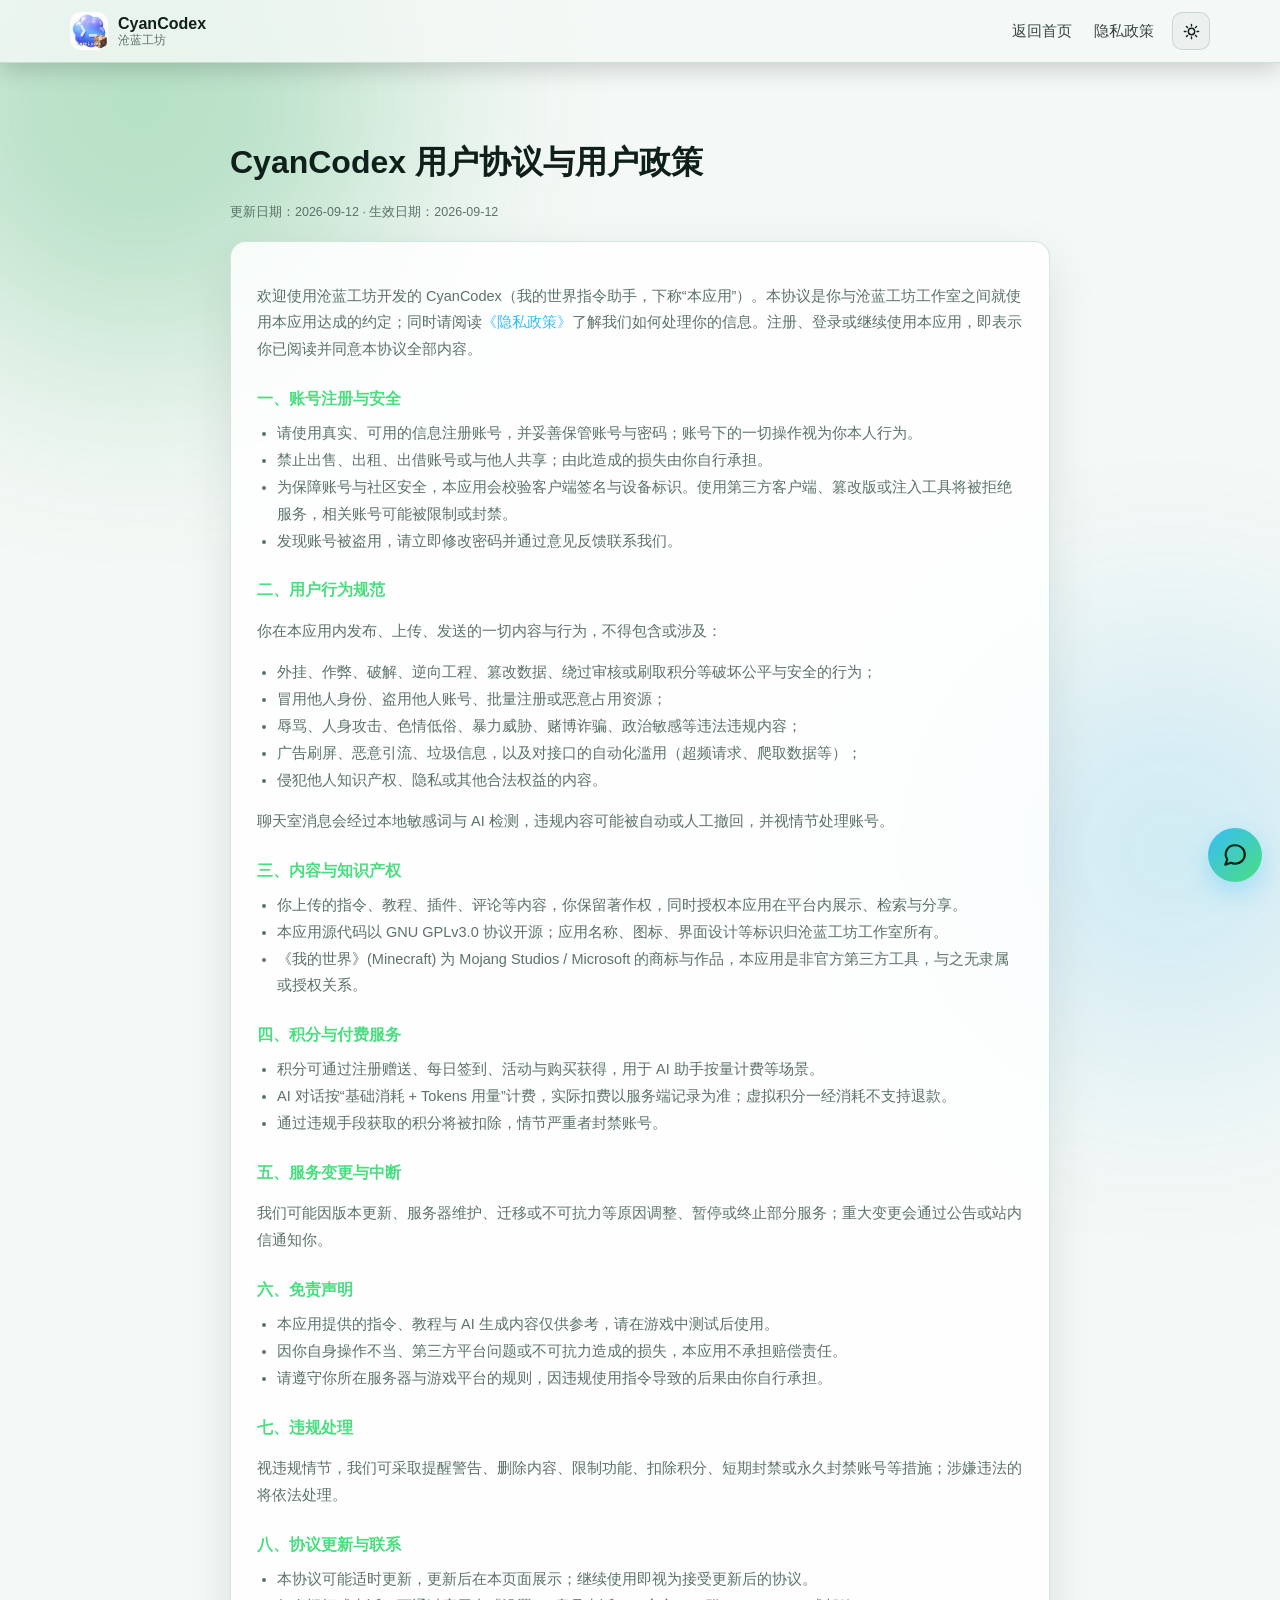
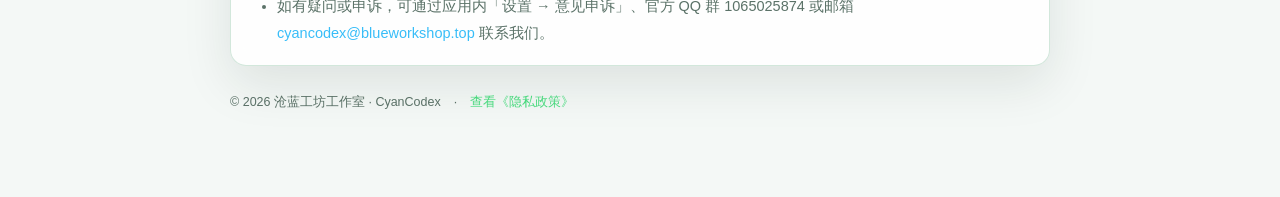
<file: official-site/terms.html>
<!DOCTYPE html>
<html lang="zh-CN">
<head>
<meta charset="UTF-8">
<meta name="viewport" content="width=device-width, initial-scale=1.0">
<title>用户协议 · CyanCodex 沧蓝工坊</title>
<meta name="description" content="CyanCodex（沧蓝工坊）用户协议与用户政策：账号规范、行为准则、积分规则与免责声明。">
<!-- OG:START 微信/社交平台分享卡片(由 .deploy/og/inject_og.py 生成, 勿手改) -->
<meta property="og:type" content="website">
<meta property="og:site_name" content="CyanCodex 沧蓝工坊">
<meta property="og:locale" content="zh_CN">
<meta property="og:title" content="用户协议 · CyanCodex 沧蓝工坊">
<meta property="og:description" content="CyanCodex（沧蓝工坊）用户协议：账号规范、行为准则、积分规则与免责声明。">
<meta property="og:url" content="https://cyancodex.cn/terms.html">
<meta property="og:image" content="https://cyancodex.cn/assets/og-terms.png">
<meta property="og:image:width" content="478">
<meta property="og:image:height" content="478">
<meta property="og:image:type" content="image/png">
<meta property="og:image:alt" content="用户协议 · CyanCodex 沧蓝工坊">
<!-- OG:END -->
<meta name="theme-color" content="#0B1512">
<link rel="canonical" href="https://cyancodex.cn/terms.html">
<link rel="icon" href="assets/logo-app.png">
<link rel="stylesheet" href="style.css?v=20260913c">
  <link rel="stylesheet" href="assets/cs.css?v=1">
</head>
<body>
<div class="bg-glow g1"></div><div class="bg-glow g2"></div>

<header class="nav scrolled">
  <div class="nav-inner">
    <a class="brand" href="/">
      <img src="assets/logo-app.png" alt="CyanCodex">
      <span class="brand-text"><b>CyanCodex</b><i>沧蓝工坊</i></span>
    </a>
    <nav class="nav-links">
      <a href="/">返回首页</a>
      <a href="privacy.html">隐私政策</a>
    </nav>
    <div class="nav-actions">
      <button class="icon-btn" id="theme-btn" title="切换主题">
        <svg viewBox="0 0 24 24" fill="none" stroke="currentColor" stroke-width="1.8" stroke-linecap="round"><path id="theme-ico" d="M21 12.79A9 9 0 1 1 11.21 3 7 7 0 0 0 21 12.79z"/></svg>
      </button>
    </div>
  </div>
</header>

<main class="section" style="max-width:860px">
  <h1 style="font-size:clamp(22px,3vw,32px);margin:0 0 6px">CyanCodex 用户协议与用户政策</h1>
  <p class="muted small">更新日期：2026-09-12 · 生效日期：2026-09-12</p>

  <div class="doc">
    <p>欢迎使用沧蓝工坊开发的 CyanCodex（我的世界指令助手，下称“本应用”）。本协议是你与沧蓝工坊工作室之间就使用本应用达成的约定；同时请阅读<a href="privacy.html">《隐私政策》</a>了解我们如何处理你的信息。注册、登录或继续使用本应用，即表示你已阅读并同意本协议全部内容。</p>

    <h3>一、账号注册与安全</h3>
    <ul>
      <li>请使用真实、可用的信息注册账号，并妥善保管账号与密码；账号下的一切操作视为你本人行为。</li>
      <li>禁止出售、出租、出借账号或与他人共享；由此造成的损失由你自行承担。</li>
      <li>为保障账号与社区安全，本应用会校验客户端签名与设备标识。使用第三方客户端、篡改版或注入工具将被拒绝服务，相关账号可能被限制或封禁。</li>
      <li>发现账号被盗用，请立即修改密码并通过意见反馈联系我们。</li>
    </ul>

    <h3>二、用户行为规范</h3>
    <p>你在本应用内发布、上传、发送的一切内容与行为，不得包含或涉及：</p>
    <ul>
      <li>外挂、作弊、破解、逆向工程、篡改数据、绕过审核或刷取积分等破坏公平与安全的行为；</li>
      <li>冒用他人身份、盗用他人账号、批量注册或恶意占用资源；</li>
      <li>辱骂、人身攻击、色情低俗、暴力威胁、赌博诈骗、政治敏感等违法违规内容；</li>
      <li>广告刷屏、恶意引流、垃圾信息，以及对接口的自动化滥用（超频请求、爬取数据等）；</li>
      <li>侵犯他人知识产权、隐私或其他合法权益的内容。</li>
    </ul>
    <p>聊天室消息会经过本地敏感词与 AI 检测，违规内容可能被自动或人工撤回，并视情节处理账号。</p>

    <h3>三、内容与知识产权</h3>
    <ul>
      <li>你上传的指令、教程、插件、评论等内容，你保留著作权，同时授权本应用在平台内展示、检索与分享。</li>
      <li>本应用源代码以 GNU GPLv3.0 协议开源；应用名称、图标、界面设计等标识归沧蓝工坊工作室所有。</li>
      <li>《我的世界》(Minecraft) 为 Mojang Studios / Microsoft 的商标与作品，本应用是非官方第三方工具，与之无隶属或授权关系。</li>
    </ul>

    <h3>四、积分与付费服务</h3>
    <ul>
      <li>积分可通过注册赠送、每日签到、活动与购买获得，用于 AI 助手按量计费等场景。</li>
      <li>AI 对话按“基础消耗 + Tokens 用量”计费，实际扣费以服务端记录为准；虚拟积分一经消耗不支持退款。</li>
      <li>通过违规手段获取的积分将被扣除，情节严重者封禁账号。</li>
    </ul>

    <h3>五、服务变更与中断</h3>
    <p>我们可能因版本更新、服务器维护、迁移或不可抗力等原因调整、暂停或终止部分服务；重大变更会通过公告或站内信通知你。</p>

    <h3>六、免责声明</h3>
    <ul>
      <li>本应用提供的指令、教程与 AI 生成内容仅供参考，请在游戏中测试后使用。</li>
      <li>因你自身操作不当、第三方平台问题或不可抗力造成的损失，本应用不承担赔偿责任。</li>
      <li>请遵守你所在服务器与游戏平台的规则，因违规使用指令导致的后果由你自行承担。</li>
    </ul>

    <h3>七、违规处理</h3>
    <p>视违规情节，我们可采取提醒警告、删除内容、限制功能、扣除积分、短期封禁或永久封禁账号等措施；涉嫌违法的将依法处理。</p>

    <h3>八、协议更新与联系</h3>
    <ul>
      <li>本协议可能适时更新，更新后在本页面展示；继续使用即视为接受更新后的协议。</li>
      <li>如有疑问或申诉，可通过应用内「设置 → 意见申诉」、官方 QQ 群 1065025874 或邮箱 <a href="mailto:cyancodex@blueworkshop.top">cyancodex@blueworkshop.top</a> 联系我们。</li>
    </ul>
  </div>

  <p class="muted small" style="margin-top:26px">© 2026 沧蓝工坊工作室 · CyanCodex　·　<a href="privacy.html">查看《隐私政策》</a></p>
</main>

<script src="app.js?v=20260913c"></script>
  <script src="assets/cs.js?v=1" defer></script>
</body>
</html>
</file>
<file: official-site/style.css>
/* CyanCodex 官网 (沧蓝工坊) — 深色玻璃风格, 零依赖 */
:root{
  --bg:#0B1512; --bg2:#0E1B16; --card:rgba(20,38,31,.62); --card2:rgba(255,255,255,.04);
  --line:rgba(74,222,128,.16); --txt:#E7F3EC; --dim:#9DB4A5;
  --accent:#4ADE80; --accent2:#22C55E; --accent3:#38BDF8;
  --shadow:0 18px 50px rgba(0,0,0,.35);
  --radius:16px;
}
html[data-theme="light"]{
  --bg:#F4F8F6; --bg2:#FFFFFF; --card:rgba(255,255,255,.86); --card2:rgba(15,23,42,.03);
  --line:rgba(14,122,61,.18); --txt:#0F1F1A; --dim:#5B7268;
  --shadow:0 18px 50px rgba(15,42,30,.10);
}
*{box-sizing:border-box}
html{scroll-behavior:smooth}
body{
  margin:0; background:var(--bg); color:var(--txt); line-height:1.7;
  font-family:-apple-system,BlinkMacSystemFont,"Segoe UI","PingFang SC","Microsoft YaHei",sans-serif;
  overflow-x:hidden;
}
a{color:var(--accent);text-decoration:none}
a:hover{text-decoration:none;opacity:.9}
code{font-family:ui-monospace,Consolas,Menlo,monospace;font-size:.92em;background:var(--card2);padding:1px 6px;border-radius:6px}
.grad{background:linear-gradient(120deg,var(--accent),var(--accent3));-webkit-background-clip:text;background-clip:text;color:transparent}
.muted{color:var(--dim)}
.small{font-size:12.5px}
.center{text-align:center}
.bg-glow{position:fixed;border-radius:50%;filter:blur(110px);opacity:.28;pointer-events:none;z-index:0}
.g1{width:520px;height:520px;background:#16A34A;top:-160px;left:-120px}
.g2{width:420px;height:420px;background:#0EA5E9;bottom:-160px;right:-100px;opacity:.16}
.g3{width:360px;height:360px;background:#22C55E;top:38%;left:55%;opacity:.10}

/* 按钮 */
.btn{display:inline-flex;align-items:center;justify-content:center;gap:8px;padding:12px 22px;border-radius:12px;
  border:1px solid var(--line);background:var(--card2);color:var(--txt);font-size:15px;cursor:pointer;transition:.2s;font-weight:500}
.btn:hover{transform:translateY(-1px)}
.btn.primary{background:linear-gradient(135deg,var(--accent2),var(--accent));color:#04140C;font-weight:700;border-color:transparent;box-shadow:0 8px 26px rgba(34,197,94,.28)}
.btn.ghost{background:transparent}
.btn .ico-svg{width:16px;height:16px;flex:none}
.btn.small{padding:8px 16px;font-size:13.5px;border-radius:10px}
.icon-btn{display:grid;place-items:center;width:38px;height:38px;border-radius:10px;border:1px solid var(--line);
  background:var(--card2);color:var(--txt);cursor:pointer}
.icon-btn svg{width:19px;height:19px}
.menu-btn{display:none}

/* 导航 */
.nav{position:sticky;top:0;z-index:50;backdrop-filter:blur(14px);background:color-mix(in srgb,var(--bg) 82%,transparent);
  border-bottom:1px solid transparent;transition:.25s}
.nav.scrolled{border-bottom-color:var(--line);box-shadow:0 6px 24px rgba(0,0,0,.18)}
.nav-inner{max-width:1180px;margin:0 auto;padding:12px 20px;display:flex;align-items:center;gap:18px}
.brand{display:flex;align-items:center;gap:10px;color:var(--txt)}
.brand img{width:38px;height:38px;border-radius:11px}
.brand-text{display:flex;flex-direction:column;line-height:1.15}
.brand-text b{font-size:16px}
.brand-text i{font-style:normal;font-size:11.5px;color:var(--dim)}
.nav-links{display:flex;gap:22px;margin-left:auto;font-size:14.5px}
.nav-links a{color:var(--txt);opacity:.82}
.nav-links a:hover{opacity:1;color:var(--accent)}
.nav-actions{display:flex;align-items:center;gap:10px}

/* 首屏 */
.hero{position:relative;z-index:1;padding:64px 20px 40px}
.hero-inner{max-width:1180px;margin:0 auto;display:grid;grid-template-columns:1.1fr .9fr;gap:40px;align-items:center}
.pill{display:inline-block;padding:5px 14px;border-radius:20px;border:1px solid var(--line);background:var(--card2);
  font-size:12.5px;color:var(--accent);margin-bottom:16px}
.hero h1{font-size:clamp(30px,4.4vw,52px);line-height:1.22;margin:0 0 16px;font-weight:800;letter-spacing:-.5px}
.hero-sub{color:var(--dim);font-size:15.5px;max-width:560px}
.hero-sub b{color:var(--txt)}
.hero-actions{display:flex;gap:12px;margin:26px 0 14px;flex-wrap:wrap}
.hero-meta{font-size:13px;color:var(--dim)}
.scroll-hint{text-align:center;color:var(--dim);font-size:12.5px;padding:26px 0 6px;animation:float 2.6s ease-in-out infinite}
@keyframes float{0%,100%{transform:translateY(0)}50%{transform:translateY(6px)}}

/* 手机预览 */
.phone-wrap{position:relative;display:grid;place-items:center}
.phone{position:relative;width:284px;height:568px;border-radius:38px;background:linear-gradient(160deg,#182722,#0E1B16);
  border:1px solid var(--line);box-shadow:var(--shadow);padding:12px}
html[data-theme="light"] .phone{background:linear-gradient(160deg,#0E1B16,#12332A)}
.phone-notch{position:absolute;top:12px;left:50%;transform:translateX(-50%);width:96px;height:18px;border-radius:0 0 14px 14px;background:#0B1512;z-index:2}
.phone-screen{width:100%;height:100%;border-radius:28px;background:linear-gradient(180deg,#0B1512,#0F2A21);overflow:hidden;
  display:flex;flex-direction:column;color:#E7F3EC}
.app-bar{display:flex;align-items:center;gap:8px;padding:26px 12px 10px;font-size:12.5px;font-weight:600}
.app-bar img{width:20px;height:20px;border-radius:6px}
.app-bar-right{margin-left:auto;font-size:10.5px;color:#9DB4A5}
.app-body{flex:1;padding:6px 10px;display:flex;flex-direction:column;gap:8px;overflow:hidden}
.app-card{border-radius:12px;padding:10px 12px;background:rgba(74,222,128,.14);border:1px solid rgba(74,222,128,.3)}
.app-card-title{font-size:13px;font-weight:700;color:#4ADE80}
.app-card-desc{font-size:10.5px;color:#9DB4A5}
.app-grid{display:grid;grid-template-columns:1fr 1fr;gap:6px}
.app-mini{font-size:10.5px;padding:8px;border-radius:10px;background:rgba(255,255,255,.05);border:1px solid rgba(255,255,255,.07);text-align:center}
.app-chat{margin-top:auto;display:flex;flex-direction:column;gap:6px;padding-bottom:8px}
.bubble{max-width:88%;font-size:10.5px;padding:7px 10px;border-radius:12px;line-height:1.5}
.bubble.left{background:rgba(255,255,255,.07);border:1px solid rgba(255,255,255,.08)}
.bubble.right{align-self:flex-end;background:rgba(74,222,128,.16);border:1px solid rgba(74,222,128,.32)}
.app-tabbar{display:flex;justify-content:space-around;padding:8px 4px 14px;font-size:9.5px;color:#9DB4A5;border-top:1px solid rgba(255,255,255,.06)}
.app-tabbar .on{color:#4ADE80}
.phone-glow{position:absolute;inset:auto 0 0 0;height:60%;background:radial-gradient(60% 60% at 50% 100%,rgba(34,197,94,.28),transparent 70%);filter:blur(30px);z-index:-1}

/* 区块 */
.section{position:relative;z-index:1;max-width:1180px;margin:0 auto;padding:72px 20px}
.section.alt{max-width:none;background:color-mix(in srgb,var(--bg2) 70%,transparent);border-top:1px solid var(--line);border-bottom:1px solid var(--line)}
.section.alt > *{max-width:1180px;margin-left:auto;margin-right:auto}
.section-head{text-align:center;margin-bottom:38px}
.section-head h2{font-size:clamp(24px,3vw,34px);margin:0 0 8px;font-weight:800}
.section-head p{color:var(--dim);margin:0;font-size:15px}
.grid{display:grid;gap:16px}
.cards{grid-template-columns:repeat(auto-fit,minmax(258px,1fr))}
.two{grid-template-columns:repeat(auto-fit,minmax(320px,1fr))}
.three{grid-template-columns:repeat(auto-fit,minmax(250px,1fr))}
.card{background:var(--card);border:1px solid var(--line);border-radius:var(--radius);padding:20px;backdrop-filter:blur(10px);
  box-shadow:var(--shadow);transition:.25s}
.card:hover{transform:translateY(-3px);border-color:rgba(74,222,128,.42)}
.card h3{margin:12px 0 8px;font-size:17px}
.card p{margin:0;color:var(--dim);font-size:14px}
.card-ico{width:40px;height:40px;border-radius:12px;display:grid;place-items:center;font-weight:800;
  color:#04140C;background:var(--c,#4ADE80);box-shadow:0 8px 22px color-mix(in srgb,var(--c,#4ADE80) 35%,transparent)}
pre.code{background:rgba(0,0,0,.34);border:1px solid var(--line);border-radius:12px;padding:14px;overflow:auto;
  font-family:ui-monospace,Consolas,Menlo,monospace;font-size:12.5px;line-height:1.65;color:#CFF3DD;white-space:pre;margin:12px 0 0}
pre.code.small{font-size:11.5px}
html[data-theme="light"] pre.code{background:rgba(15,42,30,.06);color:#12402F}

/* 生成器 tabs */
.tabs{background:var(--card);border:1px solid var(--line);border-radius:var(--radius);padding:18px;backdrop-filter:blur(10px);box-shadow:var(--shadow)}
.tab-bar{display:flex;gap:8px;flex-wrap:wrap;margin-bottom:16px}
.tab{padding:9px 16px;border-radius:10px;border:1px solid var(--line);background:transparent;color:var(--dim);cursor:pointer;font-size:14px}
.tab.on{background:linear-gradient(135deg,var(--accent2),var(--accent));color:#04140C;font-weight:700;border-color:transparent}
.panel{display:none}
.panel.on{display:block;animation:fade .25s ease}
.panel h3{margin:0 0 6px;font-size:17px}
.panel p{color:var(--dim);margin:0;font-size:14px}
@keyframes fade{from{opacity:0;transform:translateY(6px)}to{opacity:1;transform:none}}

/* API 区 */
.api-wrap{display:grid;grid-template-columns:1fr 1.05fr;gap:26px;align-items:start}
.ticks{list-style:none;padding:0;margin:0 0 20px}
.ticks li{position:relative;padding-left:26px;margin-bottom:12px;color:var(--dim);font-size:14.5px}
.ticks li::before{content:"✓";position:absolute;left:0;top:0;color:var(--accent);font-weight:800}
.ticks b{color:var(--txt)}
.api-code .code-head{font-size:12.5px;color:var(--accent);margin-bottom:-4px}

/* 时间线 */
.timeline{position:relative;padding-left:26px}
.timeline::before{content:"";position:absolute;left:8px;top:6px;bottom:6px;width:2px;background:linear-gradient(180deg,var(--accent),transparent)}
.tl-item{position:relative;margin-bottom:22px}
.tl-dot{position:absolute;left:-24px;top:6px;width:12px;height:12px;border-radius:50%;background:var(--accent);
  box-shadow:0 0 0 4px color-mix(in srgb,var(--accent) 22%,transparent)}
.tl-body{background:var(--card);border:1px solid var(--line);border-radius:14px;padding:16px 18px;backdrop-filter:blur(10px)}
.tl-head{display:flex;align-items:center;gap:10px;margin-bottom:6px}
.tl-head b{font-size:16px}
.tl-tag{font-size:11.5px;padding:2px 9px;border-radius:20px;background:color-mix(in srgb,var(--accent) 18%,transparent);color:var(--accent)}
.tl-body p{margin:2px 0;color:var(--dim);font-size:13.5px}

/* 下载 */
.dl-card{display:flex;flex-direction:column;align-items:center;gap:8px;background:var(--card);border:1px solid var(--line);
  border-radius:var(--radius);padding:26px 20px;backdrop-filter:blur(10px);box-shadow:var(--shadow);color:var(--txt);transition:.25s;text-align:center}
.dl-card:hover{transform:translateY(-3px);border-color:rgba(74,222,128,.42)}
.dl-card.disabled{opacity:.62;cursor:not-allowed}
.dl-ico{height:34px;display:flex;align-items:center;justify-content:center}
.dl-ico .ico-svg{width:32px;height:32px;display:block}
.dl-ico .ico-svg path,.dl-ico .ico-svg g,.dl-ico .ico-svg circle,.dl-ico .ico-svg rect{fill:currentColor}
.dl-card h3{margin:0;font-size:18px}
.dl-ver{margin:0;color:var(--dim);font-size:13px}

/* FAQ */
.faq{display:flex;flex-direction:column;gap:10px;max-width:860px;margin:0 auto}
details{background:var(--card);border:1px solid var(--line);border-radius:14px;padding:14px 18px;backdrop-filter:blur(10px)}
details summary{cursor:pointer;font-weight:600;font-size:15px;list-style:none}
details summary::-webkit-details-marker{display:none}
details summary::after{content:"+";float:right;color:var(--accent);font-weight:800}
details[open] summary::after{content:"−"}
details p{margin:10px 0 0;color:var(--dim);font-size:14px}

/* 页脚 */
.foot{position:relative;z-index:1;border-top:1px solid var(--line);padding:34px 20px 26px;margin-top:20px}
.foot-inner{max-width:1180px;margin:0 auto;display:flex;flex-wrap:wrap;gap:20px;align-items:center;justify-content:space-between}
.foot-brand{display:flex;align-items:center;gap:12px}
.foot-brand img{width:44px;height:44px;border-radius:12px}
.foot-brand b{font-size:15px}
.foot-brand p{margin:0}
.foot-links{display:flex;gap:16px;flex-wrap:wrap;font-size:14px}
.foot-links a{color:var(--dim)}
.foot-links a:hover{color:var(--accent)}

/* 法律文档页 (隐私政策 / 用户协议) */
.doc{background:var(--card);border:1px solid var(--line);border-radius:var(--radius);padding:26px 26px 10px;
  backdrop-filter:blur(10px);box-shadow:var(--shadow);margin-top:18px}
.doc h3{font-size:16px;margin:22px 0 8px;color:var(--accent)}
.doc h3:first-child{margin-top:0}
.doc p,.doc li{color:var(--dim);font-size:14.5px;line-height:1.85}
.doc b{color:var(--txt)}
.doc ul{padding-left:20px;margin:8px 0}
.doc a{color:var(--accent3)}

/* 回到顶部 */
.back-top{position:fixed;right:22px;bottom:22px;width:44px;height:44px;border-radius:50%;display:grid;place-items:center;
  background:linear-gradient(135deg,var(--accent2),var(--accent));color:#04140C;font-weight:800;box-shadow:var(--shadow);
  opacity:0;pointer-events:none;transition:.25s;z-index:60}
.back-top.on{opacity:1;pointer-events:auto}

/* 滚动出现 */
.reveal{opacity:0;transform:translateY(14px);transition:opacity .5s ease,transform .5s ease}
.reveal.in{opacity:1;transform:none}

@media (max-width:980px){
  .hero-inner{grid-template-columns:1fr;gap:28px}
  .phone-wrap{order:-1}
  .api-wrap{grid-template-columns:1fr}
  .nav-links{position:fixed;left:0;right:0;top:62px;flex-direction:column;gap:0;background:var(--bg2);border-bottom:1px solid var(--line);
    padding:8px 20px;display:none}
  .nav-links.open{display:flex}
  .nav-links a{padding:11px 0;border-bottom:1px solid var(--line)}
  .menu-btn{display:grid}
}
</file>
<file: official-site/assets/cs.css>
/* CyanCodex 官网 AI 客服 · 样式 */
#csc-btn {
  position: fixed; right: 18px; bottom: 18px; z-index: 9998;
  width: 54px; height: 54px; border-radius: 50%; border: none; cursor: pointer;
  background: linear-gradient(135deg, #38bdf8, #4ade80); color: #04240f;
  box-shadow: 0 10px 26px rgba(56, 189, 248, .35);
  display: flex; align-items: center; justify-content: center;
  transition: transform .15s ease, box-shadow .15s ease;
}
#csc-btn:hover { transform: translateY(-2px); box-shadow: 0 14px 30px rgba(56, 189, 248, .45); }
#csc-btn svg { width: 26px; height: 26px; }
#csc-btn .csc-dot {
  position: absolute; top: -2px; right: -2px; width: 13px; height: 13px; border-radius: 50%;
  background: #f87171; border: 2px solid #0b1220; display: none;
}
#csc-btn.has-new .csc-dot { display: block; }

#csc-panel {
  position: fixed; right: 18px; bottom: 84px; z-index: 9999;
  width: 380px; max-width: calc(100vw - 24px); height: 540px; max-height: calc(100vh - 120px);
  background: #0b1220; color: #e6edf5; border: 1px solid #24344f; border-radius: 16px;
  box-shadow: 0 24px 60px rgba(0, 0, 0, .5); display: none; flex-direction: column; overflow: hidden;
  font: 14px/1.65 -apple-system, BlinkMacSystemFont, "Segoe UI", "PingFang SC", "Microsoft YaHei", sans-serif;
}
#csc-panel.open { display: flex; }

.csc-head {
  display: flex; align-items: center; gap: 10px; padding: 13px 14px;
  background: linear-gradient(135deg, rgba(56,189,248,.14), rgba(74,222,128,.1));
  border-bottom: 1px solid #24344f;
}
.csc-head .csc-logo {
  width: 32px; height: 32px; border-radius: 9px; flex: 0 0 32px; display: grid; place-items: center;
  background: linear-gradient(135deg, #38bdf8, #4ade80); color: #04240f;
}
.csc-head .csc-logo svg { width: 18px; height: 18px; }
.csc-head b { font-size: 14.5px; display: block; }
.csc-head span { font-size: 11.5px; color: #9fb0c7; }
.csc-close { margin-left: auto; background: none; border: none; color: #9fb0c7; font-size: 20px; cursor: pointer; line-height: 1; padding: 4px 6px; }
.csc-close:hover { color: #e6edf5; }

.csc-body { flex: 1; overflow-y: auto; padding: 14px; }
.csc-body::-webkit-scrollbar { width: 6px; }
.csc-body::-webkit-scrollbar-thumb { background: #24344f; border-radius: 3px; }

.csc-msg { display: flex; gap: 8px; margin-bottom: 12px; }
.csc-msg .csc-av {
  flex: 0 0 26px; width: 26px; height: 26px; border-radius: 8px; display: grid; place-items: center;
  font-size: 11px; font-weight: 700; color: #04240f; background: linear-gradient(135deg, #38bdf8, #4ade80);
}
.csc-msg .csc-bubble {
  background: #16233a; border: 1px solid #24344f; border-radius: 12px; padding: 9px 12px;
  max-width: 84%; white-space: pre-wrap; word-break: break-word;
}
.csc-msg.me { flex-direction: row-reverse; }
.csc-msg.me .csc-av { background: #2c3b56; color: #e6edf5; }
.csc-msg.me .csc-bubble { background: rgba(56,189,248,.14); border-color: rgba(56,189,248,.35); }
.csc-typing { display: inline-flex; gap: 4px; align-items: center; }
.csc-typing i { width: 6px; height: 6px; border-radius: 50%; background: #38bdf8; animation: csc-bounce 1.2s infinite; }
.csc-typing i:nth-child(2) { animation-delay: .15s; }
.csc-typing i:nth-child(3) { animation-delay: .3s; }
@keyframes csc-bounce { 0%, 60%, 100% { transform: translateY(0); opacity: .5; } 30% { transform: translateY(-4px); opacity: 1; } }

.csc-sugs { display: flex; flex-wrap: wrap; gap: 8px; margin: 2px 0 4px; }
.csc-sug {
  border: 1px solid rgba(56,189,248,.35); background: rgba(56,189,248,.1); color: #7dd3fc;
  border-radius: 999px; padding: 6px 12px; font-size: 12.5px; cursor: pointer;
}
.csc-sug:hover { background: rgba(56,189,248,.2); }

.csc-foot { border-top: 1px solid #24344f; padding: 10px 12px; background: #0d1626; }
.csc-input-row { display: flex; gap: 8px; }
#csc-in {
  flex: 1; resize: none; height: 42px; max-height: 96px; background: #070d17; color: #e6edf5;
  border: 1px solid #24344f; border-radius: 11px; padding: 11px 12px; font: inherit; outline: none;
}
#csc-in:focus { border-color: #38bdf8; box-shadow: 0 0 0 3px rgba(56,189,248,.14); }
#csc-send {
  flex: 0 0 auto; border: none; border-radius: 11px; padding: 0 16px; cursor: pointer; font-weight: 600;
  background: linear-gradient(135deg, #4ade80, #38bdf8); color: #04240f;
}
#csc-send:disabled { opacity: .5; cursor: not-allowed; }
.csc-tip { font-size: 11px; color: #6f82a0; margin-top: 7px; line-height: 1.5; }
.csc-tip a { color: #7dd3fc; }

@media (max-width: 480px) {
  #csc-panel { right: 8px; left: 8px; bottom: 78px; width: auto; height: 68vh; }
  #csc-btn { right: 14px; bottom: 14px; }
}
</file>
